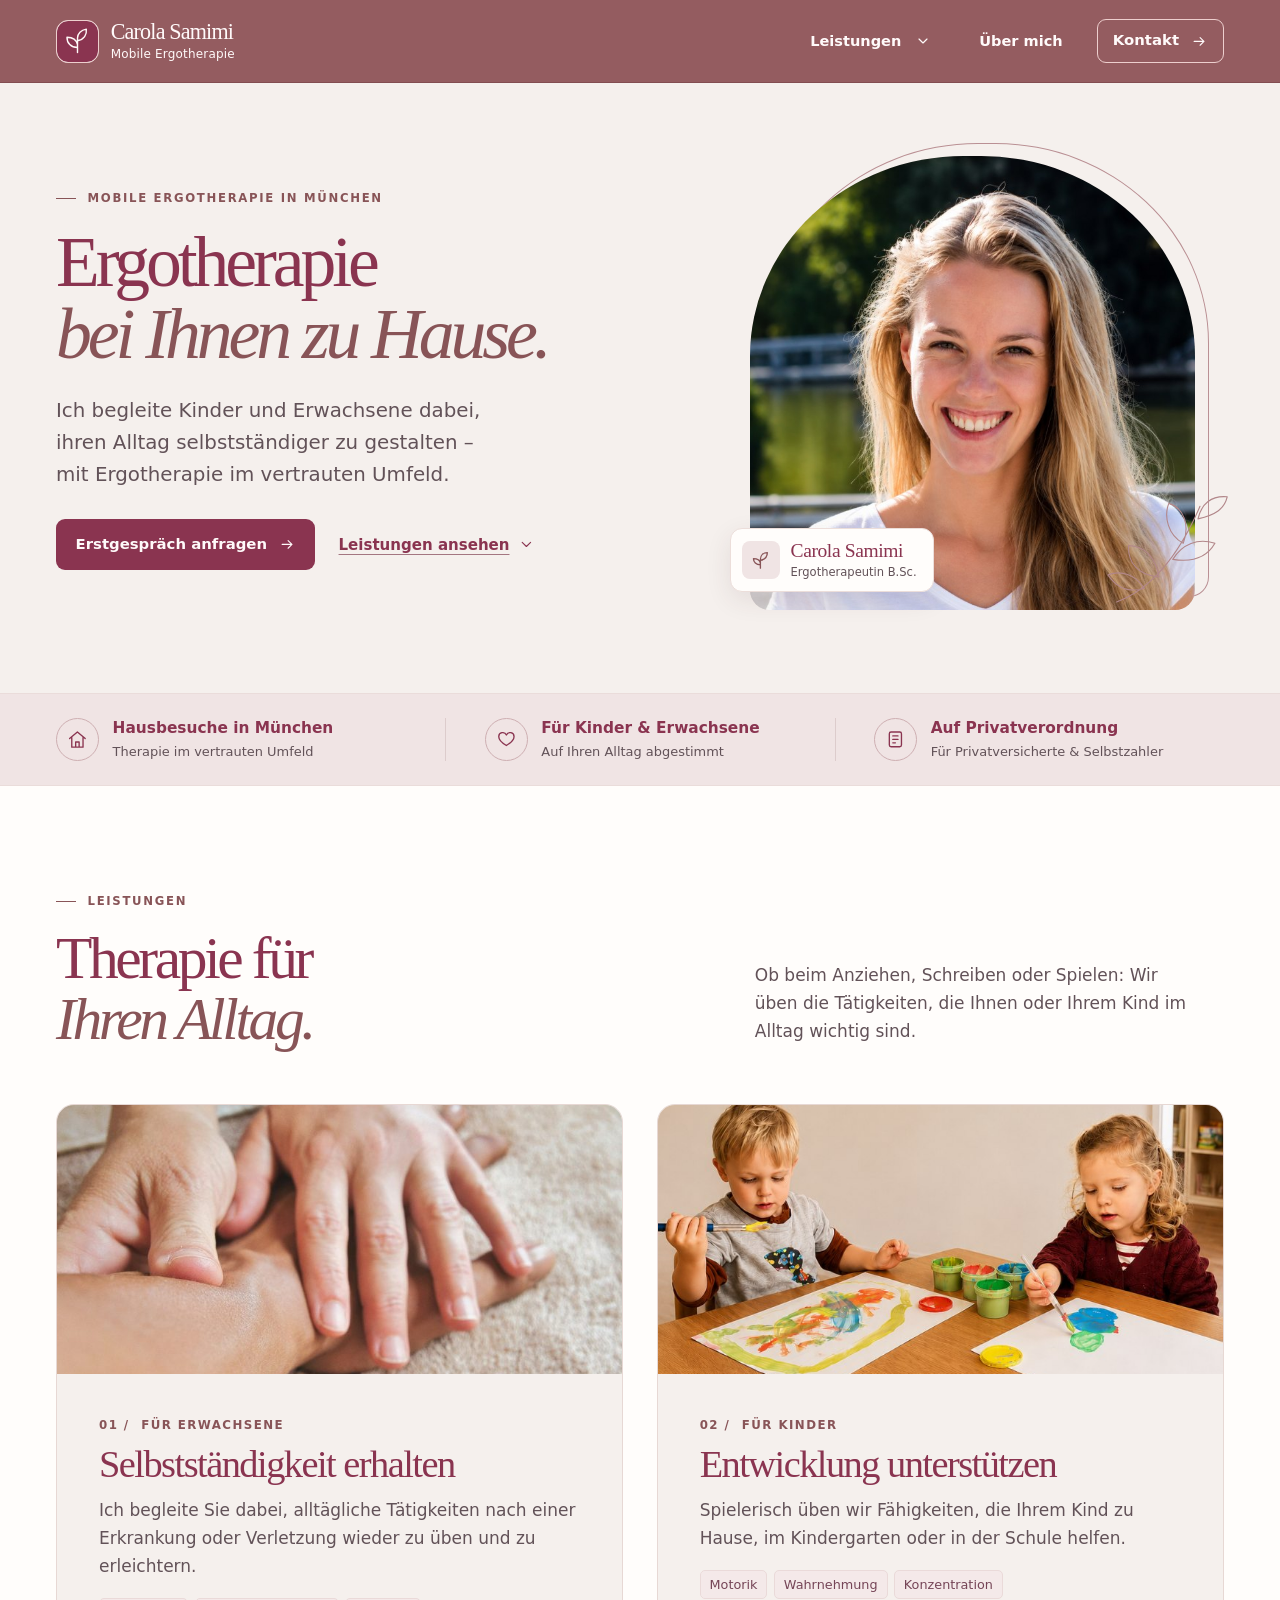
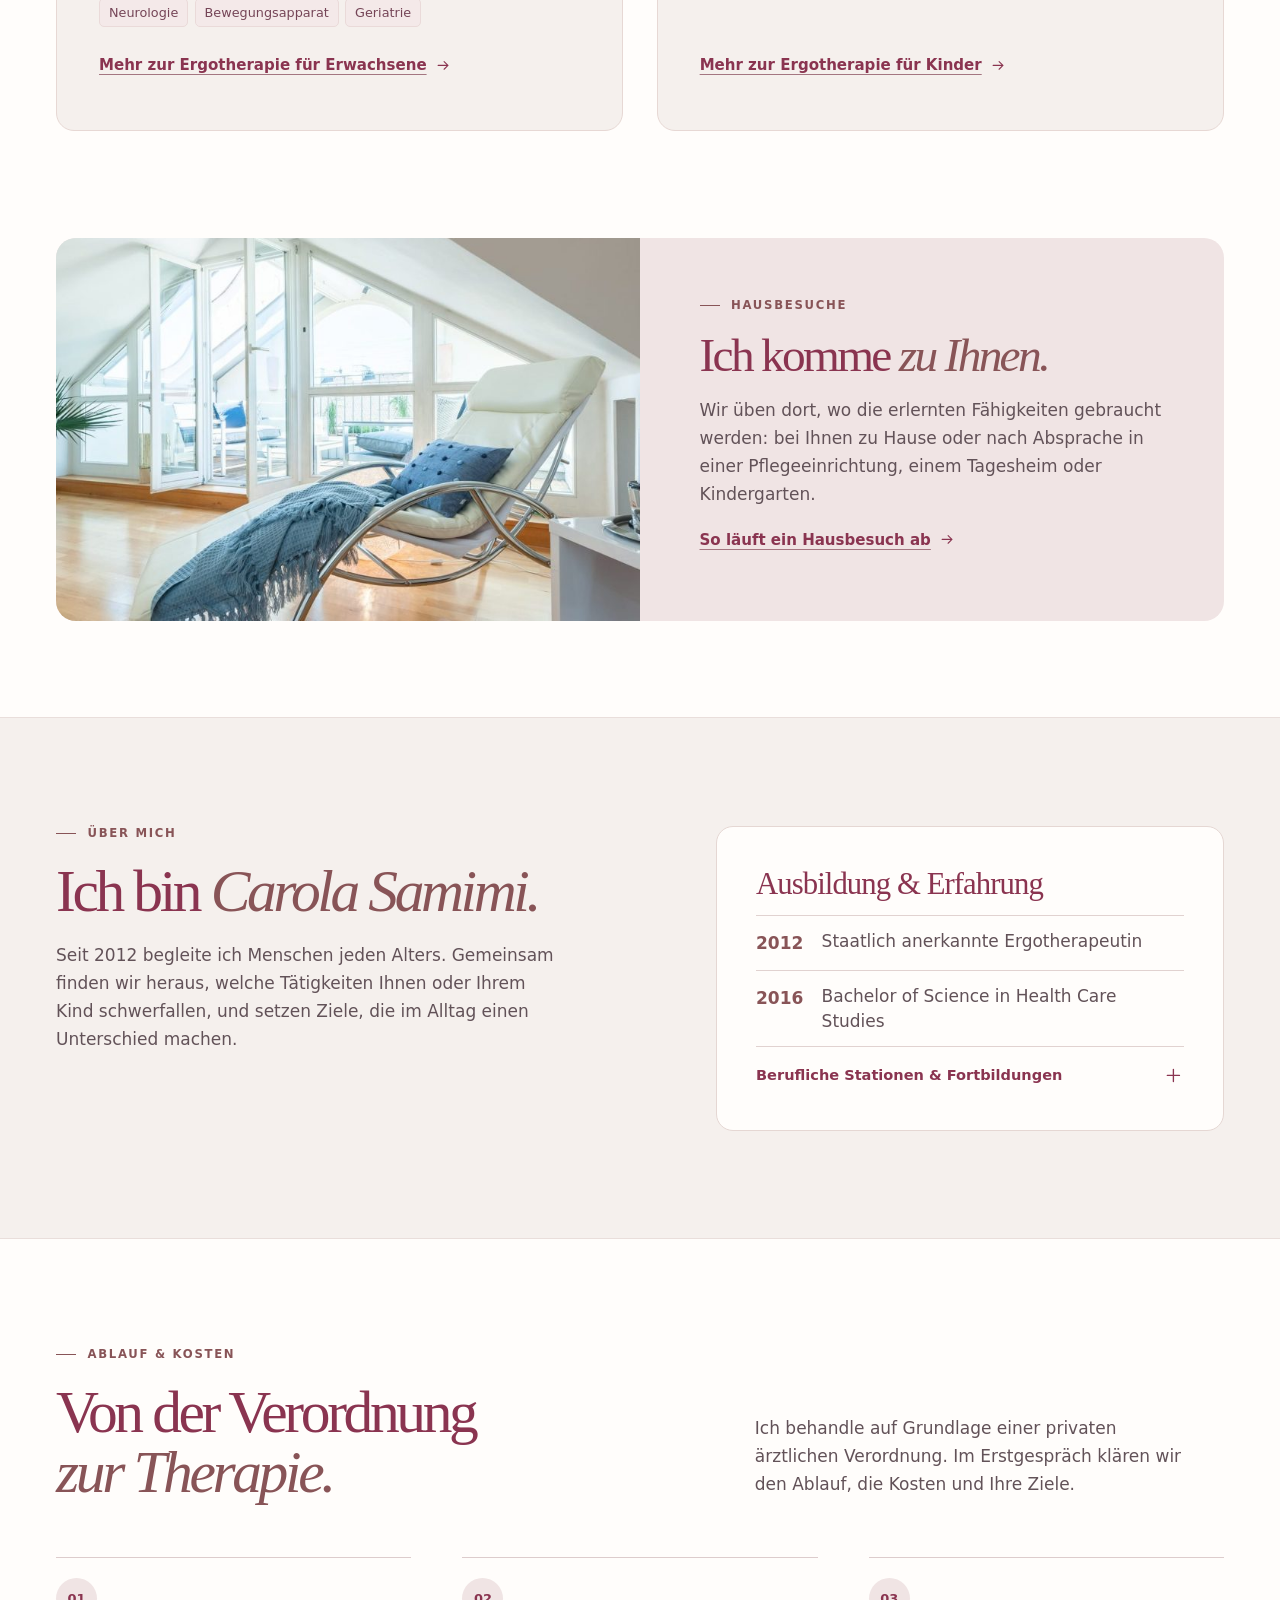
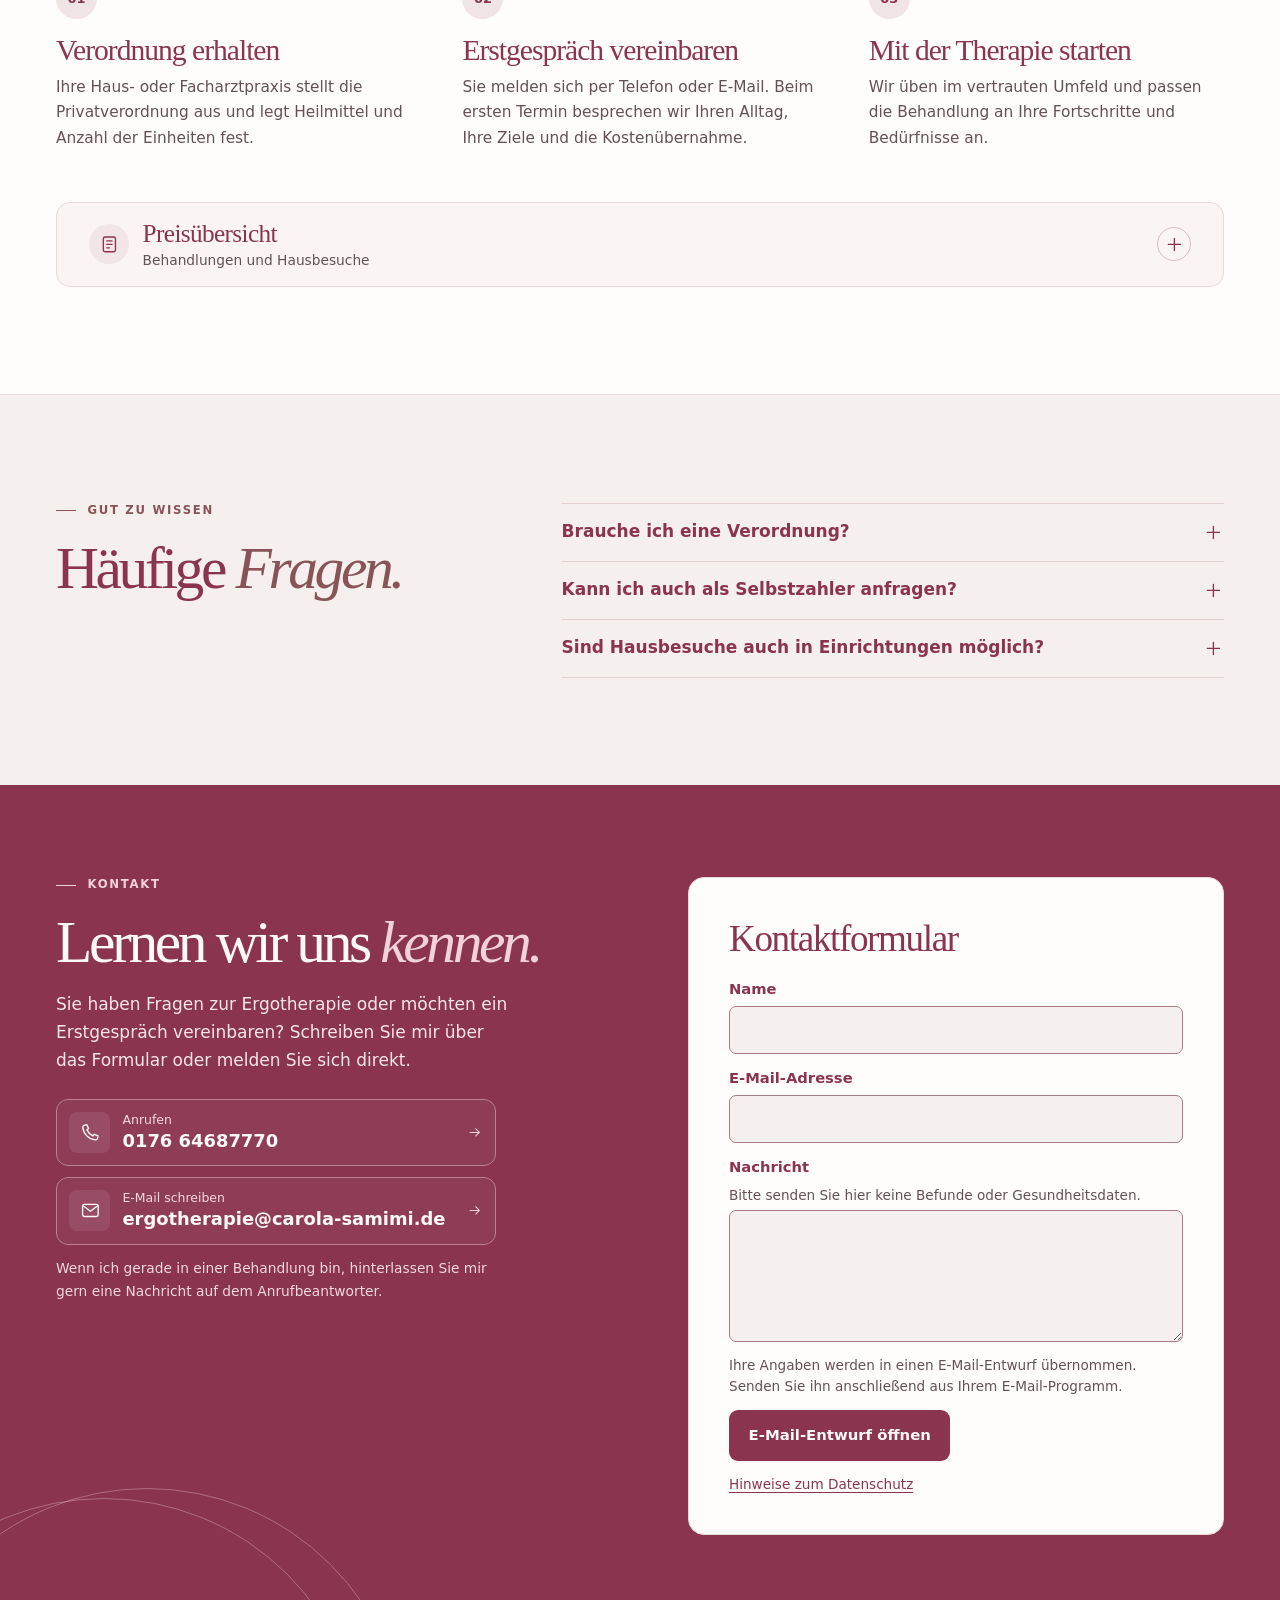
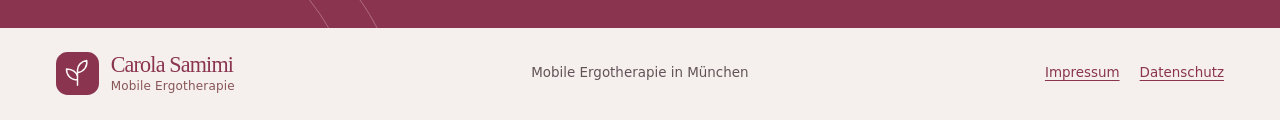
<file: ergotherapie-prototyp/index.html>
<!doctype html>
<html lang="de">
<head>
  <meta charset="utf-8">
  <meta name="viewport" content="width=device-width, initial-scale=1">
  <meta name="description" content="Mobile Ergotherapie für Kinder und Erwachsene in München. Carola Samimi begleitet Sie zu Hause und in Einrichtungen, auf privater ärztlicher Verordnung.">
  <meta name="theme-color" content="#945c60">
  <meta name="robots" content="noindex, nofollow">
  <title>Carola Samimi | Mobile Ergotherapie in München</title>
  <link rel="icon" href="./assets/mark.svg" type="image/svg+xml">
  <link rel="stylesheet" href="./assets/site.css">
  <script src="./assets/site.js" defer></script>
</head>
<body>
<a class="skip-link" href="#inhalt">Zum Inhalt springen</a>
<header class="site-header"><div class="container header-inner">
  <a class="brand" href="./index.html" aria-label="Carola Samimi – Startseite"><img src="./assets/mark.svg" width="44" height="44" alt=""><span class="brand-text"><strong>Carola Samimi</strong><span>Mobile Ergotherapie</span></span></a>
  <button type="button" class="menu-toggle" aria-expanded="false" aria-controls="hauptnavigation" data-menu-toggle hidden><span>Menü</span><svg class="icon menu-open" viewBox="0 0 24 24" fill="none" stroke="currentColor" stroke-width="1.55" stroke-linecap="round" stroke-linejoin="round" aria-hidden="true"><path d="M4 7h16M4 12h16M4 17h16"/></svg><svg class="icon menu-close" viewBox="0 0 24 24" fill="none" stroke="currentColor" stroke-width="1.55" stroke-linecap="round" stroke-linejoin="round" aria-hidden="true"><path d="m6 6 12 12M6 18 18 6"/></svg></button>
  <nav class="site-nav" id="hauptnavigation" aria-label="Hauptnavigation">
    <div class="nav-group">
      <a class="nav-group-link" href="#leistungen">Leistungen</a>
      <details class="nav-submenu" data-service-menu>
        <summary aria-label="Untermenü Leistungen" title="Untermenü Leistungen">
          <svg class="icon" viewBox="0 0 24 24" fill="none" stroke="currentColor" stroke-width="1.75" stroke-linecap="round" stroke-linejoin="round" aria-hidden="true"><path d="m6 9 6 6 6-6"/></svg>
        </summary>
        <ul class="nav-submenu-links">
          <li><a href="leistungen/ergotherapie-bei-erwachsenen/index.html">Ergotherapie bei Erwachsenen</a></li>
          <li><a href="leistungen/ergotherapie-bei-kindern/index.html">Ergotherapie bei Kindern</a></li>
          <li><a href="#ablauf">Ablauf und Kosten</a></li>
        </ul>
      </details>
    </div>
    <a href="#ueber-mich">Über mich</a>
    <a class="button button-nav" href="#kontakt">Kontakt <svg class="icon " viewBox="0 0 24 24" fill="none" stroke="currentColor" stroke-width="1.55" stroke-linecap="round" stroke-linejoin="round" aria-hidden="true"><path d="M4.5 12h14m-5.5-5.5 5.5 5.5-5.5 5.5"/></svg></a>
  </nav>
</div></header>
<main id="inhalt" tabindex="-1">
<section class="hero" id="start" aria-labelledby="start-titel">
  <div class="container hero-layout">
    <div class="hero-copy">
      <p class="eyebrow"><span aria-hidden="true"></span>Mobile Ergotherapie in München</p>
      <h1 id="start-titel">Ergotherapie <em>bei Ihnen zu Hause.</em></h1>
      <p class="hero-intro">Ich begleite Kinder und Erwachsene dabei, ihren Alltag selbstständiger zu gestalten – mit Ergotherapie im vertrauten Umfeld.</p>
      <div class="hero-actions">
        <a class="button button-primary" href="#kontakt">Erstgespräch anfragen <svg class="icon " viewBox="0 0 24 24" fill="none" stroke="currentColor" stroke-width="1.55" stroke-linecap="round" stroke-linejoin="round" aria-hidden="true"><path d="M4.5 12h14m-5.5-5.5 5.5 5.5-5.5 5.5"/></svg></a>
        <a class="text-link hero-secondary" href="#leistungen">Leistungen ansehen <svg class="icon " viewBox="0 0 24 24" fill="none" stroke="currentColor" stroke-width="1.55" stroke-linecap="round" stroke-linejoin="round" aria-hidden="true"><path d="m6 9 6 6 6-6"/></svg></a>
      </div>
    </div>
    <figure class="hero-figure">
      <div class="hero-outline" aria-hidden="true"></div>
      <div class="hero-photo"><img src="assets/carola-samimi.jpg" width="768" height="698" fetchpriority="high" alt="Porträt von Carola Samimi"></div>
      <svg class="hero-botanical" viewBox="0 0 132 139" fill="none" aria-hidden="true">
        <path d="M17 126C49 108 72 71 86 16M56 94c-22 2-34-10-36-27 16-2 29 7 36 27Zm11-20c20 0 34-7 40-23-18-3-33 6-40 23Zm8-18C58 50 51 32 54 18c16 2 25 19 21 38Zm11-27c17-7 25-14 26-27-16 1-25 11-26 27ZM43 108c-16 7-28 4-39-8 12-7 28-5 39 8Z" stroke="currentColor" stroke-width="1.15" stroke-linecap="round" stroke-linejoin="round"/>
      </svg>
      <figcaption><span class="signature-mark"><svg class="icon " viewBox="0 0 24 24" fill="none" stroke="currentColor" stroke-width="1.55" stroke-linecap="round" stroke-linejoin="round" aria-hidden="true"><path d="M12 21V11c0-5 3.5-8 8-8 0 5-2 8-8 9M12 17c-5 0-8-3.2-8-7 4.7 0 7.3 1.6 8 5"/></svg></span><span><strong>Carola Samimi</strong><small>Ergotherapeutin B.Sc.</small></span></figcaption>
    </figure>
  </div>
</section>
<section class="facts" aria-label="Das Angebot auf einen Blick">
  <div class="container facts-inner">
    <div class="fact"><span class="fact-icon"><svg class="icon " viewBox="0 0 24 24" fill="none" stroke="currentColor" stroke-width="1.55" stroke-linecap="round" stroke-linejoin="round" aria-hidden="true"><path d="m3 11 9-7.5 9 7.5M5.5 9.5V21h13V9.5M10 21v-6h4v6"/></svg></span><div><strong>Hausbesuche in München</strong><span>Therapie im vertrauten Umfeld</span></div></div>
    <div class="fact"><span class="fact-icon"><svg class="icon " viewBox="0 0 24 24" fill="none" stroke="currentColor" stroke-width="1.55" stroke-linecap="round" stroke-linejoin="round" aria-hidden="true"><path d="M20.8 8.8c0 4.8-8.8 10.2-8.8 10.2S3.2 13.6 3.2 8.8a4.6 4.6 0 0 1 8.8-1.9 4.6 4.6 0 0 1 8.8 1.9Z"/></svg></span><div><strong>Für Kinder &amp; Erwachsene</strong><span>Auf Ihren Alltag abgestimmt</span></div></div>
    <div class="fact"><span class="fact-icon"><svg class="icon " viewBox="0 0 24 24" fill="none" stroke="currentColor" stroke-width="1.55" stroke-linecap="round" stroke-linejoin="round" aria-hidden="true"><rect x="5" y="3.5" width="14" height="17" rx="2"/><path d="M9 8h6m-6 4h6m-6 4h3"/></svg></span><div><strong>Auf Privatverordnung</strong><span>Für Privatversicherte &amp; Selbstzahler</span></div></div>
  </div>
</section>
<section id="leistungen" class="services section" aria-labelledby="leistungen-titel">
  <div class="container">
    <div class="section-heading split-heading">
      <div><p class="eyebrow"><span aria-hidden="true"></span>Leistungen</p><h2 id="leistungen-titel">Therapie für<br class="desktop-only"> <em>Ihren Alltag.</em></h2></div>
      <p>Ob beim Anziehen, Schreiben oder Spielen: Wir üben die Tätigkeiten, die Ihnen oder Ihrem Kind im Alltag wichtig sind.</p>
    </div>
    <div class="service-grid">
      <article class="service-card service-erwachsenen">
  <div class="service-image"><img src="assets/ergotherapie-erwachsene.jpg" width="768" height="768" loading="lazy" alt=""></div>
  <div class="service-body">
    <p class="service-kicker"><span>01 /</span> Für Erwachsene</p>
    <h3>Selbstständigkeit erhalten</h3>
    <p>Ich begleite Sie dabei, alltägliche Tätigkeiten nach einer Erkrankung oder Verletzung wieder zu üben und zu erleichtern.</p>
    <ul class="service-topics"><li>Neurologie</li><li>Bewegungsapparat</li><li>Geriatrie</li></ul>
    <a class="text-link" href="leistungen/ergotherapie-bei-erwachsenen/index.html">Mehr zur Ergotherapie für Erwachsene <svg class="icon " viewBox="0 0 24 24" fill="none" stroke="currentColor" stroke-width="1.55" stroke-linecap="round" stroke-linejoin="round" aria-hidden="true"><path d="M4.5 12h14m-5.5-5.5 5.5 5.5-5.5 5.5"/></svg></a>
  </div>
</article>
      <article class="service-card service-kindern">
  <div class="service-image"><img src="assets/ergotherapie-kinder.jpg" width="768" height="768" loading="lazy" alt=""></div>
  <div class="service-body">
    <p class="service-kicker"><span>02 /</span> Für Kinder</p>
    <h3>Entwicklung unterstützen</h3>
    <p>Spielerisch üben wir Fähigkeiten, die Ihrem Kind zu Hause, im Kindergarten oder in der Schule helfen.</p>
    <ul class="service-topics"><li>Motorik</li><li>Wahrnehmung</li><li>Konzentration</li></ul>
    <a class="text-link" href="leistungen/ergotherapie-bei-kindern/index.html">Mehr zur Ergotherapie für Kinder <svg class="icon " viewBox="0 0 24 24" fill="none" stroke="currentColor" stroke-width="1.55" stroke-linecap="round" stroke-linejoin="round" aria-hidden="true"><path d="M4.5 12h14m-5.5-5.5 5.5 5.5-5.5 5.5"/></svg></a>
  </div>
</article>
    </div>
  </div>
</section>
<section class="home-visit" aria-labelledby="hausbesuch-titel">
  <div class="container">
    <div class="visit-panel">
      <div class="visit-visual"><img src="assets/hausbesuch.jpg" width="768" height="768" alt="Hell eingerichtetes Wohnzimmer" loading="lazy"></div>
      <div class="visit-copy">
        <p class="eyebrow"><span aria-hidden="true"></span>Hausbesuche</p>
        <h2 id="hausbesuch-titel">Ich komme <em>zu Ihnen.</em></h2>
        <p>Wir üben dort, wo die erlernten Fähigkeiten gebraucht werden: bei Ihnen zu Hause oder nach Absprache in einer Pflegeeinrichtung, einem Tagesheim oder Kindergarten.</p>
        <a class="text-link" href="#ablauf">So läuft ein Hausbesuch ab <svg class="icon " viewBox="0 0 24 24" fill="none" stroke="currentColor" stroke-width="1.55" stroke-linecap="round" stroke-linejoin="round" aria-hidden="true"><path d="M4.5 12h14m-5.5-5.5 5.5 5.5-5.5 5.5"/></svg></a>
      </div>
    </div>
  </div>
</section>
<section id="ueber-mich" class="about section" aria-labelledby="ueber-titel">
  <div class="container about-grid">
    <div class="about-intro"><p class="eyebrow"><span aria-hidden="true"></span>Über mich</p><h2 id="ueber-titel">Ich bin <em>Carola Samimi.</em></h2><p>Seit 2012 begleite ich Menschen jeden Alters. Gemeinsam finden wir heraus, welche Tätigkeiten Ihnen oder Ihrem Kind schwerfallen, und setzen Ziele, die im Alltag einen Unterschied machen.</p></div>
    <div class="credentials">
      <h3>Ausbildung &amp; Erfahrung</h3>
      <dl>
        <div><dt>2012</dt><dd>Staatlich anerkannte Ergotherapeutin</dd></div>
        <div><dt>2016</dt><dd>Bachelor of Science in Health Care Studies</dd></div>
      </dl>
      <details class="faq-item credential-details"><summary>Berufliche Stationen &amp; Fortbildungen <svg class="icon " viewBox="0 0 24 24" fill="none" stroke="currentColor" stroke-width="1.55" stroke-linecap="round" stroke-linejoin="round" aria-hidden="true"><path d="M12 5v14M5 12h14"/></svg></summary><p>Fachliche Leitung bei Therapie am Rotkreuzplatz und im Förder- und Lernzentrum Aubing, Ausbildungsanleitung und Diagnostik im Sozialpädiatrischen Zentrum des Klinikums Dritter Orden.</p><p>Fortbildungen unter anderem in Handrehabilitation, Parkinson, sensorischer Integration, Grafomotorik und ergotherapeutischem Training bei ADHS.</p></details>
    </div>
  </div>
</section>
<section id="ablauf" class="process section" aria-labelledby="ablauf-titel">
  <div class="container">
    <div class="section-heading split-heading">
      <div><p class="eyebrow"><span aria-hidden="true"></span>Ablauf & Kosten</p><h2 id="ablauf-titel">Von der Verordnung<br class="desktop-only"> <em>zur Therapie.</em></h2></div>
      <p>Ich behandle auf Grundlage einer privaten ärztlichen Verordnung. Im Erstgespräch klären wir den Ablauf, die Kosten und Ihre Ziele.</p>
    </div>
    <ol class="steps">
      <li><span class="step-number" aria-hidden="true">01</span><h3>Verordnung erhalten</h3><p>Ihre Haus- oder Facharztpraxis stellt die Privatverordnung aus und legt Heilmittel und Anzahl der Einheiten fest.</p></li>
      <li><span class="step-number" aria-hidden="true">02</span><h3>Erstgespräch vereinbaren</h3><p>Sie melden sich per Telefon oder E-Mail. Beim ersten Termin besprechen wir Ihren Alltag, Ihre Ziele und die Kostenübernahme.</p></li>
      <li><span class="step-number" aria-hidden="true">03</span><h3>Mit der Therapie starten</h3><p>Wir üben im vertrauten Umfeld und passen die Behandlung an Ihre Fortschritte und Bedürfnisse an.</p></li>
    </ol>
    <details class="price-panel" id="preise">
      <summary><span class="price-symbol"><svg class="icon " viewBox="0 0 24 24" fill="none" stroke="currentColor" stroke-width="1.55" stroke-linecap="round" stroke-linejoin="round" aria-hidden="true"><rect x="5" y="3.5" width="14" height="17" rx="2"/><path d="M9 8h6m-6 4h6m-6 4h3"/></svg></span><span class="price-caption"><strong>Preisübersicht</strong><span>Behandlungen und Hausbesuche</span></span><span class="price-toggle"><svg class="icon " viewBox="0 0 24 24" fill="none" stroke="currentColor" stroke-width="1.55" stroke-linecap="round" stroke-linejoin="round" aria-hidden="true"><path d="M12 5v14M5 12h14"/></svg></span></summary>
      <div class="price-content">
        <table><caption class="sr-only">Preise für ergotherapeutische Leistungen</caption><thead><tr><th scope="col">Leistung</th><th scope="col">Preis</th></tr></thead><tbody><tr><th scope="row">Motorisch-funktionelle Behandlung<span>30 Min.</span></th><td>68,00 €</td></tr><tr><th scope="row">Hirnleistungstraining<span>30 Min.</span></th><td>68,00 €</td></tr><tr><th scope="row">Sensomotorisch-perzeptive Behandlung<span>45 Min.</span></th><td>91,00 €</td></tr><tr><th scope="row">Psychisch-funktionelle Behandlung<span>60 Min.</span></th><td>114,00 €</td></tr><tr><th scope="row">Hausbesuch zu Hause</th><td>33,00 €</td></tr><tr><th scope="row">Hausbesuch im Heim</th><td>21,00 €</td></tr><tr><th scope="row">Thermische Anwendung</th><td>10,00 €</td></tr><tr><th scope="row">Analyse des ergotherapeutischen Bedarfs<span>einmalig</span></th><td>50,00 €</td></tr></tbody></table>
        <p>Ob und in welcher Höhe Ihre Versicherung die Kosten übernimmt, klären Sie am besten vorab mit Ihrer Versicherung.</p>
      </div>
    </details>
  </div>
</section>
<section class="faq section" aria-labelledby="fragen-titel">
  <div class="container faq-grid">
    <div><p class="eyebrow"><span aria-hidden="true"></span>Gut zu wissen</p><h2 id="fragen-titel">Häufige <em>Fragen.</em></h2></div>
    <div class="faq-list">
      <details class="faq-item"><summary>Brauche ich eine Verordnung?<svg class="icon " viewBox="0 0 24 24" fill="none" stroke="currentColor" stroke-width="1.55" stroke-linecap="round" stroke-linejoin="round" aria-hidden="true"><path d="M12 5v14M5 12h14"/></svg></summary><p>Ja. Die Behandlung erfolgt auf Grundlage einer privaten ärztlichen Verordnung. Ihre Hausarzt- oder Facharztpraxis kann diese ausstellen.</p></details>
      <details class="faq-item"><summary>Kann ich auch als Selbstzahler anfragen?<svg class="icon " viewBox="0 0 24 24" fill="none" stroke="currentColor" stroke-width="1.55" stroke-linecap="round" stroke-linejoin="round" aria-hidden="true"><path d="M12 5v14M5 12h14"/></svg></summary><p>Ja. Das Angebot richtet sich an Privatversicherte und Selbstzahler mit privater ärztlicher Verordnung. Die Kosten besprechen wir vor Beginn der Behandlung.</p></details>
      <details class="faq-item"><summary>Sind Hausbesuche auch in Einrichtungen möglich?<svg class="icon " viewBox="0 0 24 24" fill="none" stroke="currentColor" stroke-width="1.55" stroke-linecap="round" stroke-linejoin="round" aria-hidden="true"><path d="M12 5v14M5 12h14"/></svg></summary><p>Ja, nach Absprache komme ich auch in Pflegeeinrichtungen, Tagesheime oder Kindergärten. Fragen Sie gerne nach, ob ein Besuch an Ihrem Standort möglich ist.</p></details>
    </div>
  </div>
</section>
<section id="kontakt" class="contact-section" aria-labelledby="kontakt-titel">
  <div class="container contact-inner">
    <div class="contact-copy">
      <p class="eyebrow"><span aria-hidden="true"></span>Kontakt</p>
      <h2 id="kontakt-titel">Lernen wir uns <em>kennen.</em></h2>
      <p>Sie haben Fragen zur Ergotherapie oder möchten ein Erstgespräch vereinbaren? Schreiben Sie mir über das Formular oder melden Sie sich direkt.</p>
      <div class="contact-actions">
      <a class="contact-link" href="tel:+4917664687770"><span class="contact-symbol"><svg class="icon " viewBox="0 0 24 24" fill="none" stroke="currentColor" stroke-width="1.55" stroke-linecap="round" stroke-linejoin="round" aria-hidden="true"><path d="m7.8 3-3.1.8a2 2 0 0 0-1.5 2.1c.8 8.1 6.7 14 14.8 14.8a2 2 0 0 0 2.1-1.5l.8-3.1-4.4-1.9-1.6 1.9A14.1 14.1 0 0 1 8 9.1l1.9-1.6L7.8 3Z"/></svg></span><span><small>Anrufen</small><strong>0176 64687770</strong></span><svg class="icon contact-arrow" viewBox="0 0 24 24" fill="none" stroke="currentColor" stroke-width="1.55" stroke-linecap="round" stroke-linejoin="round" aria-hidden="true"><path d="M4.5 12h14m-5.5-5.5 5.5 5.5-5.5 5.5"/></svg></a>
      <a class="contact-link" href="mailto:ergotherapie@carola-samimi.de"><span class="contact-symbol"><svg class="icon " viewBox="0 0 24 24" fill="none" stroke="currentColor" stroke-width="1.55" stroke-linecap="round" stroke-linejoin="round" aria-hidden="true"><rect x="3" y="5" width="18" height="14" rx="2"/><path d="m4 7 8 6 8-6"/></svg></span><span><small>E-Mail schreiben</small><strong>ergotherapie@carola-samimi.de</strong></span><svg class="icon contact-arrow" viewBox="0 0 24 24" fill="none" stroke="currentColor" stroke-width="1.55" stroke-linecap="round" stroke-linejoin="round" aria-hidden="true"><path d="M4.5 12h14m-5.5-5.5 5.5 5.5-5.5 5.5"/></svg></a>
      <p>Wenn ich gerade in einer Behandlung bin, hinterlassen Sie mir gern eine Nachricht auf dem Anrufbeantworter.</p>
      </div>
    </div>
    <form class="contact-form" action="mailto:ergotherapie@carola-samimi.de" method="post" aria-labelledby="kontaktformular-titel" data-contact-form hidden>
      <h3 id="kontaktformular-titel">Kontaktformular</h3>
      <div class="contact-fields">
        <label for="anfrage-name">Name</label>
        <input id="anfrage-name" name="name" autocomplete="name" maxlength="90" required>
        <label for="anfrage-email">E-Mail-Adresse</label>
        <input id="anfrage-email" name="email" type="email" autocomplete="email" maxlength="254" required>
        <label for="anfrage-nachricht">Nachricht</label>
        <p id="anfrage-hinweis">Bitte senden Sie hier keine Befunde oder Gesundheitsdaten.</p>
        <textarea id="anfrage-nachricht" name="message" rows="4" maxlength="900" aria-describedby="anfrage-hinweis" required></textarea>
      </div>
      <p class="form-note" data-contact-note>Ihre Angaben werden in einen E-Mail-Entwurf übernommen. Senden Sie ihn anschließend aus Ihrem E-Mail-Programm.</p>
      <button class="button button-primary" type="submit" data-contact-submit>E-Mail-Entwurf öffnen</button>
      <p class="form-note"><a href="./datenschutzvereinbarung/index.html">Hinweise zum Datenschutz</a></p>
    </form>
  </div>
</section>
</main>
<footer class="site-footer"><div class="container footer-inner">
  <a class="brand" href="./index.html" aria-label="Carola Samimi – Startseite"><img src="./assets/mark.svg" width="44" height="44" alt=""><span class="brand-text"><strong>Carola Samimi</strong><span>Mobile Ergotherapie</span></span></a>
  <p>Mobile Ergotherapie in München</p>
  <nav aria-label="Rechtliche Informationen"><a href="./impressum/index.html">Impressum</a><a href="./datenschutzvereinbarung/index.html">Datenschutz</a></nav>
</div></footer>
</body>
</html>
</file>
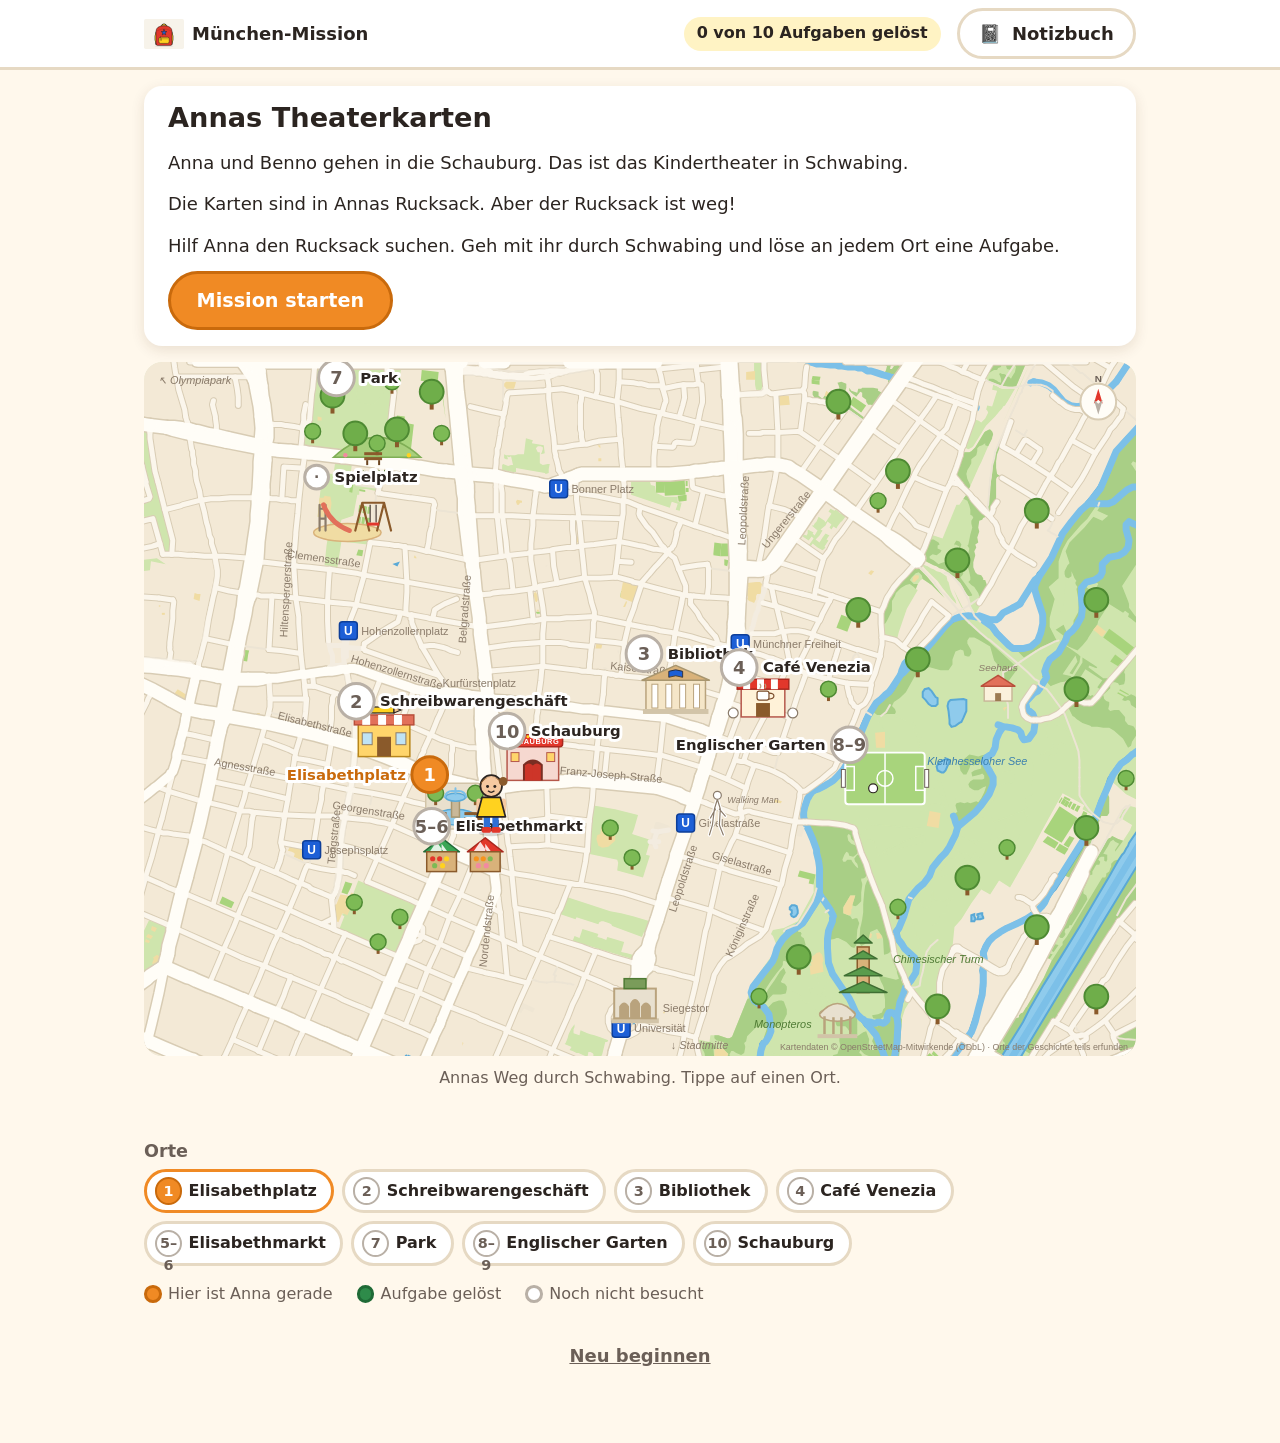
<file: halloanna/index.html>
<!doctype html>
<html lang="de">
<head>
  <meta charset="utf-8">
  <meta name="viewport" content="width=device-width, initial-scale=1">
  <meta name="color-scheme" content="light">
  <title>München-Mission · Annas Theaterkarten</title>
  <link rel="icon" href="assets/rucksack-blauer-stern.svg" type="image/svg+xml">
  <link rel="stylesheet" href="styles.css">
</head>
<body>
  <a class="sprunglink" href="#hauptinhalt">Zum Inhalt springen</a>

  <header class="kopf">
    <div class="kopf-innen">
      <p class="marke">
        <img class="marke-bild" src="assets/rucksack-blauer-stern.svg" alt="" width="40" height="30">
        <span>München-Mission</span>
      </p>
      <p class="fortschritt" id="fortschritt">0 von 10 Aufgaben gelöst</p>
      <button type="button" class="knopf knopf-neben" id="knopf-notizbuch">
        <span aria-hidden="true">📓</span><span class="kopf-knopf-text">Notizbuch</span>
      </button>
    </div>
  </header>

  <!-- Die Karte ist die Bühne. Szenen öffnen sich als Fenster darüber. -->
  <main id="hauptinhalt" class="buehne">

    <section class="leiste" id="leiste" aria-labelledby="leiste-titel">
      <h1 id="leiste-titel" tabindex="-1">Annas Theaterkarten</h1>
      <div class="leiste-text" id="leiste-text"></div>
      <div class="knopfzeile">
        <button type="button" class="knopf knopf-haupt" id="knopf-leiste">Mission starten</button>
      </div>
    </section>

    <figure class="karte" id="karte">
      <div class="karte-scroll" id="karte-scroll">
        <div class="karte-rahmen">
          <img class="karte-bild" src="assets/karte.svg" alt="" width="1000" height="700">
          <svg class="karte-ebene" id="karte-ebene" viewBox="0 0 1000 700" focusable="false">
            <path class="spur" id="spur-fertig" d=""></path>
            <path class="spur" id="spur-aktuell" d=""></path>
            <g id="karte-orte" role="group" aria-label="Orte auf der Karte"></g>
            <g class="anna" id="anna" aria-hidden="true" transform="translate(236 505)">
              <g class="anna-koerper">
                <g transform="translate(-23 -67) scale(1.15)">
                  <ellipse cx="20" cy="57.5" rx="11" ry="2.5" fill="#000" opacity="0.15"/>
                  <rect x="13.5" y="40" width="5.5" height="14" rx="2.5" fill="#2f6fd6"/>
                  <rect x="21" y="40" width="5.5" height="14" rx="2.5" fill="#2f6fd6"/>
                  <rect x="11.5" y="52" width="8.5" height="5" rx="2.5" fill="#e2372b"/>
                  <rect x="20" y="52" width="8.5" height="5" rx="2.5" fill="#e2372b"/>
                  <rect x="7" y="27" width="4.5" height="13" rx="2.2" fill="#f6c9a0"/>
                  <rect x="28.5" y="27" width="4.5" height="13" rx="2.2" fill="#f6c9a0"/>
                  <path d="M12 26 h16 l4.5 17 h-25 z" fill="#ffd21f" stroke="#2b2420" stroke-width="1.5" stroke-linejoin="round"/>
                  <circle cx="20" cy="16" r="9.5" fill="#f6c9a0" stroke="#2b2420" stroke-width="1.5"/>
                  <path d="M10.5 15 q9.5 -14 19 0 q-1 -6 -9.5 -7 q-8.5 1 -9.5 7 z" fill="#8a5a2b"/>
                  <circle cx="30.5" cy="12" r="3.8" fill="#8a5a2b"/>
                  <circle cx="16.8" cy="16.5" r="1.3" fill="#2b2420"/>
                  <circle cx="23.2" cy="16.5" r="1.3" fill="#2b2420"/>
                  <path d="M17.5 20.5 q2.5 2.2 5 0" stroke="#2b2420" stroke-width="1.2" fill="none" stroke-linecap="round"/>
                </g>
              </g>
              <g class="anna-blase" id="anna-blase" visibility="hidden">
                <rect id="anna-blase-rahmen" x="-50" y="-104" width="100" height="30" rx="9"/>
                <path d="M-7 -75 L0 -66 L7 -75 Z"/>
                <text id="anna-blase-text" x="0" y="-83" text-anchor="middle"></text>
              </g>
            </g>
          </svg>
        </div>
      </div>
      <figcaption class="karte-beschriftung" id="karte-beschriftung">
        Annas Weg durch Schwabing. Tippe auf einen Ort.
      </figcaption>
    </figure>
    <p class="karte-status" id="karte-status" role="status" aria-live="polite"></p>

    <section class="orte" aria-labelledby="orte-titel">
      <h2 class="orte-titel" id="orte-titel">Orte</h2>
      <ul class="orte-liste" id="orte-liste"></ul>
    </section>

    <ul class="legende" aria-label="Zeichenerklärung">
      <li><span class="legende-punkt ist-aktuell" aria-hidden="true"></span> Hier ist Anna gerade</li>
      <li><span class="legende-punkt ist-geloest" aria-hidden="true"></span> Aufgabe gelöst</li>
      <li><span class="legende-punkt ist-offen" aria-hidden="true"></span> Noch nicht besucht</li>
    </ul>

    <p class="fusszeile">
      <button type="button" class="knopf knopf-leise" id="knopf-neustart-karte">Neu beginnen</button>
    </p>
  </main>

  <!-- Fenster über der Karte: Szene, Rückschau oder Abschluss -->
  <dialog class="fenster" id="fenster" aria-labelledby="fenster-titel">
    <div class="fenster-leiste">
      <button type="button" class="knopf knopf-neben" id="knopf-zur-karte">
        <span aria-hidden="true">←</span> Zur Karte
      </button>
      <p class="fenster-ort" id="fenster-ort"></p>
      <button type="button" class="knopf knopf-neben" id="knopf-fenster-notizbuch">
        <span aria-hidden="true">📓</span><span class="kopf-knopf-text">Notizbuch</span>
      </button>
    </div>

    <section id="ansicht-szene" hidden>
      <article class="tafel">
        <p class="tafel-oben" id="szene-nummer"></p>
        <h1 class="tafel-titel" id="szene-titel" tabindex="-1"></h1>
        <div class="erzaehlung" id="szene-text"></div>

        <h2 class="frage" id="szene-frage"></h2>
        <div class="antworten" id="szene-antworten" role="group" aria-labelledby="szene-frage"></div>

        <div class="tipp">
          <button type="button" class="knopf knopf-leise" id="knopf-tipp" aria-expanded="false" aria-controls="tipp-text">
            <span aria-hidden="true">💡</span> Tipp anzeigen
          </button>
          <p class="tipp-text" id="tipp-text" hidden></p>
        </div>

        <p class="rueckmeldung" id="szene-rueckmeldung" role="status" aria-live="polite"></p>

        <div class="danach" id="szene-danach" hidden>
          <p class="danach-text" id="danach-text"></p>
          <p class="notiz-hinweis" id="notiz-hinweis">
            <span aria-hidden="true">📓</span> <span id="notiz-hinweis-text"></span>
          </p>
          <div class="wegweiser" id="wegweiser" hidden></div>
          <button type="button" class="knopf knopf-haupt" id="knopf-weiter">Weiter</button>
        </div>
      </article>
    </section>

    <section id="ansicht-rueckschau" hidden>
      <h1 class="rueckschau-titel" id="rueckschau-titel" tabindex="-1"></h1>
      <div id="rueckschau-inhalt"></div>
    </section>

    <section id="ansicht-finale" hidden>
      <article class="tafel finale">
        <p class="tafel-oben">Schauburg · Vorstellung</p>
        <h1 class="tafel-titel" id="finale-titel" tabindex="-1">Rucksack gefunden!</h1>
        <div class="finale-bild" aria-hidden="true">
          <img src="assets/rucksack-blauer-stern.svg" alt="" width="200" height="150">
          <img class="finale-karten" src="assets/theaterkarten.svg" alt="" width="200" height="150">
        </div>
        <div class="erzaehlung" id="finale-text"></div>
        <div class="knopfzeile">
          <button type="button" class="knopf knopf-haupt" id="knopf-finale-notizbuch">Notizbuch ansehen</button>
          <button type="button" class="knopf knopf-neben" id="knopf-finale-karte">Zur Karte</button>
          <button type="button" class="knopf knopf-leise" id="knopf-finale-neustart">Neu beginnen</button>
        </div>
      </article>
    </section>
  </dialog>

  <dialog class="dialog notizbuch" id="notizbuch" aria-labelledby="notizbuch-titel">
    <div class="dialog-kopf">
      <h2 id="notizbuch-titel"><span aria-hidden="true">📓</span> Notizbuch</h2>
      <button type="button" class="knopf knopf-neben" id="knopf-notizbuch-schliessen">Schließen</button>
    </div>
    <p class="notizen-leer" id="notizbuch-leer">Noch keine Hinweise. Löse die erste Aufgabe!</p>
    <ol class="notizen" id="notizbuch-liste"></ol>
  </dialog>

  <dialog class="dialog" id="dialog-neustart" aria-labelledby="neustart-titel">
    <h2 id="neustart-titel">Neu beginnen?</h2>
    <p>Alle gelösten Aufgaben und das Notizbuch werden gelöscht. Anna fängt wieder am Elisabethplatz an.</p>
    <div class="knopfzeile">
      <button type="button" class="knopf knopf-gefahr" id="knopf-neustart-ja">Ja, neu beginnen</button>
      <button type="button" class="knopf knopf-neben" id="knopf-neustart-nein">Abbrechen</button>
    </div>
  </dialog>

  <script src="szenen.js"></script>
  <script src="spiel.js"></script>
</body>
</html>
</file>
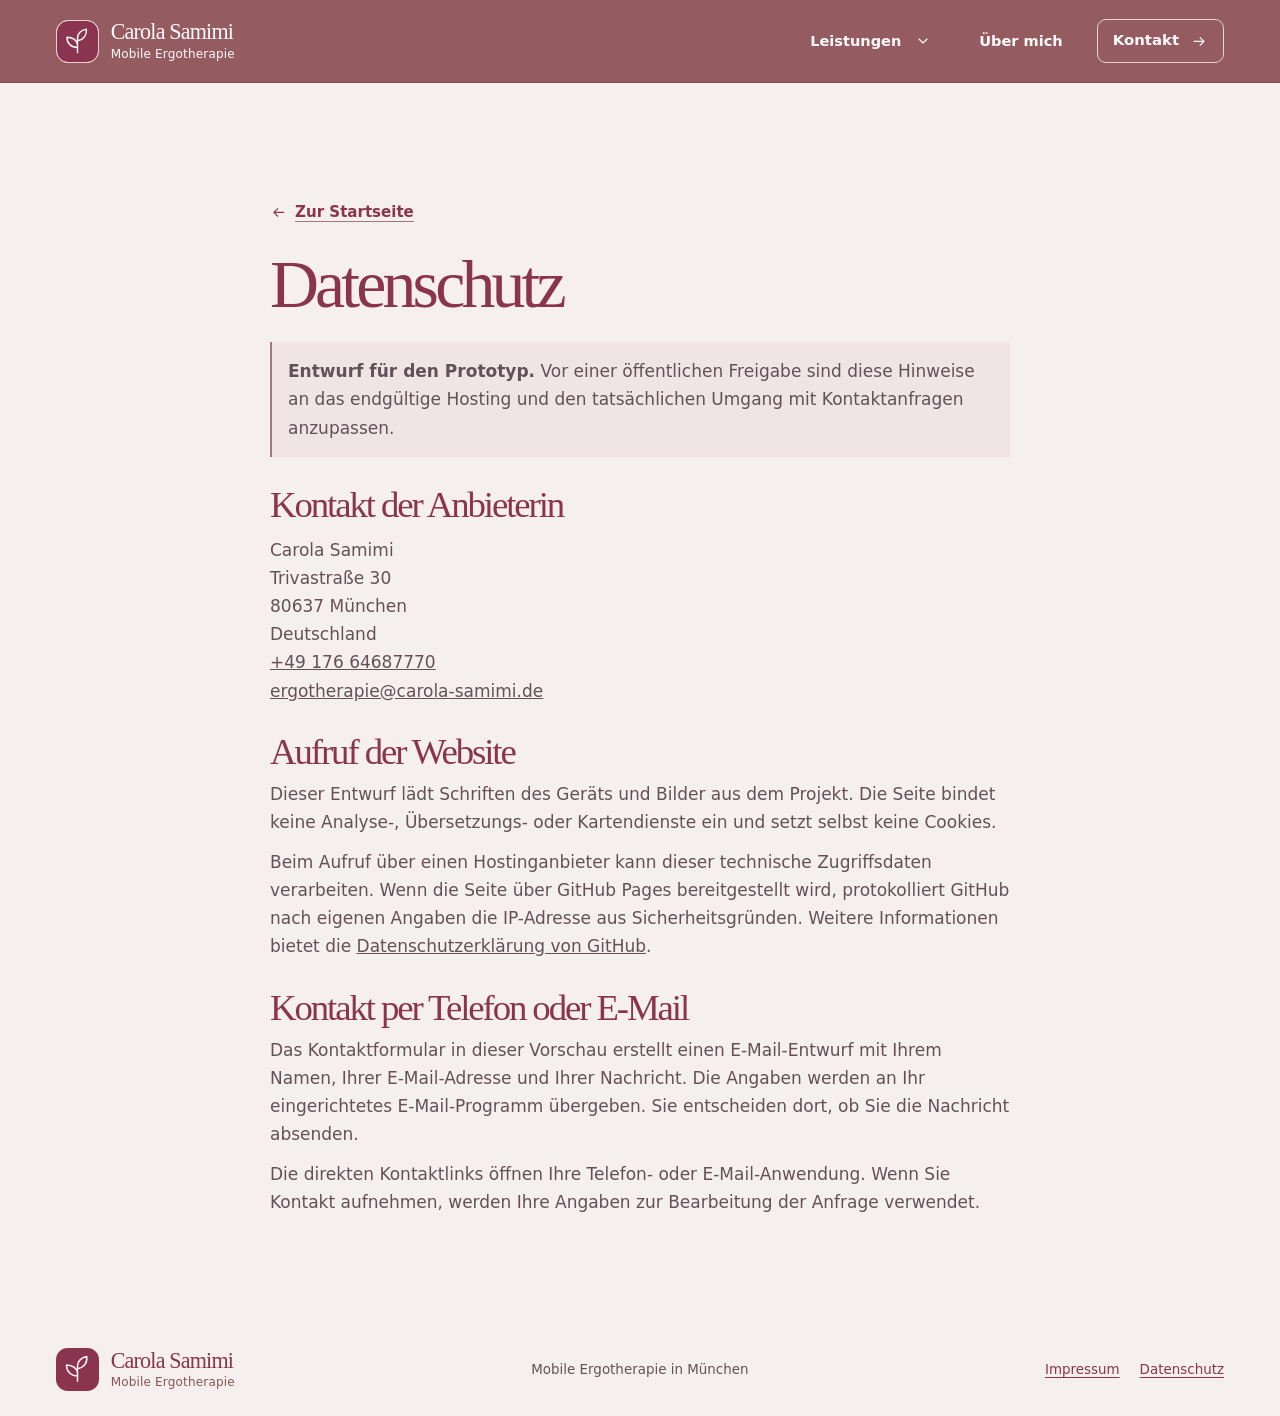
<file: ergotherapie-prototyp/datenschutzvereinbarung/index.html>
<!doctype html>
<html lang="de">
<head>
  <meta charset="utf-8">
  <meta name="viewport" content="width=device-width, initial-scale=1">
  <meta name="description" content="Datenschutzhinweise zum Website-Prototyp von Carola Samimi.">
  <meta name="theme-color" content="#945c60">
  <meta name="robots" content="noindex, nofollow">
  <title>Datenschutz | Carola Samimi</title>
  <link rel="icon" href="../assets/mark.svg" type="image/svg+xml">
  <link rel="stylesheet" href="../assets/site.css">
  <script src="../assets/site.js" defer></script>
</head>
<body>
<a class="skip-link" href="#inhalt">Zum Inhalt springen</a>
<header class="site-header"><div class="container header-inner">
  <a class="brand" href="../index.html" aria-label="Carola Samimi – Startseite"><img src="../assets/mark.svg" width="44" height="44" alt=""><span class="brand-text"><strong>Carola Samimi</strong><span>Mobile Ergotherapie</span></span></a>
  <button type="button" class="menu-toggle" aria-expanded="false" aria-controls="hauptnavigation" data-menu-toggle hidden><span>Menü</span><svg class="icon menu-open" viewBox="0 0 24 24" fill="none" stroke="currentColor" stroke-width="1.55" stroke-linecap="round" stroke-linejoin="round" aria-hidden="true"><path d="M4 7h16M4 12h16M4 17h16"/></svg><svg class="icon menu-close" viewBox="0 0 24 24" fill="none" stroke="currentColor" stroke-width="1.55" stroke-linecap="round" stroke-linejoin="round" aria-hidden="true"><path d="m6 6 12 12M6 18 18 6"/></svg></button>
  <nav class="site-nav" id="hauptnavigation" aria-label="Hauptnavigation">
    <div class="nav-group">
      <a class="nav-group-link" href="../index.html#leistungen">Leistungen</a>
      <details class="nav-submenu" data-service-menu>
        <summary aria-label="Untermenü Leistungen" title="Untermenü Leistungen">
          <svg class="icon" viewBox="0 0 24 24" fill="none" stroke="currentColor" stroke-width="1.75" stroke-linecap="round" stroke-linejoin="round" aria-hidden="true"><path d="m6 9 6 6 6-6"/></svg>
        </summary>
        <ul class="nav-submenu-links">
          <li><a href="../leistungen/ergotherapie-bei-erwachsenen/index.html">Ergotherapie bei Erwachsenen</a></li>
          <li><a href="../leistungen/ergotherapie-bei-kindern/index.html">Ergotherapie bei Kindern</a></li>
          <li><a href="../index.html#ablauf">Ablauf und Kosten</a></li>
        </ul>
      </details>
    </div>
    <a href="../index.html#ueber-mich">Über mich</a>
    <a class="button button-nav" href="../index.html#kontakt">Kontakt <svg class="icon " viewBox="0 0 24 24" fill="none" stroke="currentColor" stroke-width="1.55" stroke-linecap="round" stroke-linejoin="round" aria-hidden="true"><path d="M4.5 12h14m-5.5-5.5 5.5 5.5-5.5 5.5"/></svg></a>
  </nav>
</div></header>
<main id="inhalt" class="subpage section" tabindex="-1"><div class="container"><div class="legal-container"><a class="text-link" href="../index.html"><svg class="icon " viewBox="0 0 24 24" fill="none" stroke="currentColor" stroke-width="1.55" stroke-linecap="round" stroke-linejoin="round" aria-hidden="true"><path d="M19.5 12h-14M11 6.5 5.5 12l5.5 5.5"/></svg> Zur Startseite</a><h1>Datenschutz</h1><p class="legal-note"><strong>Entwurf für den Prototyp.</strong> Vor einer öffentlichen Freigabe sind diese Hinweise an das endgültige Hosting und den tatsächlichen Umgang mit Kontaktanfragen anzupassen.</p><h2>Kontakt der Anbieterin</h2><address>Carola Samimi<br>Trivastraße 30<br>80637 München<br>Deutschland<br><a href="tel:+4917664687770">+49 176 64687770</a><br><a href="mailto:ergotherapie@carola-samimi.de">ergotherapie@carola-samimi.de</a></address><h2>Aufruf der Website</h2><p>Dieser Entwurf lädt Schriften des Geräts und Bilder aus dem Projekt. Die Seite bindet keine Analyse-, Übersetzungs- oder Kartendienste ein und setzt selbst keine Cookies.</p><p>Beim Aufruf über einen Hostinganbieter kann dieser technische Zugriffsdaten verarbeiten. Wenn die Seite über GitHub Pages bereitgestellt wird, protokolliert GitHub nach eigenen Angaben die IP-Adresse aus Sicherheitsgründen. Weitere Informationen bietet die <a href="https://docs.github.com/en/site-policy/privacy-policies/github-general-privacy-statement" rel="noopener noreferrer">Datenschutzerklärung von GitHub</a>.</p><h2>Kontakt per Telefon oder E-Mail</h2><p>Das Kontaktformular in dieser Vorschau erstellt einen E-Mail-Entwurf mit Ihrem Namen, Ihrer E-Mail-Adresse und Ihrer Nachricht. Die Angaben werden an Ihr eingerichtetes E-Mail-Programm übergeben. Sie entscheiden dort, ob Sie die Nachricht absenden.</p><p>Die direkten Kontaktlinks öffnen Ihre Telefon- oder E-Mail-Anwendung. Wenn Sie Kontakt aufnehmen, werden Ihre Angaben zur Bearbeitung der Anfrage verwendet.</p></div></div></main>
<footer class="site-footer"><div class="container footer-inner">
  <a class="brand" href="../index.html" aria-label="Carola Samimi – Startseite"><img src="../assets/mark.svg" width="44" height="44" alt=""><span class="brand-text"><strong>Carola Samimi</strong><span>Mobile Ergotherapie</span></span></a>
  <p>Mobile Ergotherapie in München</p>
  <nav aria-label="Rechtliche Informationen"><a href="../impressum/index.html">Impressum</a><a href="../datenschutzvereinbarung/index.html">Datenschutz</a></nav>
</div></footer>
</body>
</html>
</file>
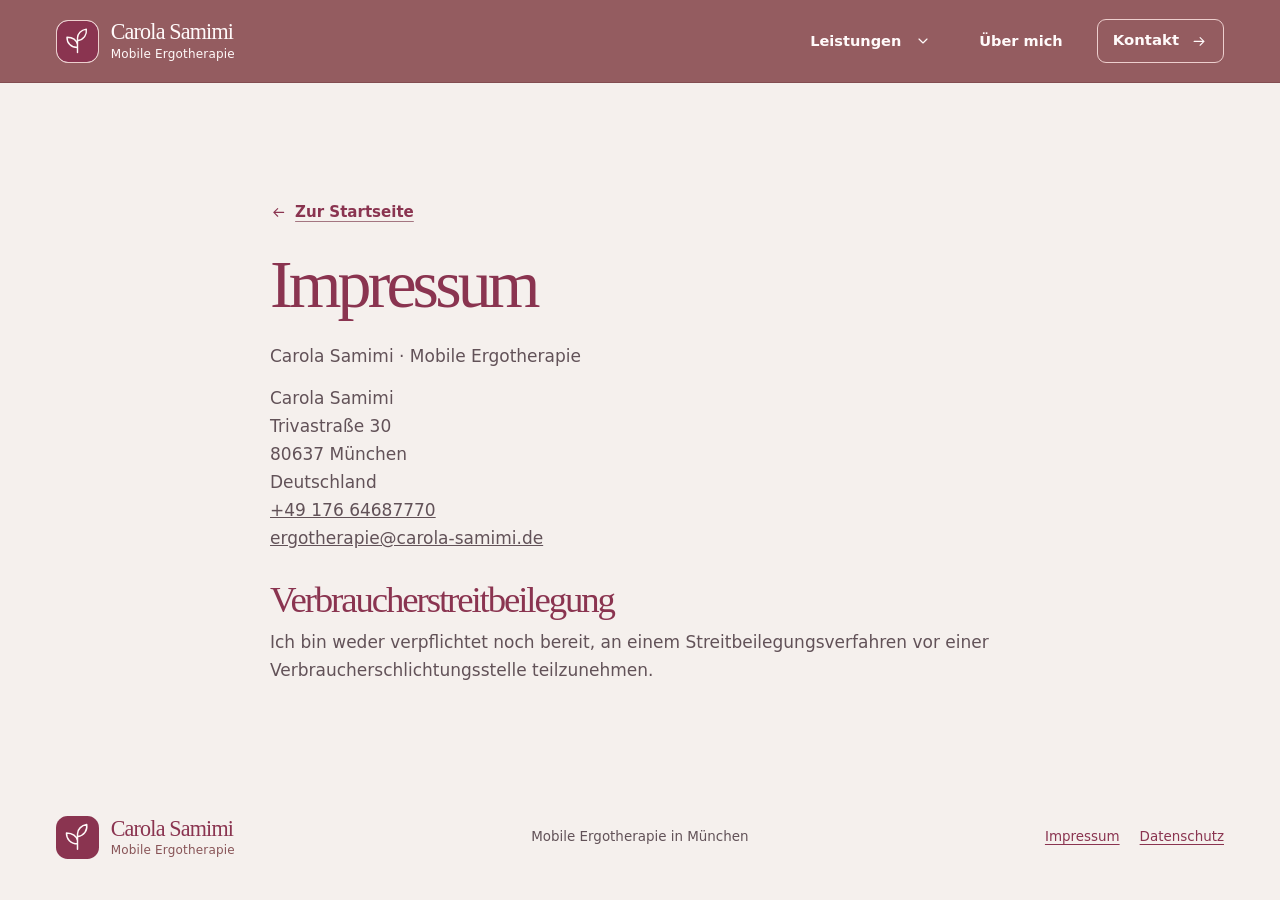
<file: ergotherapie-prototyp/impressum/index.html>
<!doctype html>
<html lang="de">
<head>
  <meta charset="utf-8">
  <meta name="viewport" content="width=device-width, initial-scale=1">
  <meta name="description" content="Kontaktdaten der Anbieterin Carola Samimi, mobile Ergotherapie in München.">
  <meta name="theme-color" content="#945c60">
  <meta name="robots" content="noindex, nofollow">
  <title>Impressum | Carola Samimi</title>
  <link rel="icon" href="../assets/mark.svg" type="image/svg+xml">
  <link rel="stylesheet" href="../assets/site.css">
  <script src="../assets/site.js" defer></script>
</head>
<body>
<a class="skip-link" href="#inhalt">Zum Inhalt springen</a>
<header class="site-header"><div class="container header-inner">
  <a class="brand" href="../index.html" aria-label="Carola Samimi – Startseite"><img src="../assets/mark.svg" width="44" height="44" alt=""><span class="brand-text"><strong>Carola Samimi</strong><span>Mobile Ergotherapie</span></span></a>
  <button type="button" class="menu-toggle" aria-expanded="false" aria-controls="hauptnavigation" data-menu-toggle hidden><span>Menü</span><svg class="icon menu-open" viewBox="0 0 24 24" fill="none" stroke="currentColor" stroke-width="1.55" stroke-linecap="round" stroke-linejoin="round" aria-hidden="true"><path d="M4 7h16M4 12h16M4 17h16"/></svg><svg class="icon menu-close" viewBox="0 0 24 24" fill="none" stroke="currentColor" stroke-width="1.55" stroke-linecap="round" stroke-linejoin="round" aria-hidden="true"><path d="m6 6 12 12M6 18 18 6"/></svg></button>
  <nav class="site-nav" id="hauptnavigation" aria-label="Hauptnavigation">
    <div class="nav-group">
      <a class="nav-group-link" href="../index.html#leistungen">Leistungen</a>
      <details class="nav-submenu" data-service-menu>
        <summary aria-label="Untermenü Leistungen" title="Untermenü Leistungen">
          <svg class="icon" viewBox="0 0 24 24" fill="none" stroke="currentColor" stroke-width="1.75" stroke-linecap="round" stroke-linejoin="round" aria-hidden="true"><path d="m6 9 6 6 6-6"/></svg>
        </summary>
        <ul class="nav-submenu-links">
          <li><a href="../leistungen/ergotherapie-bei-erwachsenen/index.html">Ergotherapie bei Erwachsenen</a></li>
          <li><a href="../leistungen/ergotherapie-bei-kindern/index.html">Ergotherapie bei Kindern</a></li>
          <li><a href="../index.html#ablauf">Ablauf und Kosten</a></li>
        </ul>
      </details>
    </div>
    <a href="../index.html#ueber-mich">Über mich</a>
    <a class="button button-nav" href="../index.html#kontakt">Kontakt <svg class="icon " viewBox="0 0 24 24" fill="none" stroke="currentColor" stroke-width="1.55" stroke-linecap="round" stroke-linejoin="round" aria-hidden="true"><path d="M4.5 12h14m-5.5-5.5 5.5 5.5-5.5 5.5"/></svg></a>
  </nav>
</div></header>
<main id="inhalt" class="subpage section" tabindex="-1"><div class="container"><div class="legal-container"><a class="text-link" href="../index.html"><svg class="icon " viewBox="0 0 24 24" fill="none" stroke="currentColor" stroke-width="1.55" stroke-linecap="round" stroke-linejoin="round" aria-hidden="true"><path d="M19.5 12h-14M11 6.5 5.5 12l5.5 5.5"/></svg> Zur Startseite</a><h1>Impressum</h1><p>Carola Samimi · Mobile Ergotherapie</p><address>Carola Samimi<br>Trivastraße 30<br>80637 München<br>Deutschland<br><a href="tel:+4917664687770">+49 176 64687770</a><br><a href="mailto:ergotherapie@carola-samimi.de">ergotherapie@carola-samimi.de</a></address><h2>Verbraucherstreitbeilegung</h2><p>Ich bin weder verpflichtet noch bereit, an einem Streitbeilegungsverfahren vor einer Verbraucherschlichtungsstelle teilzunehmen.</p></div></div></main>
<footer class="site-footer"><div class="container footer-inner">
  <a class="brand" href="../index.html" aria-label="Carola Samimi – Startseite"><img src="../assets/mark.svg" width="44" height="44" alt=""><span class="brand-text"><strong>Carola Samimi</strong><span>Mobile Ergotherapie</span></span></a>
  <p>Mobile Ergotherapie in München</p>
  <nav aria-label="Rechtliche Informationen"><a href="../impressum/index.html">Impressum</a><a href="../datenschutzvereinbarung/index.html">Datenschutz</a></nav>
</div></footer>
</body>
</html>
</file>
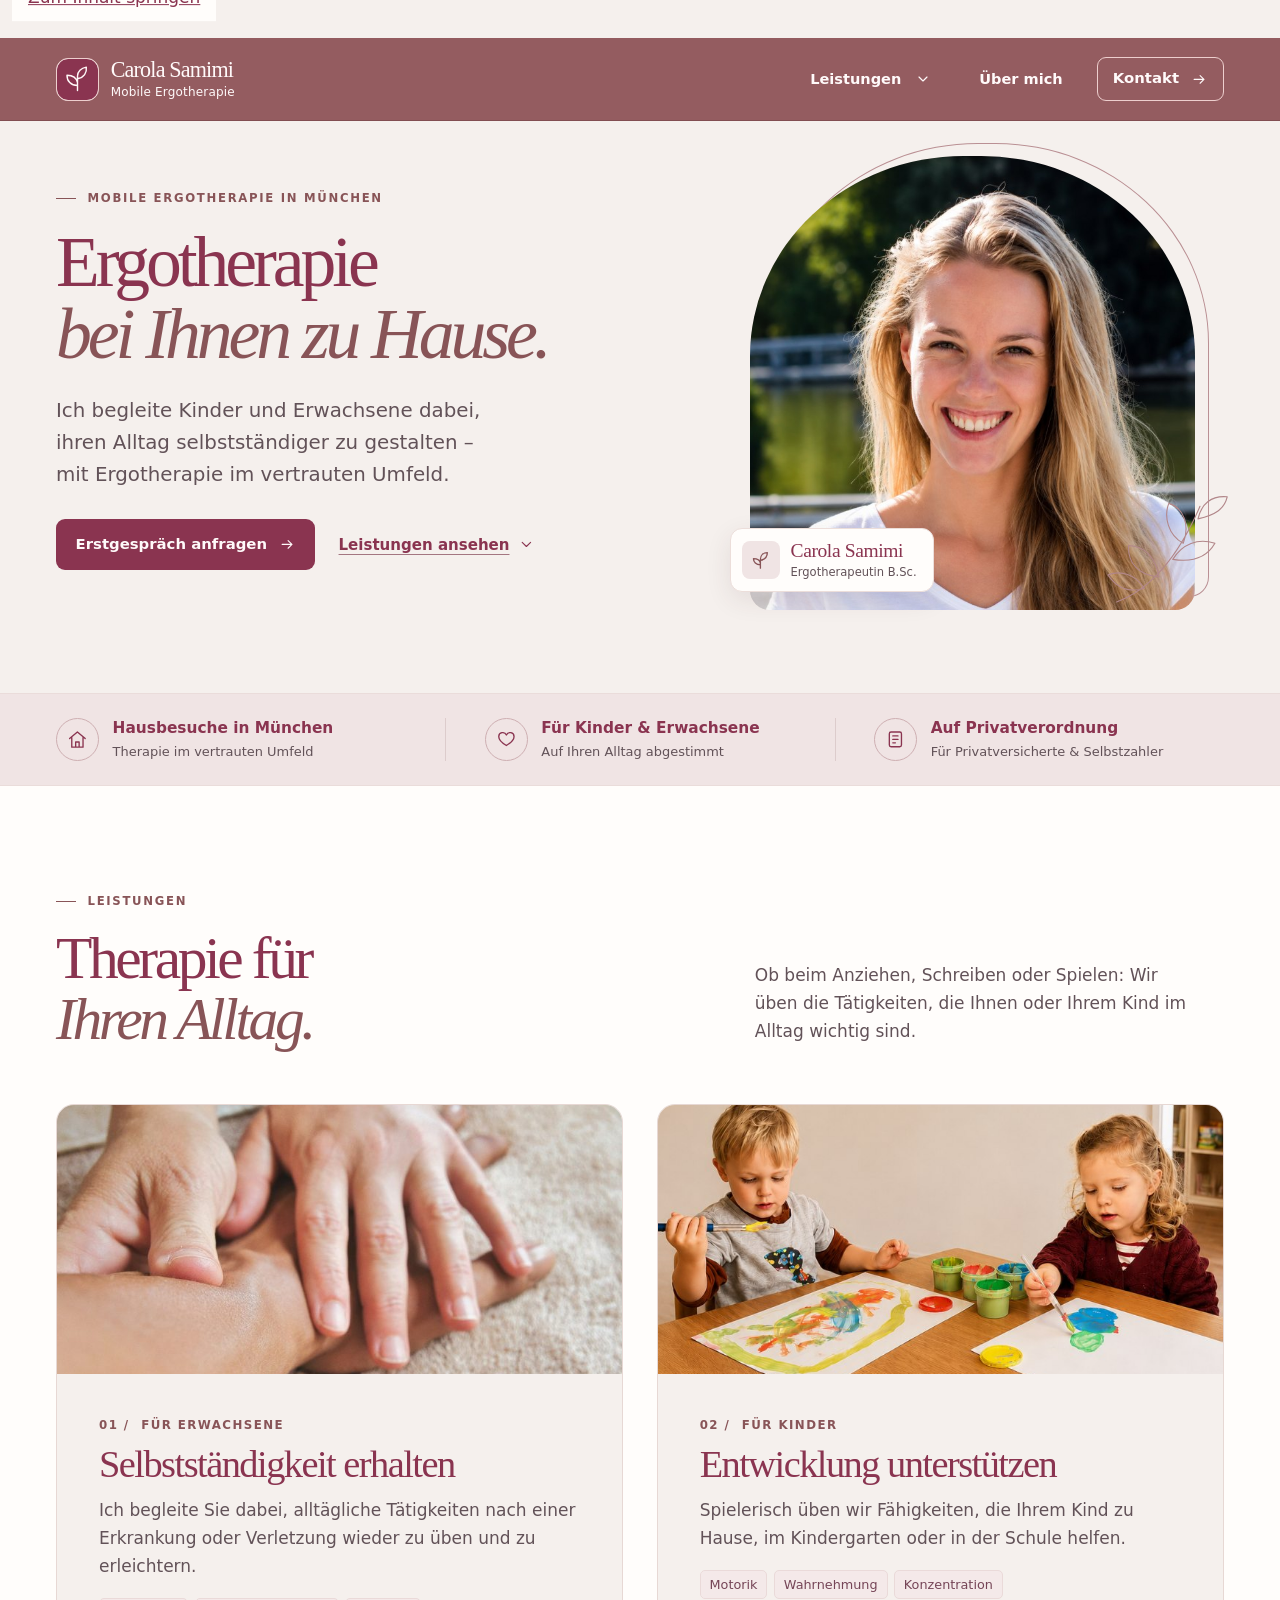
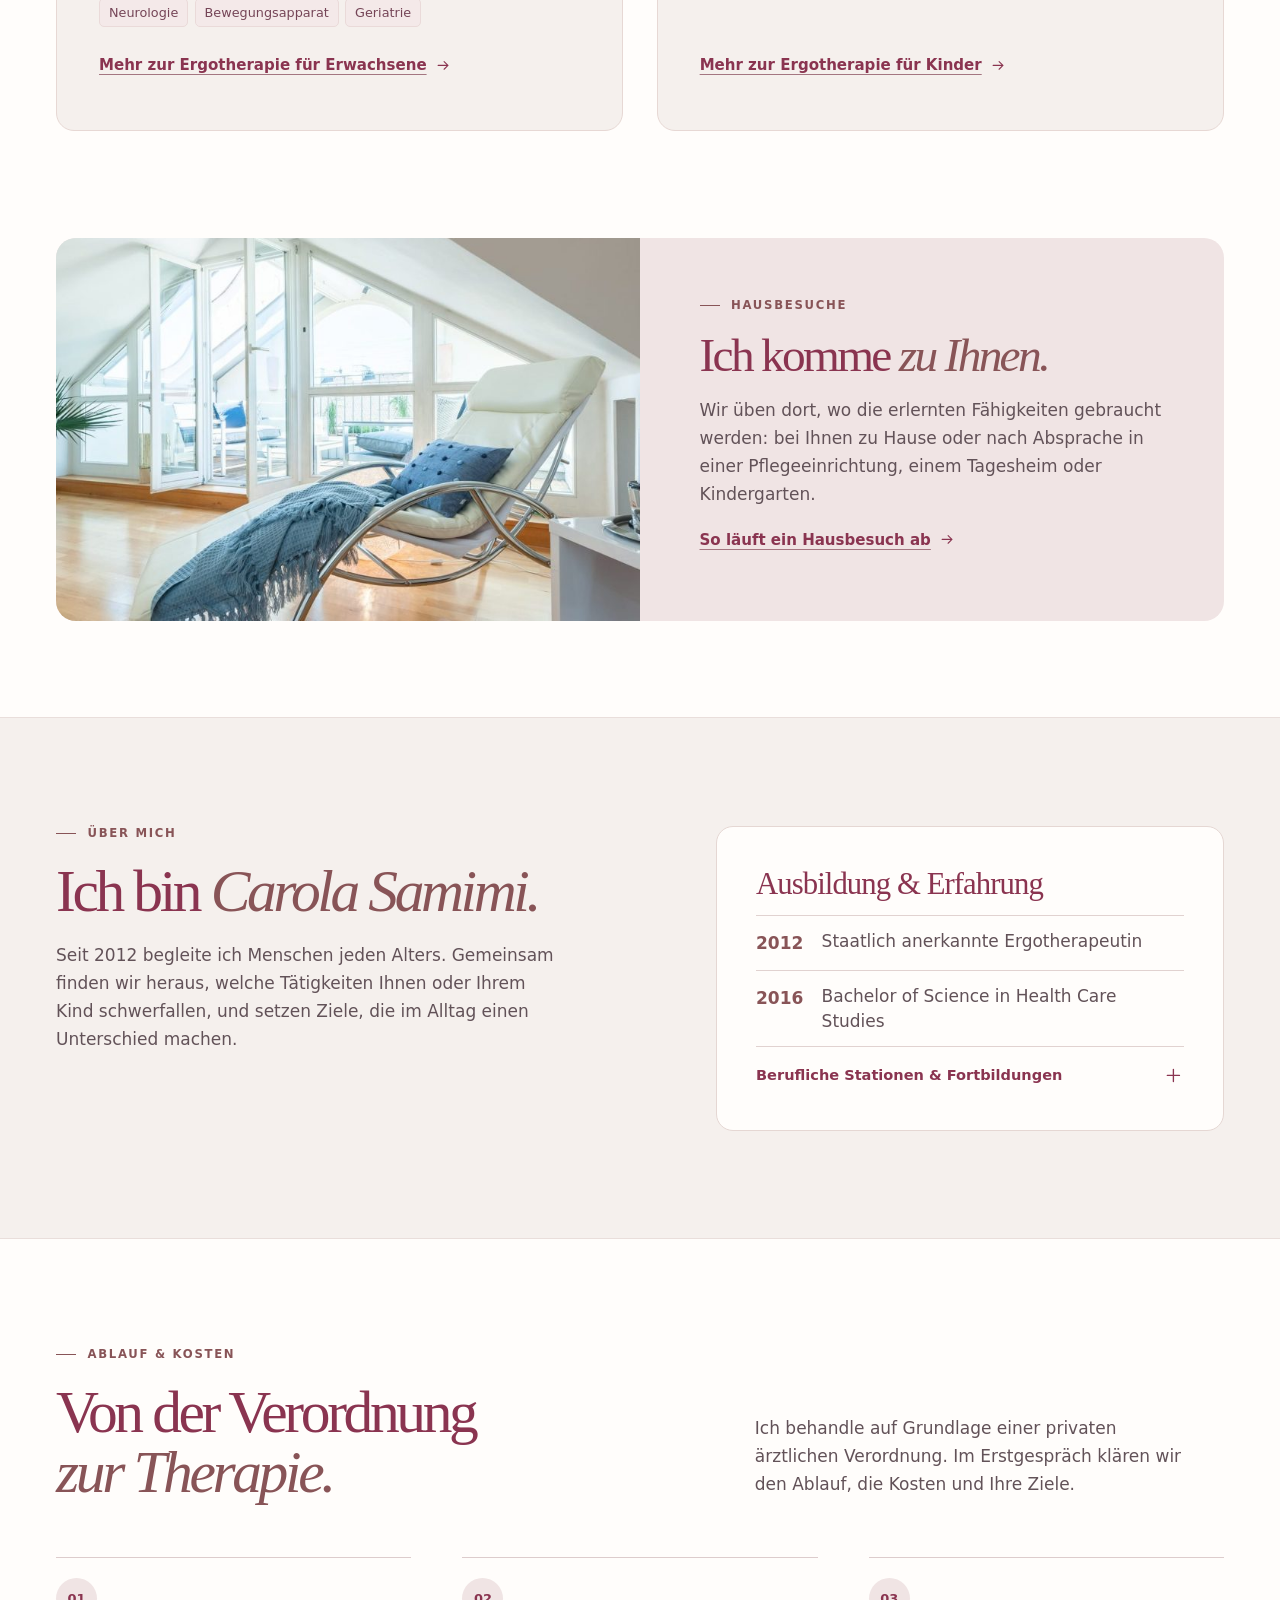
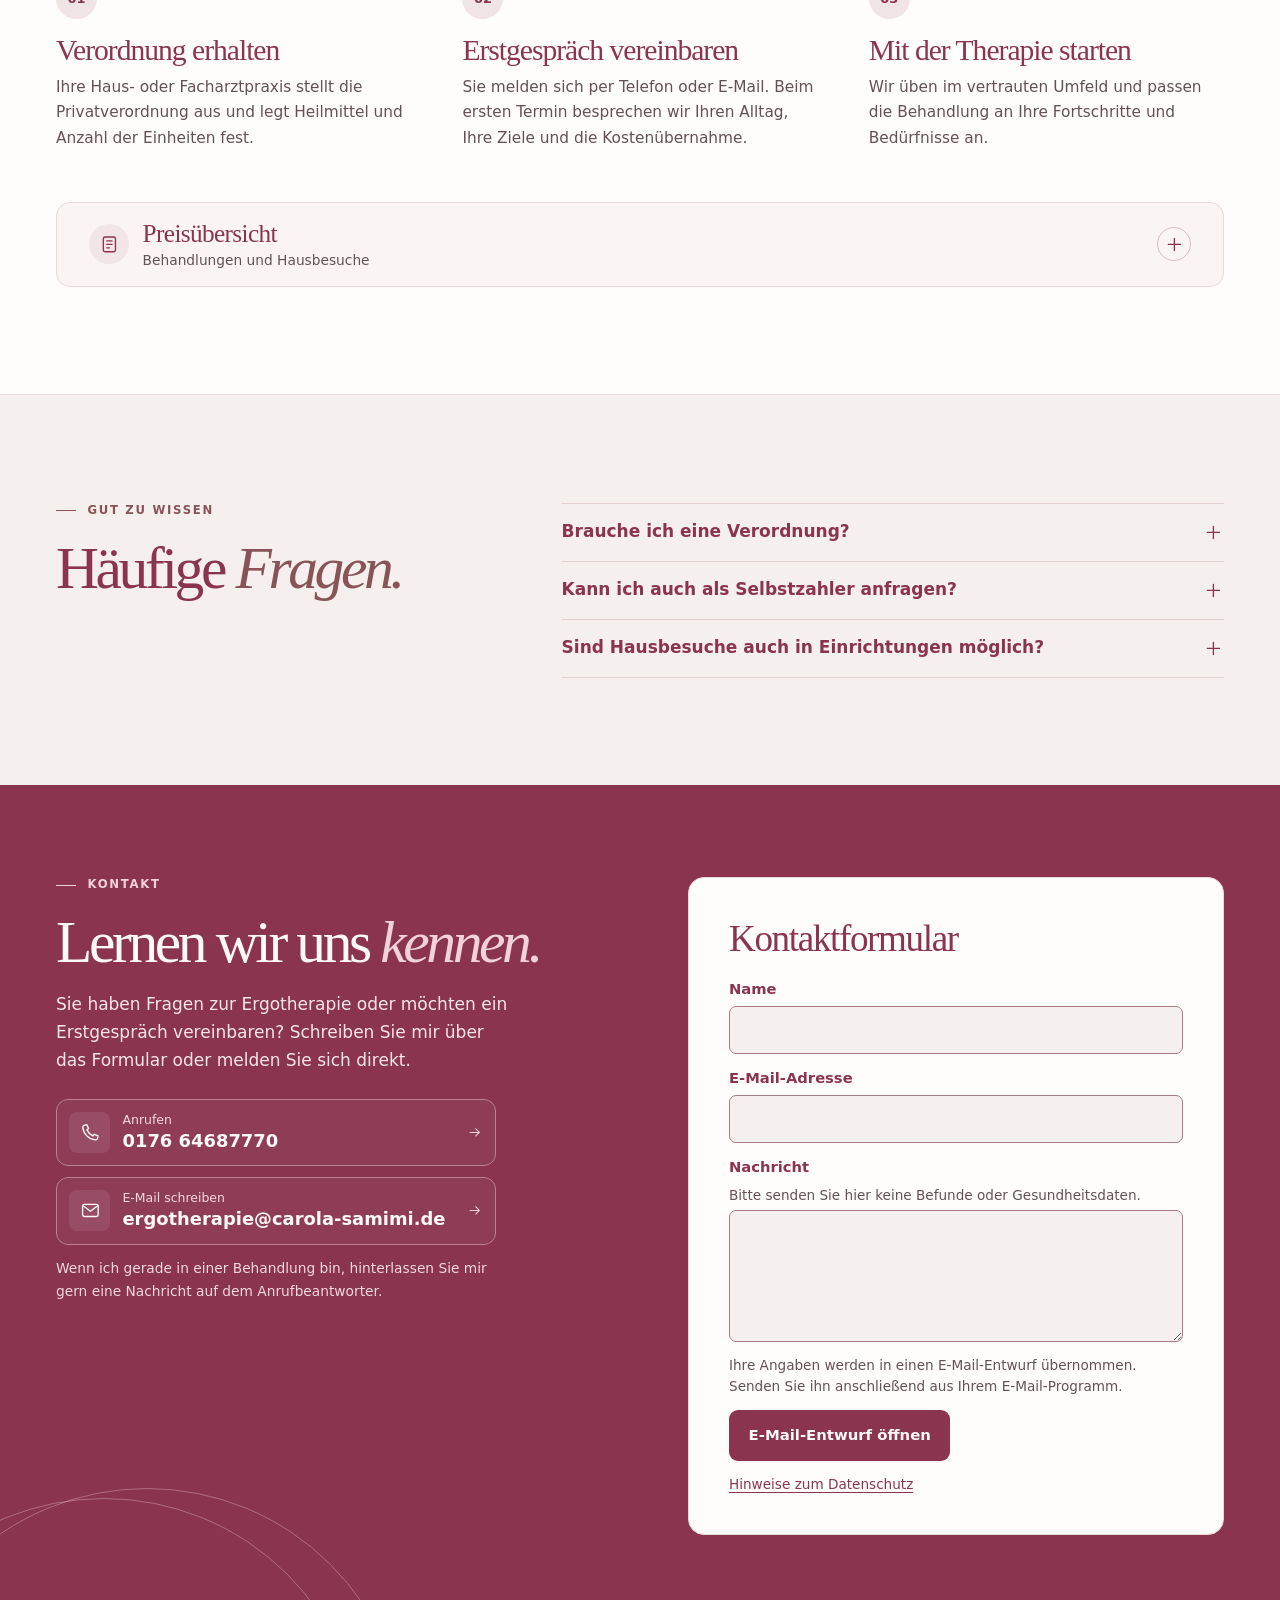
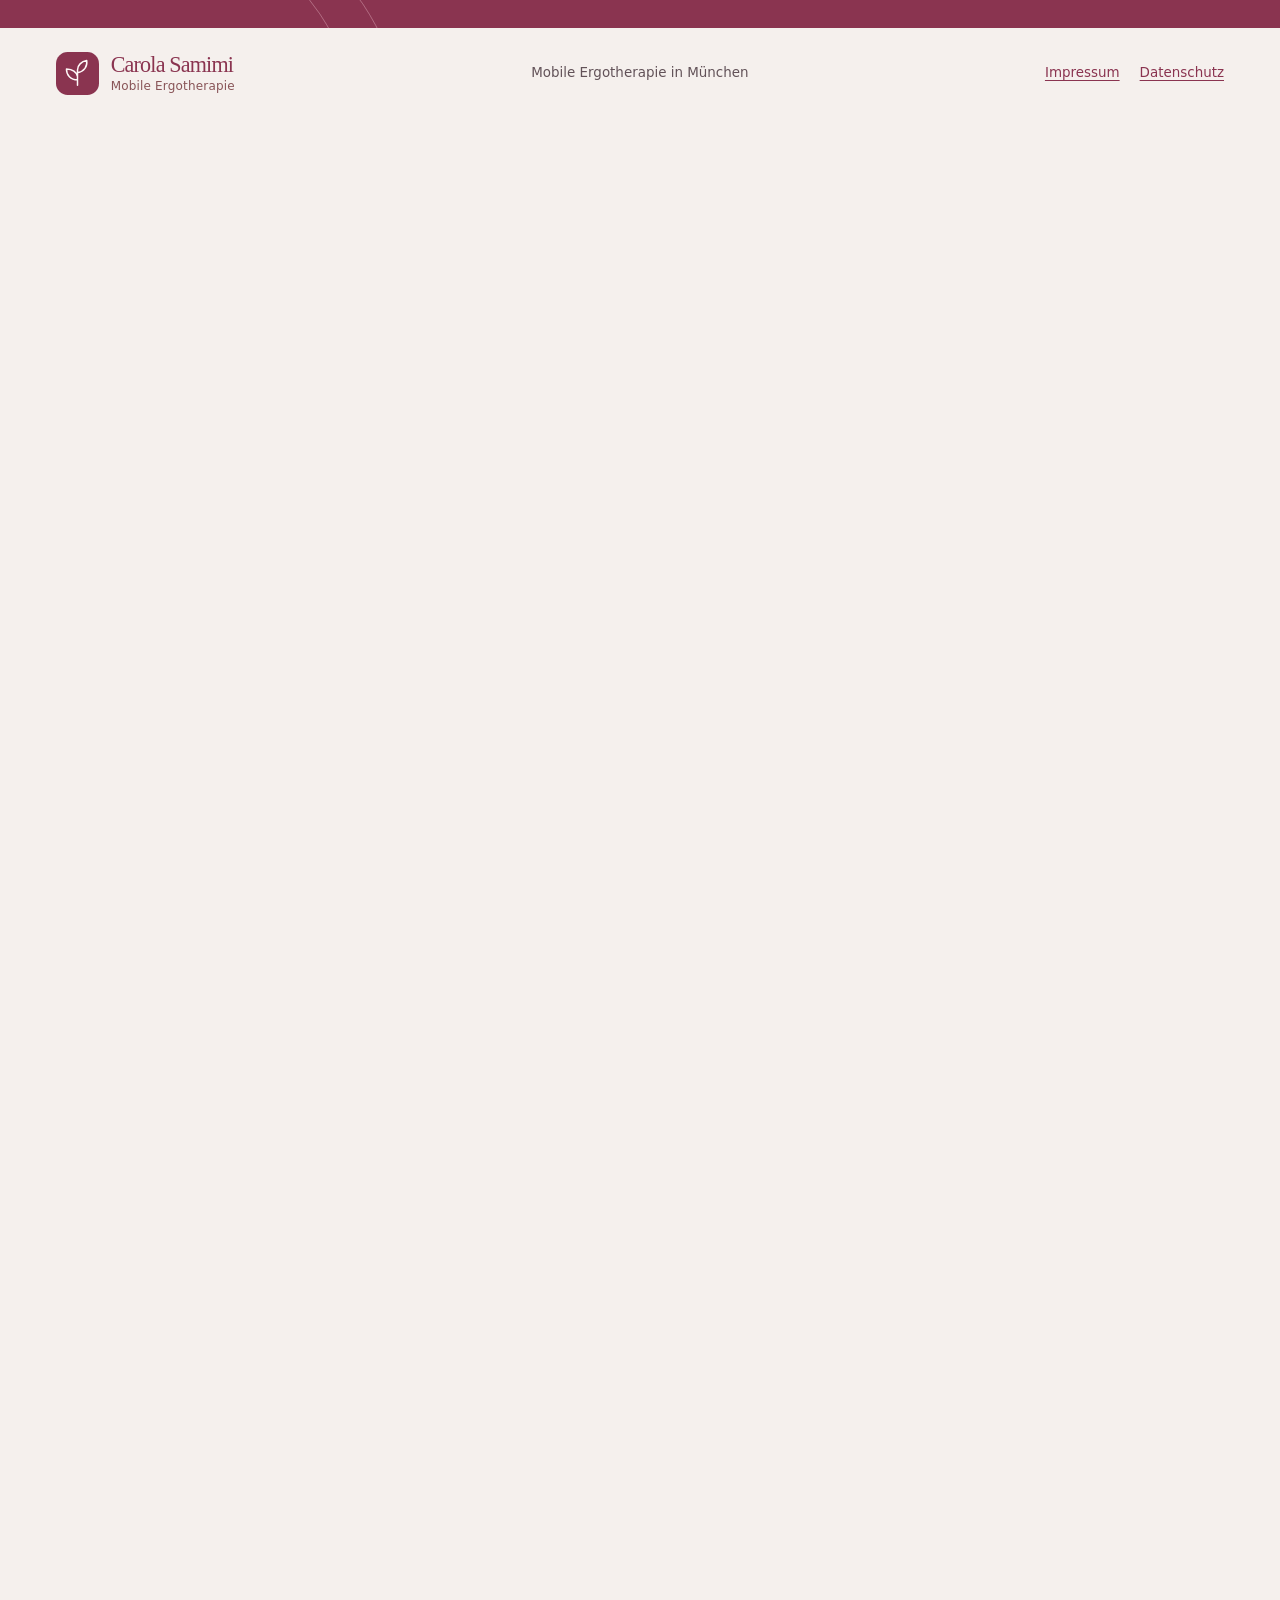
<file: ergotherapie-prototyp/kontakt/index.html>
<!doctype html>
<html lang="de">
<head>
  <meta charset="utf-8">
  <meta name="viewport" content="width=device-width, initial-scale=1">
  <meta name="robots" content="noindex, follow">
  <meta http-equiv="refresh" content="0; url=../index.html#kontakt">
  <title>Kontakt | Carola Samimi</title>
</head>
<body><main><p><a href="../index.html#kontakt">Weiter zu Kontakt</a></p></main></body>
</html>
</file>
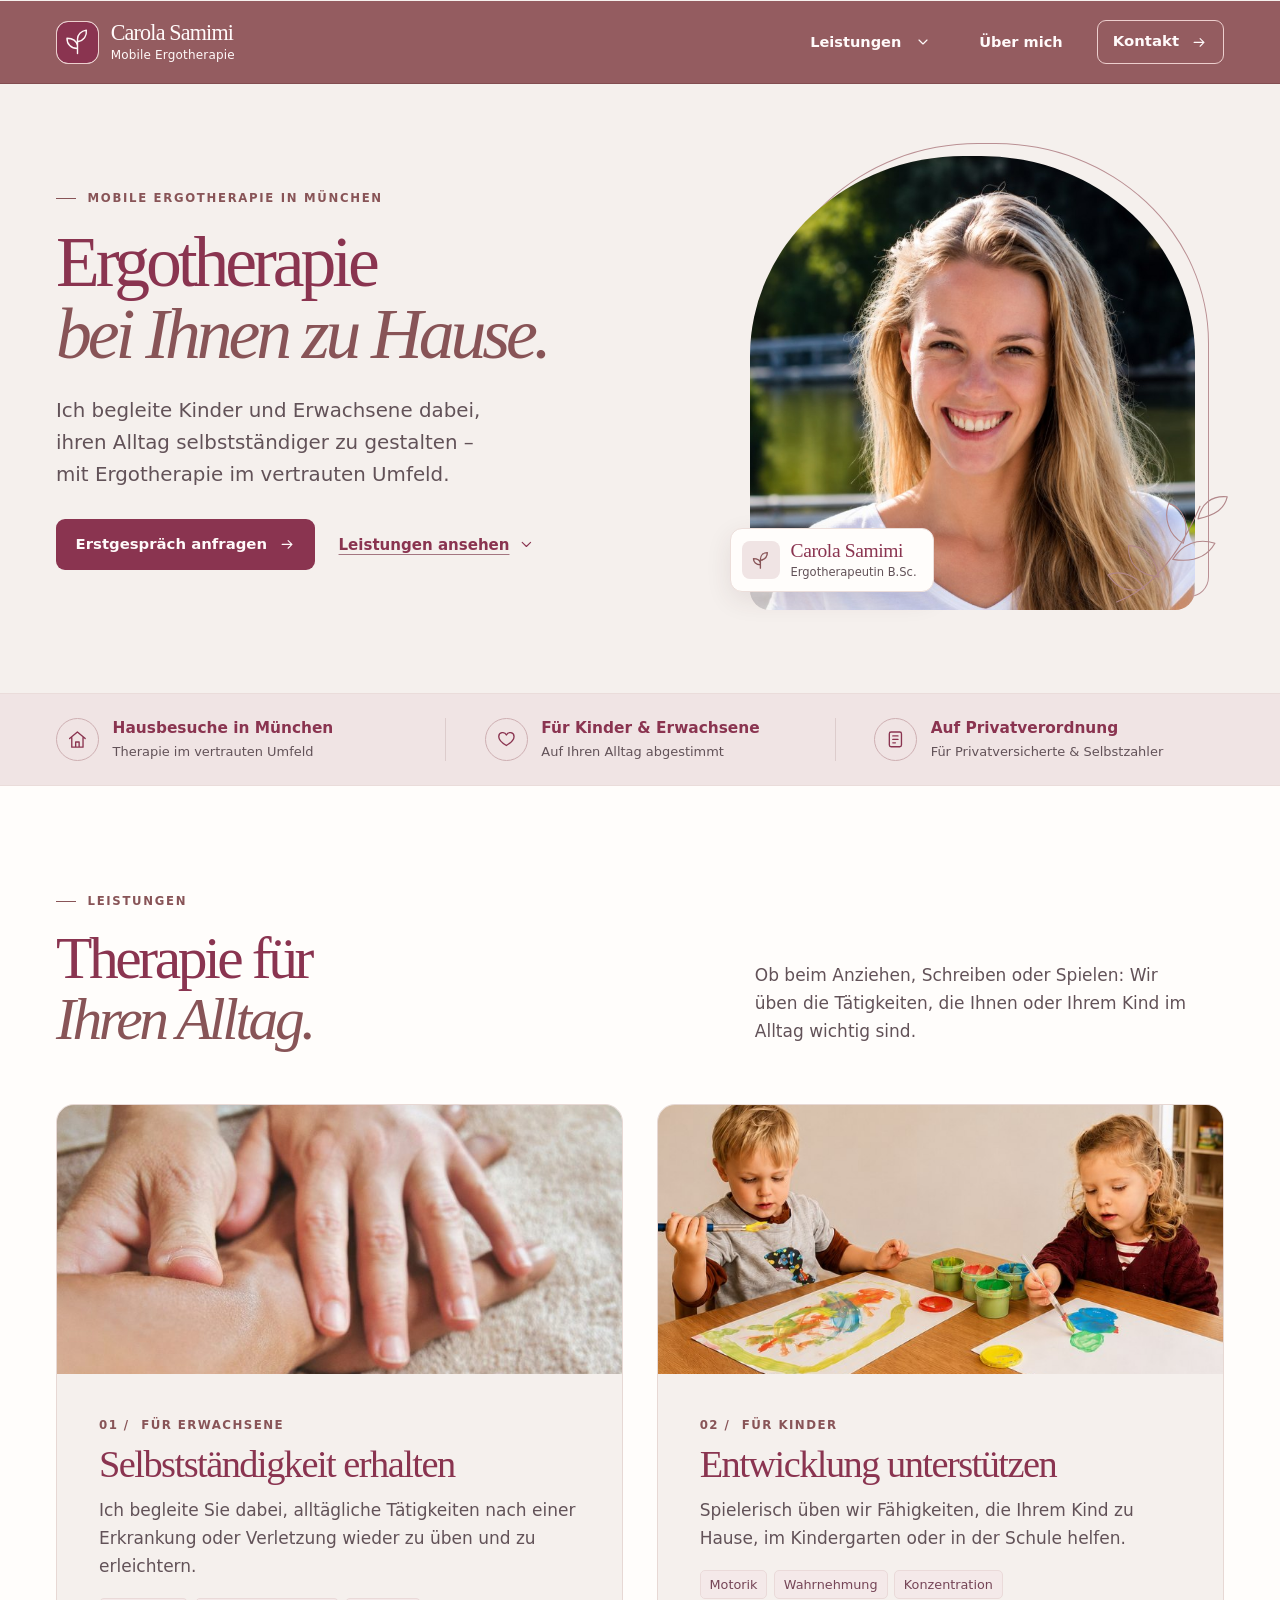
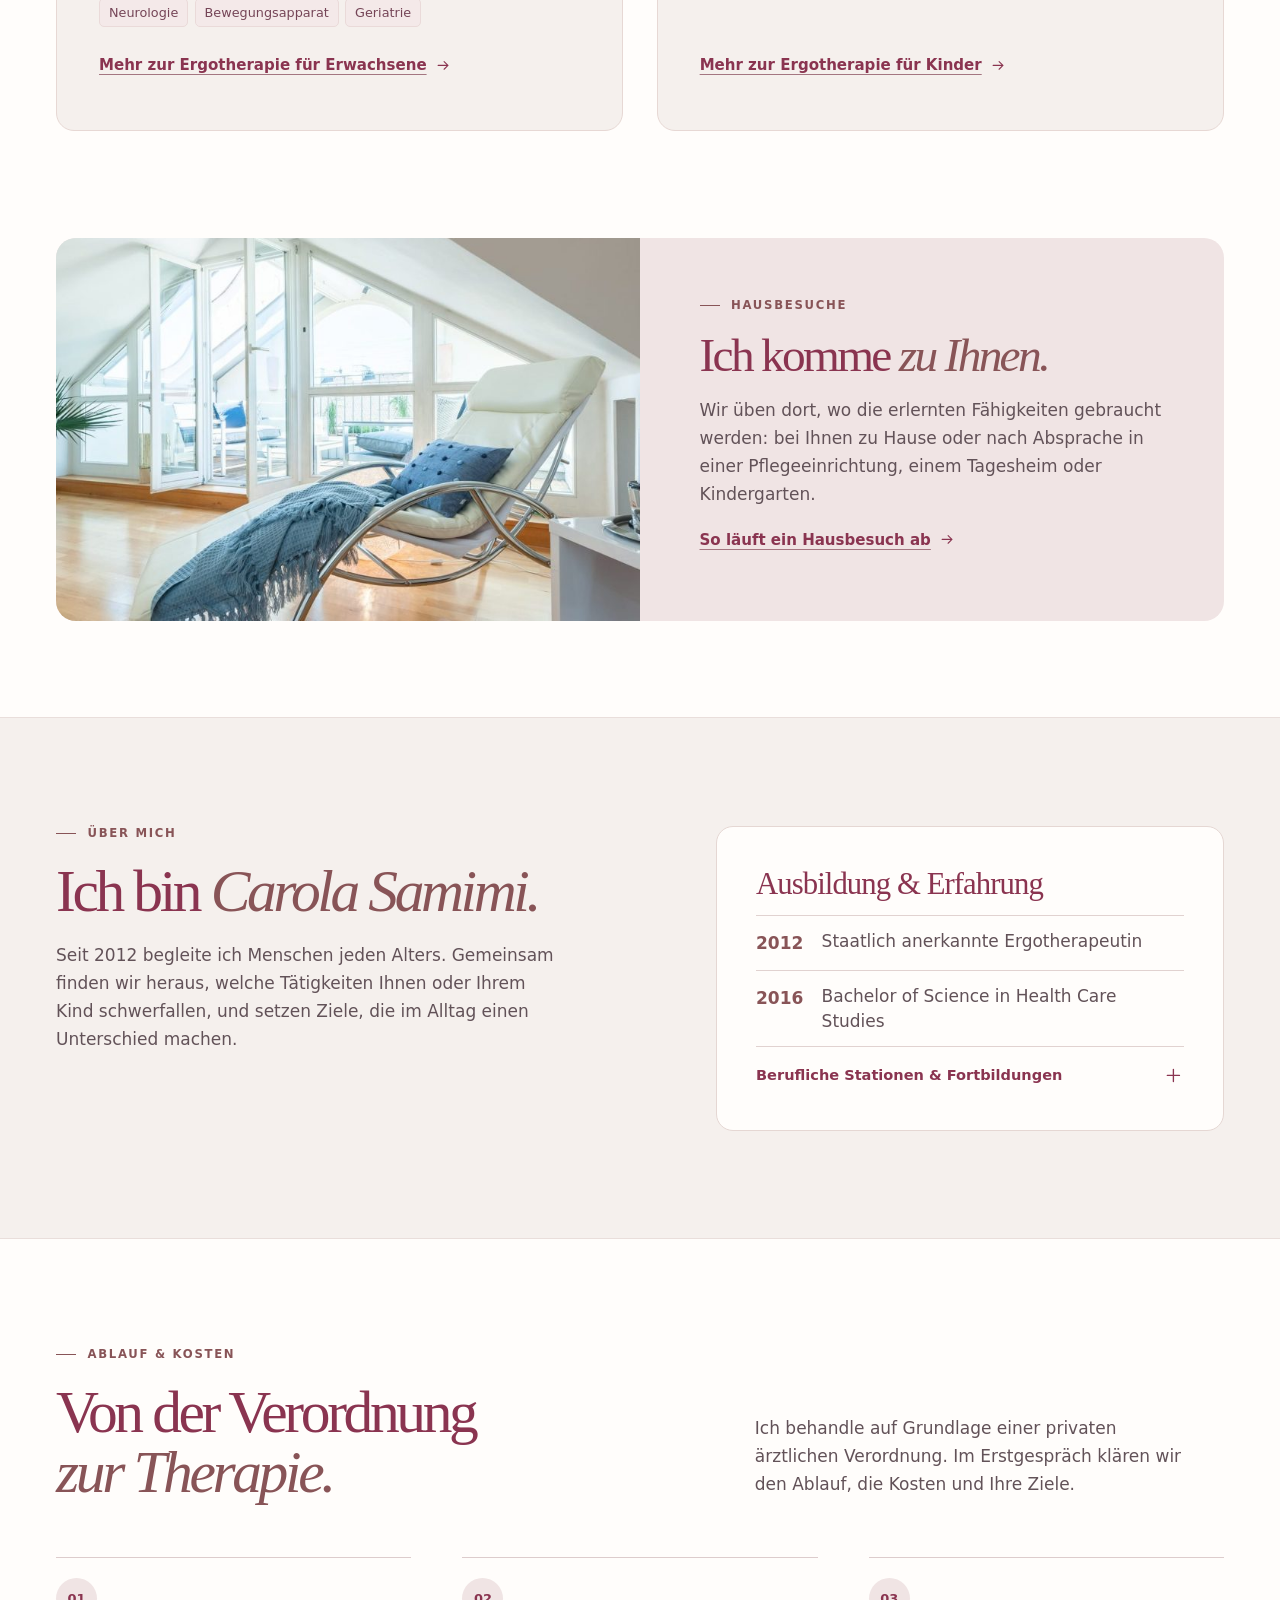
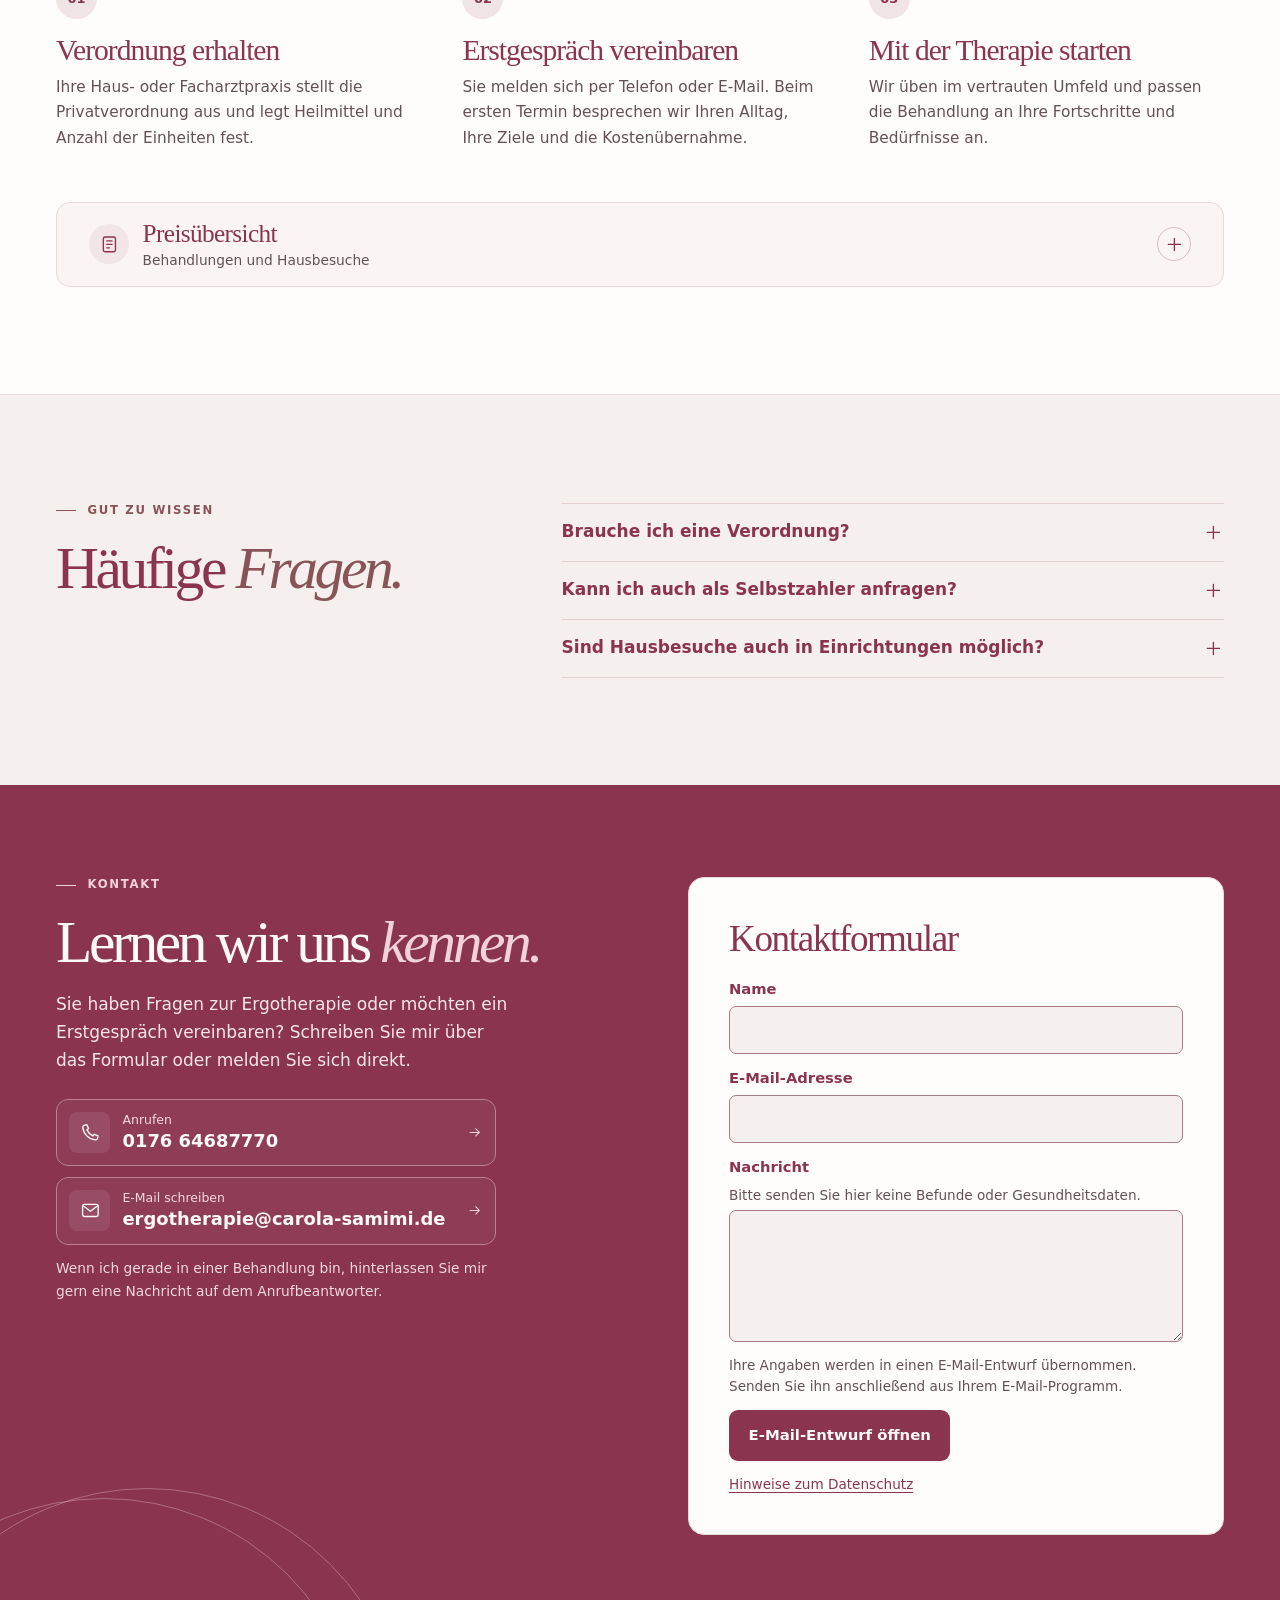
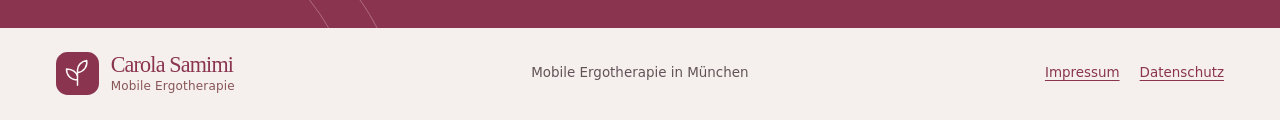
<file: ergotherapie-prototyp/leistungen/index.html>
<!doctype html>
<html lang="de">
<head>
  <meta charset="utf-8">
  <meta name="viewport" content="width=device-width, initial-scale=1">
  <meta name="robots" content="noindex, follow">
  <meta http-equiv="refresh" content="0; url=../index.html#leistungen">
  <title>Leistungen | Carola Samimi</title>
</head>
<body><main><p><a href="../index.html#leistungen">Weiter zu Leistungen</a></p></main></body>
</html>
</file>
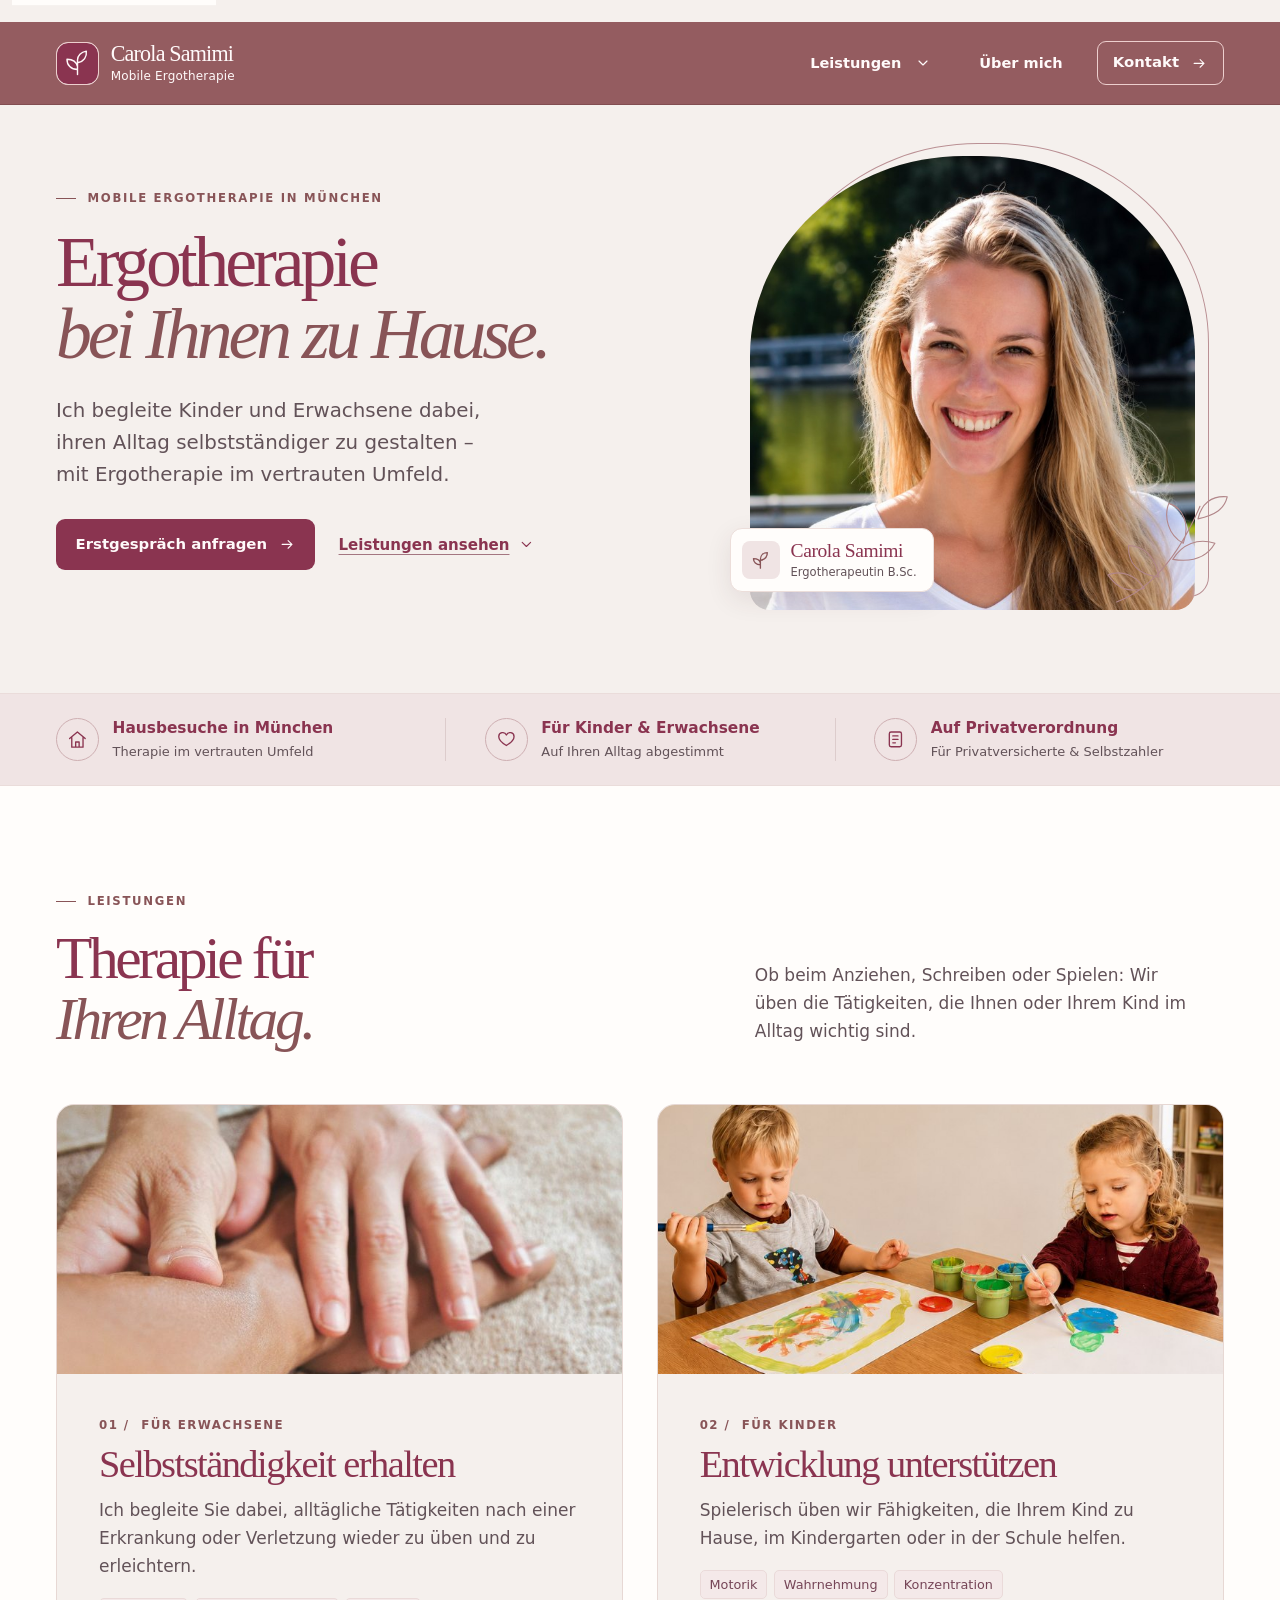
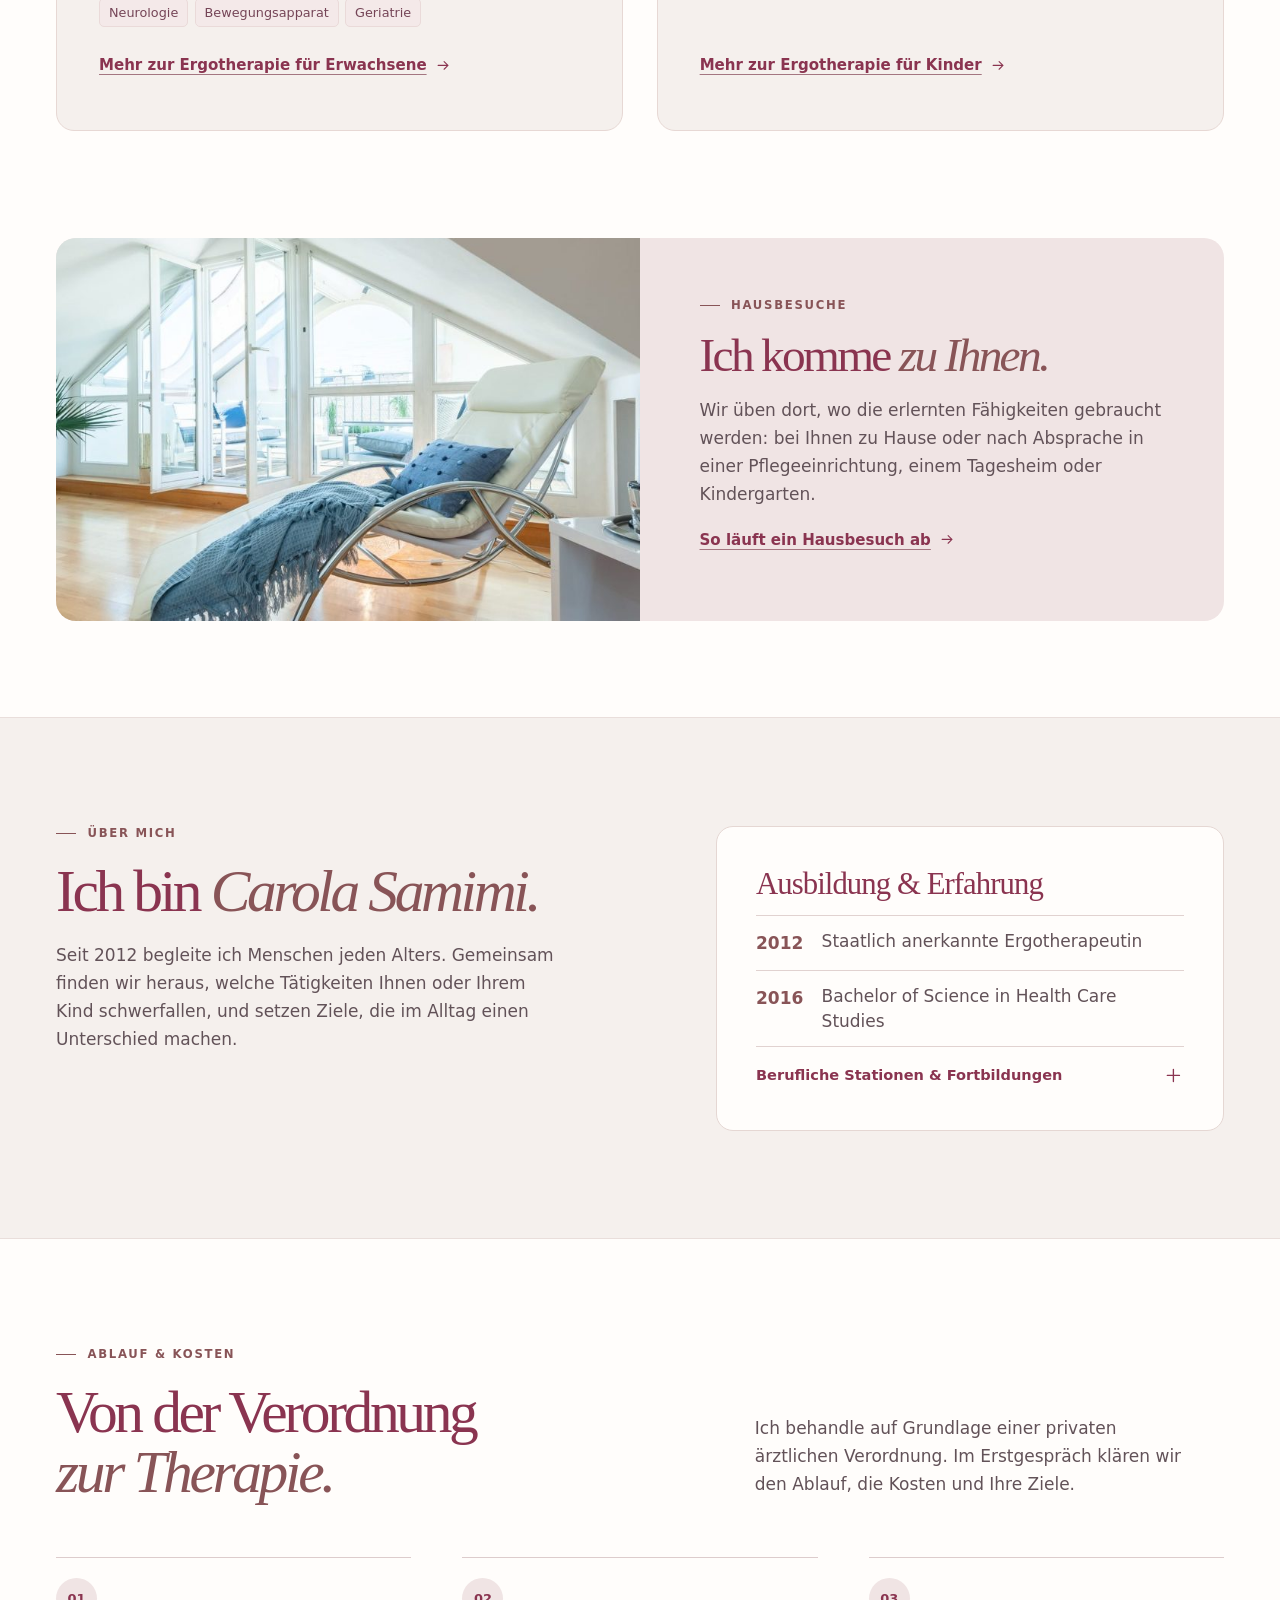
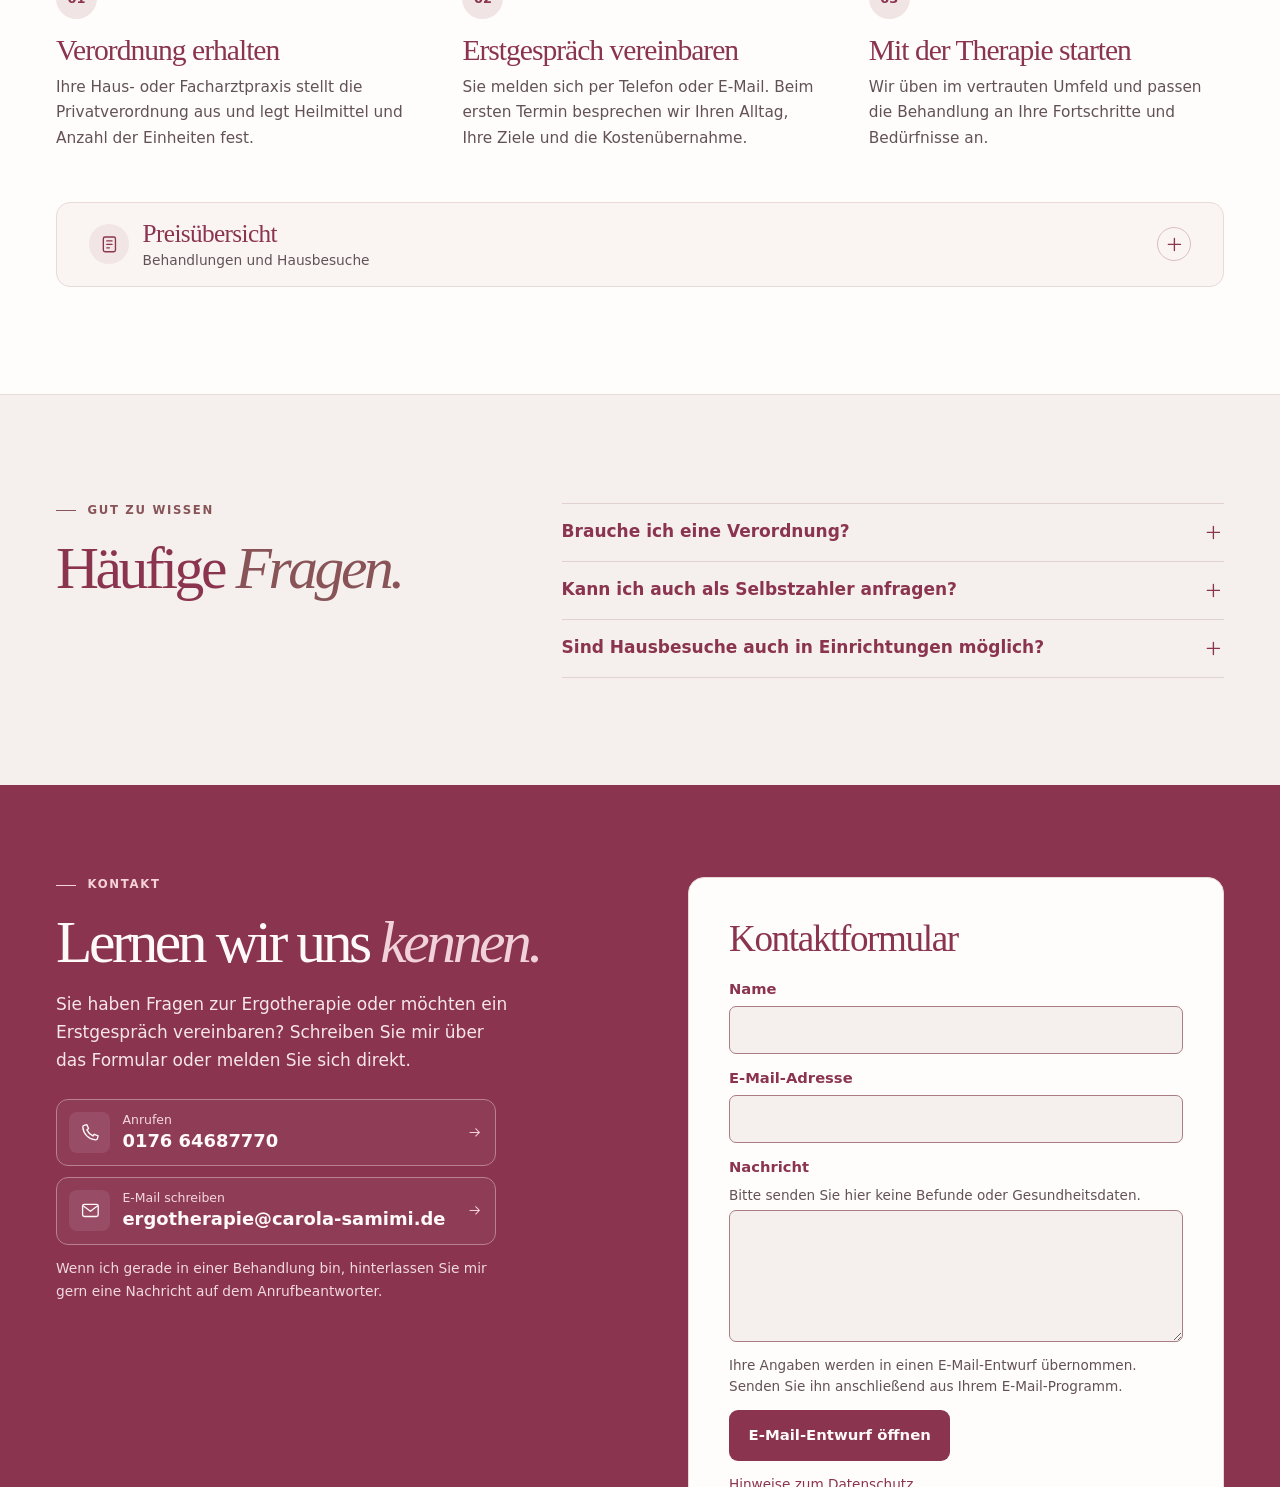
<file: ergotherapie-prototyp/ueber-mich/index.html>
<!doctype html>
<html lang="de">
<head>
  <meta charset="utf-8">
  <meta name="viewport" content="width=device-width, initial-scale=1">
  <meta name="robots" content="noindex, follow">
  <meta http-equiv="refresh" content="0; url=../index.html#ueber-mich">
  <title>Über mich | Carola Samimi</title>
</head>
<body><main><p><a href="../index.html#ueber-mich">Weiter zu Über mich</a></p></main></body>
</html>
</file>
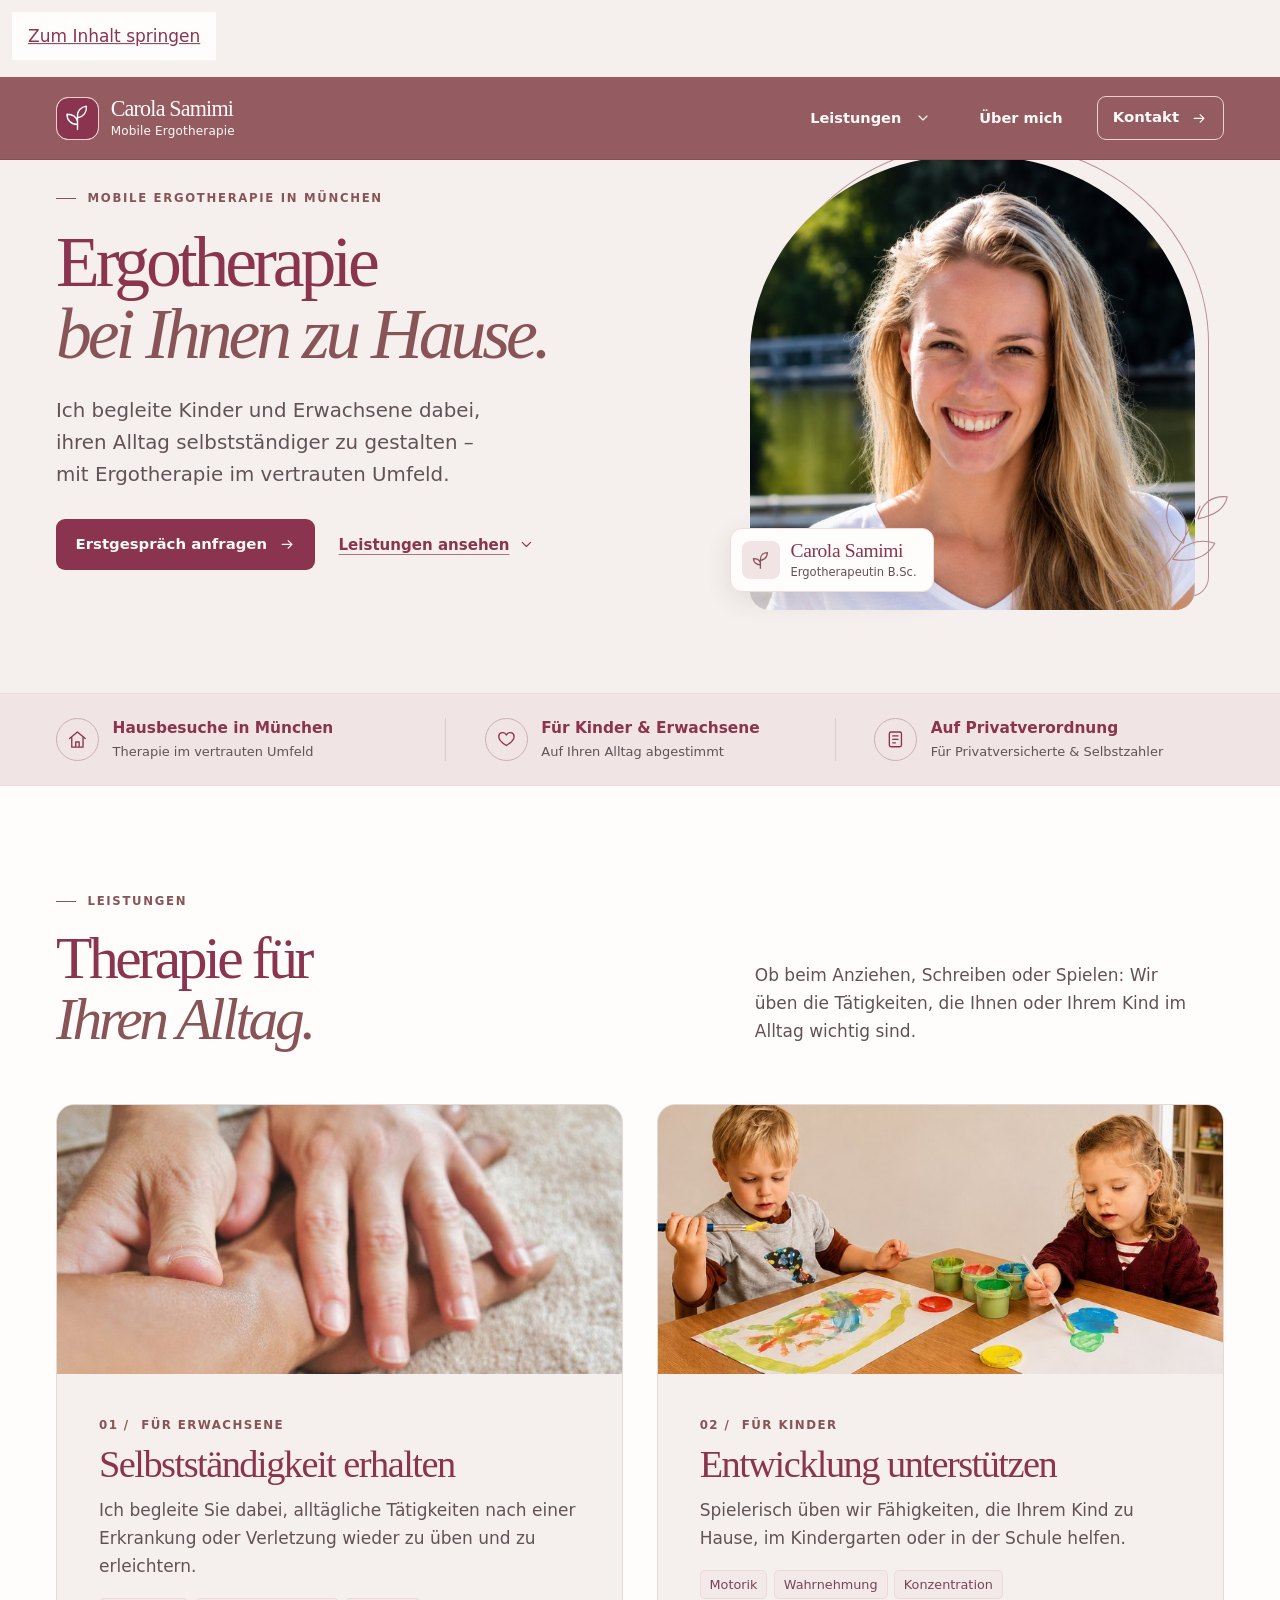
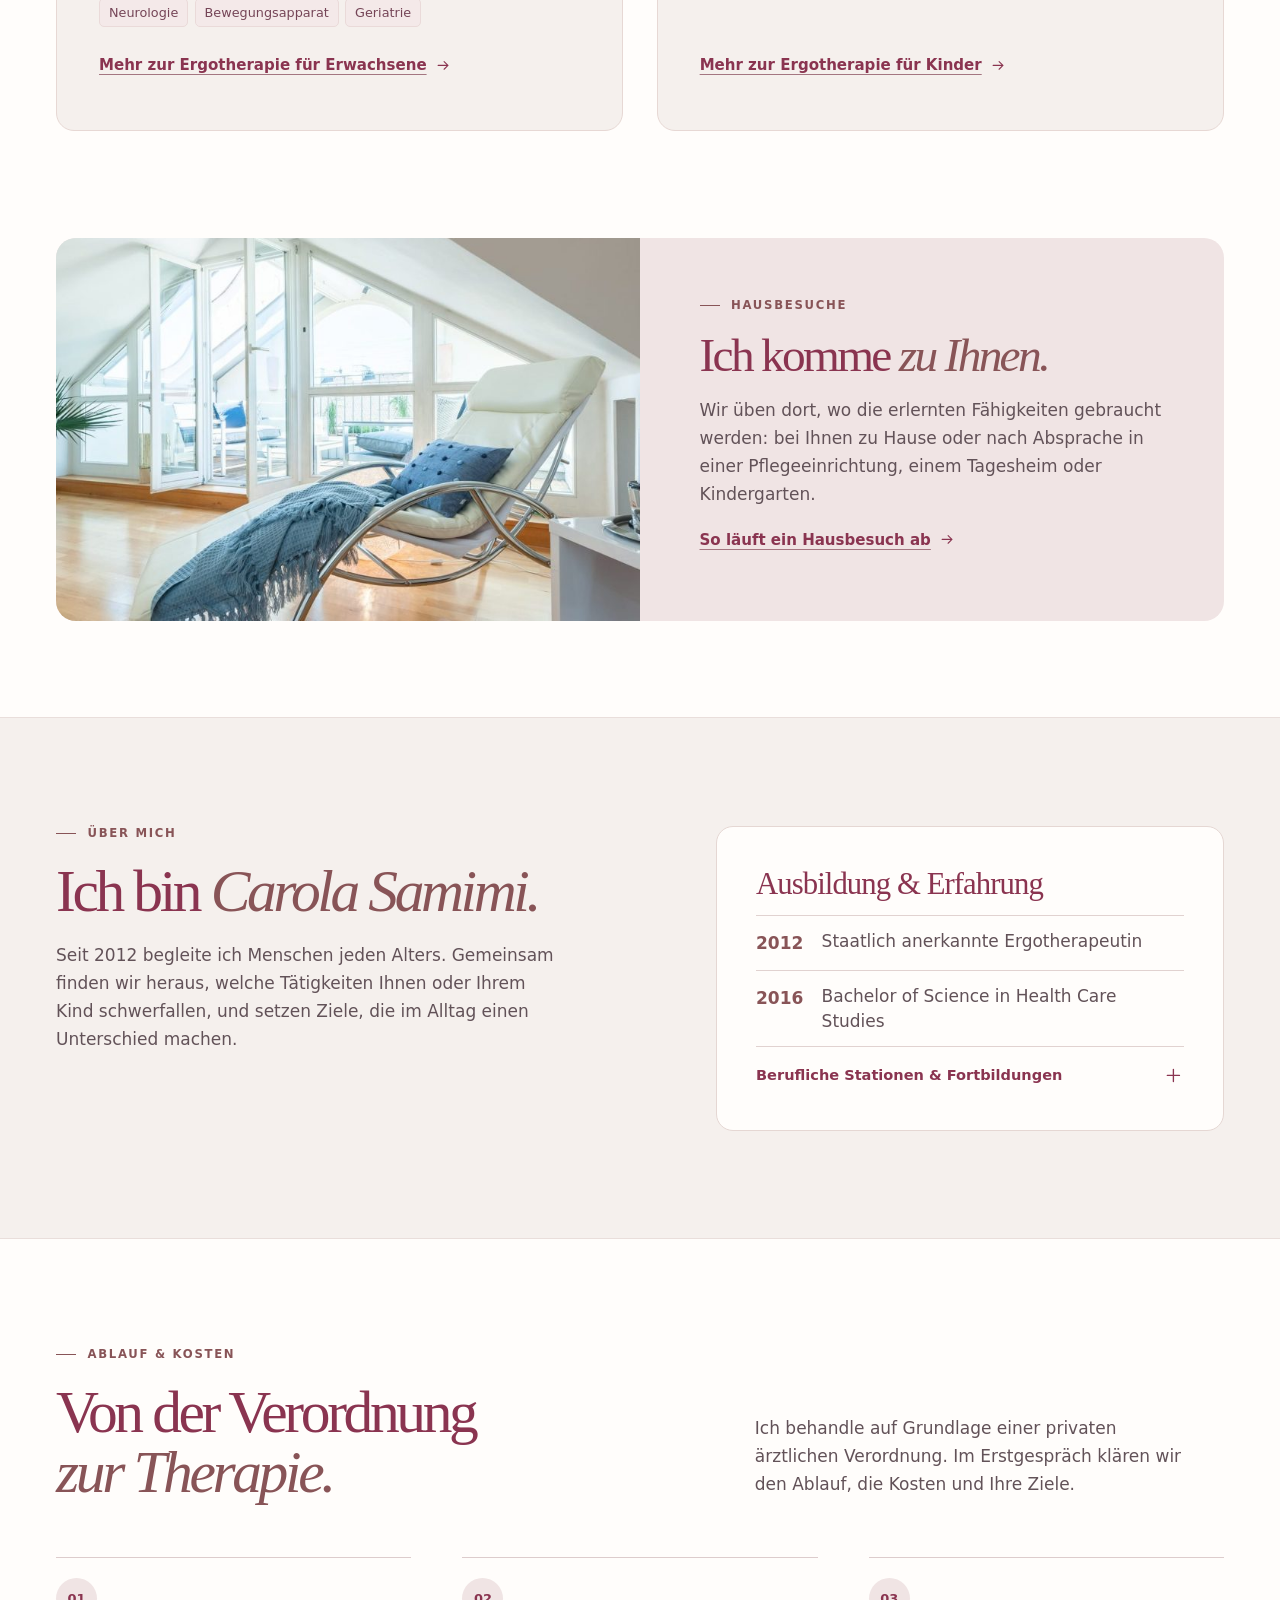
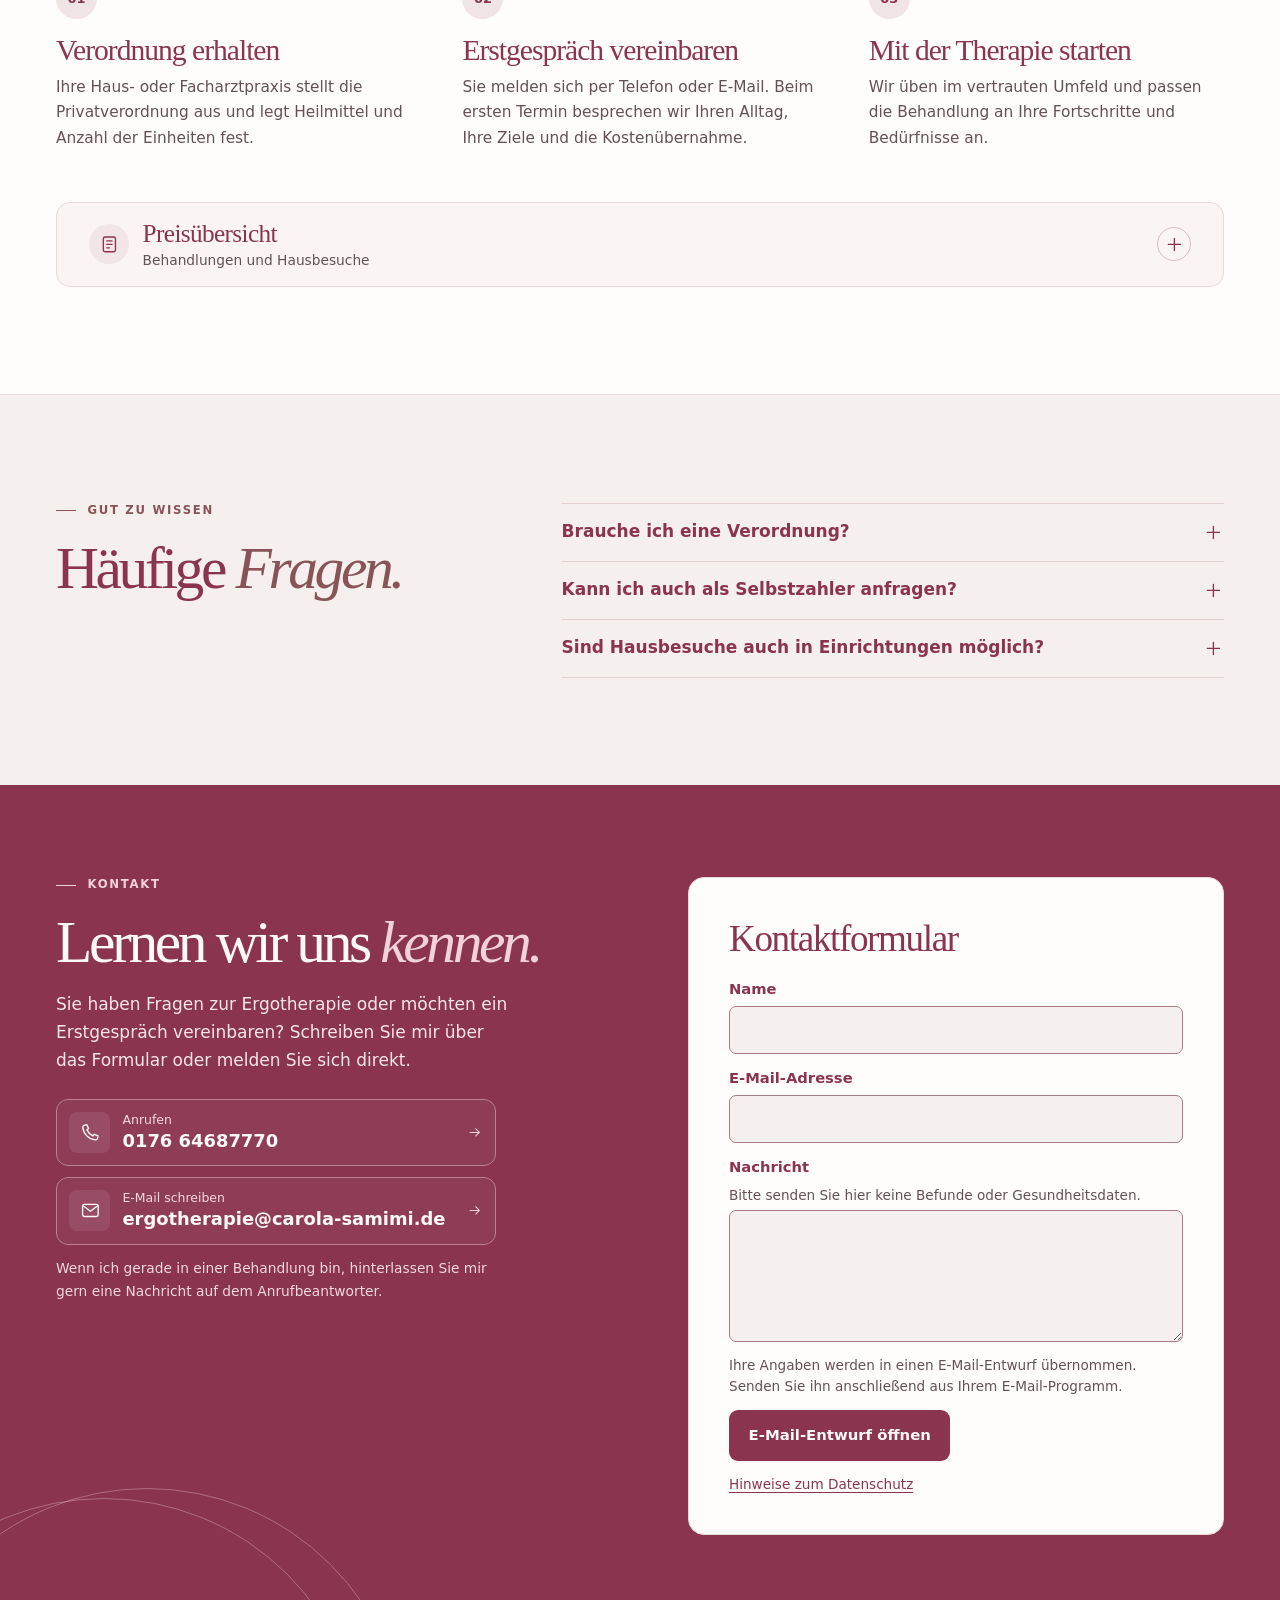
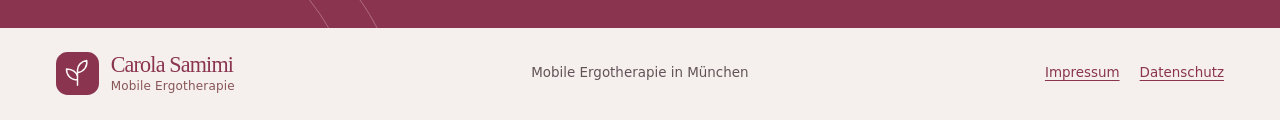
<file: ergotherapie-prototyp/leistungen/ablauf-und-kosten/index.html>
<!doctype html>
<html lang="de">
<head>
  <meta charset="utf-8">
  <meta name="viewport" content="width=device-width, initial-scale=1">
  <meta name="robots" content="noindex, follow">
  <meta http-equiv="refresh" content="0; url=../../index.html#ablauf">
  <title>Ablauf &amp; Kosten | Carola Samimi</title>
</head>
<body><main><p><a href="../../index.html#ablauf">Weiter zu Ablauf &amp; Kosten</a></p></main></body>
</html>
</file>
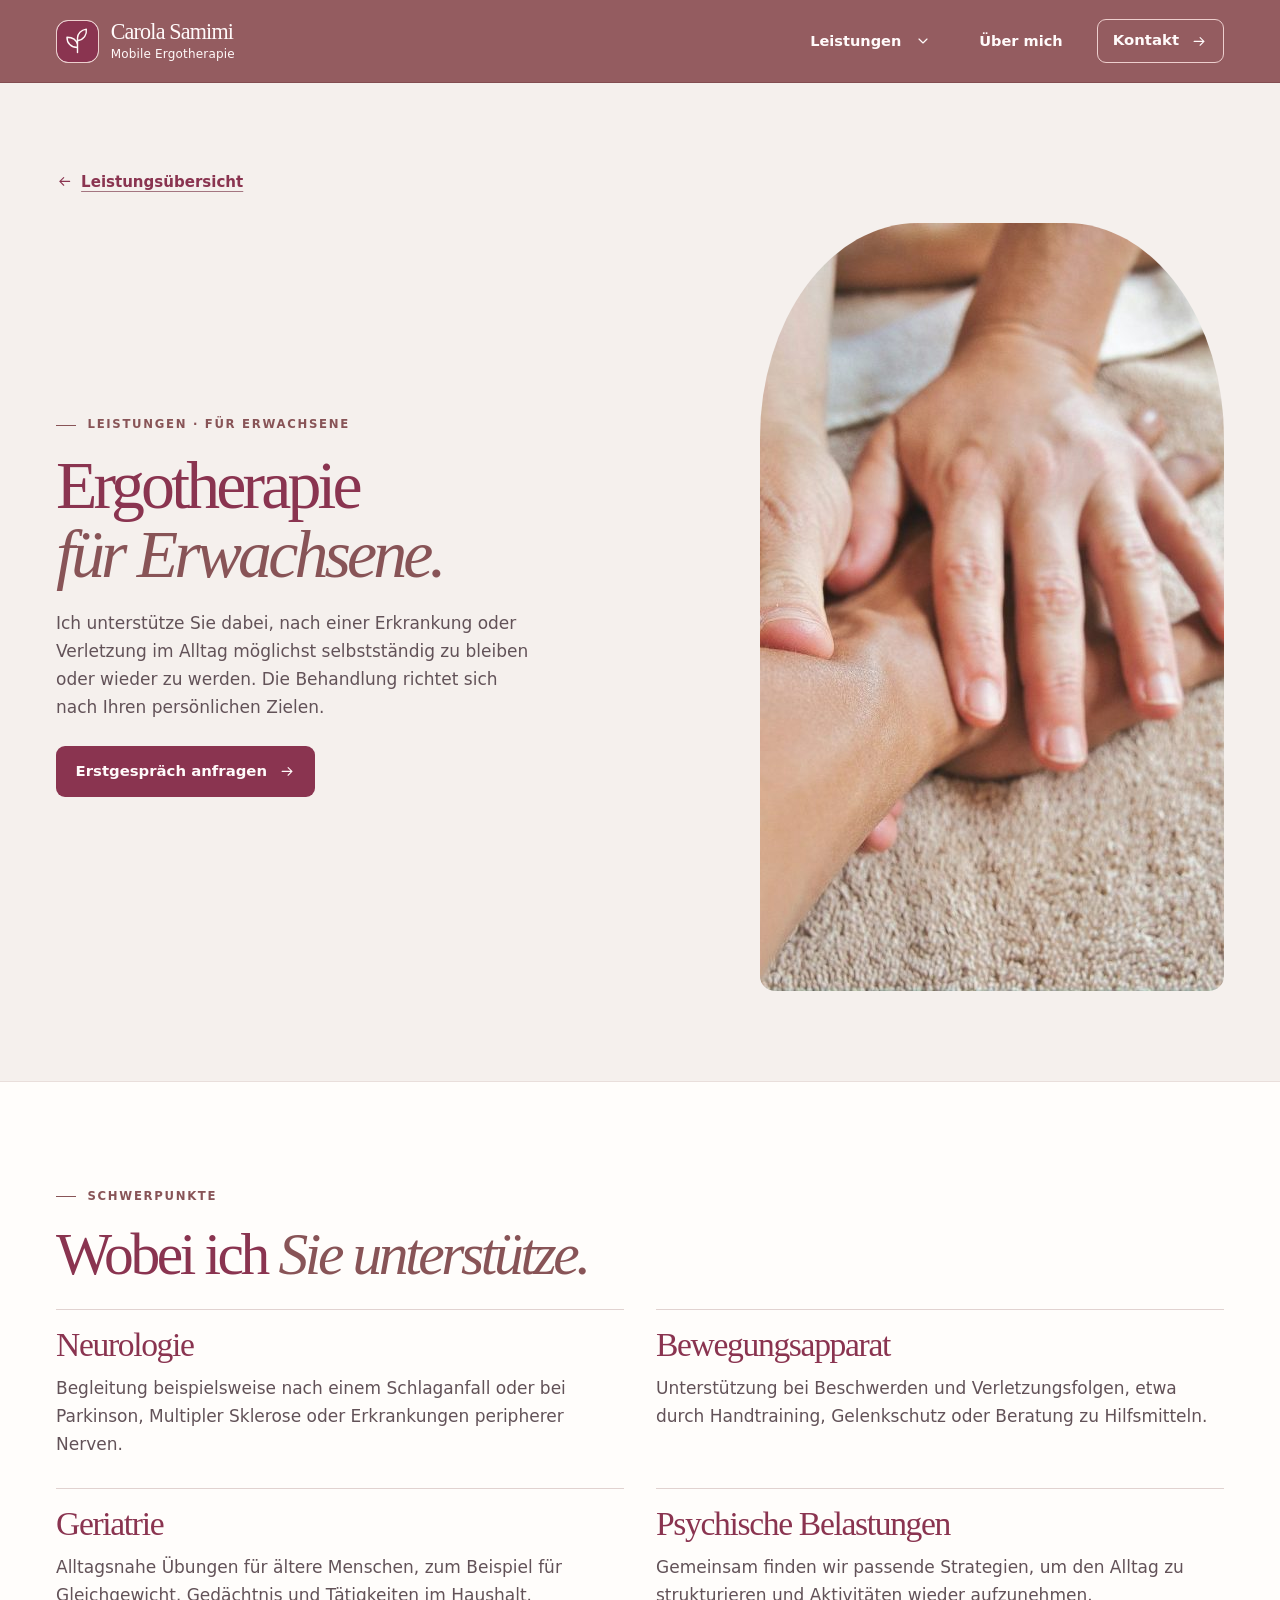
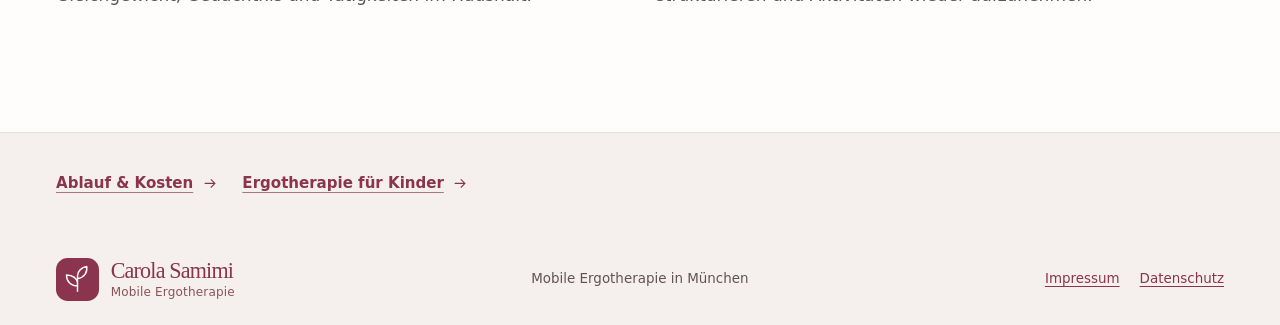
<file: ergotherapie-prototyp/leistungen/ergotherapie-bei-erwachsenen/index.html>
<!doctype html>
<html lang="de">
<head>
  <meta charset="utf-8">
  <meta name="viewport" content="width=device-width, initial-scale=1">
  <meta name="description" content="Ich unterstütze Sie dabei, nach einer Erkrankung oder Verletzung im Alltag möglichst selbstständig zu bleiben oder wieder zu werden. Die Behandlung richtet sich nach Ihren persönlichen Zielen.">
  <meta name="theme-color" content="#945c60">
  <meta name="robots" content="noindex, nofollow">
  <title>Ergotherapie für Erwachsene. | Carola Samimi</title>
  <link rel="icon" href="../../assets/mark.svg" type="image/svg+xml">
  <link rel="stylesheet" href="../../assets/site.css">
  <script src="../../assets/site.js" defer></script>
</head>
<body>
<a class="skip-link" href="#inhalt">Zum Inhalt springen</a>
<header class="site-header"><div class="container header-inner">
  <a class="brand" href="../../index.html" aria-label="Carola Samimi – Startseite"><img src="../../assets/mark.svg" width="44" height="44" alt=""><span class="brand-text"><strong>Carola Samimi</strong><span>Mobile Ergotherapie</span></span></a>
  <button type="button" class="menu-toggle" aria-expanded="false" aria-controls="hauptnavigation" data-menu-toggle hidden><span>Menü</span><svg class="icon menu-open" viewBox="0 0 24 24" fill="none" stroke="currentColor" stroke-width="1.55" stroke-linecap="round" stroke-linejoin="round" aria-hidden="true"><path d="M4 7h16M4 12h16M4 17h16"/></svg><svg class="icon menu-close" viewBox="0 0 24 24" fill="none" stroke="currentColor" stroke-width="1.55" stroke-linecap="round" stroke-linejoin="round" aria-hidden="true"><path d="m6 6 12 12M6 18 18 6"/></svg></button>
  <nav class="site-nav" id="hauptnavigation" aria-label="Hauptnavigation">
    <div class="nav-group">
      <a class="nav-group-link" href="../../index.html#leistungen">Leistungen</a>
      <details class="nav-submenu" data-service-menu>
        <summary aria-label="Untermenü Leistungen" title="Untermenü Leistungen">
          <svg class="icon" viewBox="0 0 24 24" fill="none" stroke="currentColor" stroke-width="1.75" stroke-linecap="round" stroke-linejoin="round" aria-hidden="true"><path d="m6 9 6 6 6-6"/></svg>
        </summary>
        <ul class="nav-submenu-links">
          <li><a href="../../leistungen/ergotherapie-bei-erwachsenen/index.html" aria-current="page">Ergotherapie bei Erwachsenen</a></li>
          <li><a href="../../leistungen/ergotherapie-bei-kindern/index.html">Ergotherapie bei Kindern</a></li>
          <li><a href="../../index.html#ablauf">Ablauf und Kosten</a></li>
        </ul>
      </details>
    </div>
    <a href="../../index.html#ueber-mich">Über mich</a>
    <a class="button button-nav" href="../../index.html#kontakt">Kontakt <svg class="icon " viewBox="0 0 24 24" fill="none" stroke="currentColor" stroke-width="1.55" stroke-linecap="round" stroke-linejoin="round" aria-hidden="true"><path d="M4.5 12h14m-5.5-5.5 5.5 5.5-5.5 5.5"/></svg></a>
  </nav>
</div></header>
<main id="inhalt" class="subpage" tabindex="-1">
  <section class="detail-hero">
    <div class="container">
      <a class="text-link" href="../../index.html#leistungen"><svg class="icon " viewBox="0 0 24 24" fill="none" stroke="currentColor" stroke-width="1.55" stroke-linecap="round" stroke-linejoin="round" aria-hidden="true"><path d="M19.5 12h-14M11 6.5 5.5 12l5.5 5.5"/></svg> Leistungsübersicht</a>
      <div class="detail-heading">
        <div><p class="eyebrow"><span aria-hidden="true"></span>Leistungen · Für Erwachsene</p><h1>Ergotherapie <em>für Erwachsene.</em></h1><p>Ich unterstütze Sie dabei, nach einer Erkrankung oder Verletzung im Alltag möglichst selbstständig zu bleiben oder wieder zu werden. Die Behandlung richtet sich nach Ihren persönlichen Zielen.</p><a class="button button-primary" href="../../index.html#kontakt">Erstgespräch anfragen <svg class="icon " viewBox="0 0 24 24" fill="none" stroke="currentColor" stroke-width="1.55" stroke-linecap="round" stroke-linejoin="round" aria-hidden="true"><path d="M4.5 12h14m-5.5-5.5 5.5 5.5-5.5 5.5"/></svg></a></div>
        <img src="../../assets/ergotherapie-erwachsene.jpg" width="768" height="768" alt="Hände bei einer manuellen Behandlung am Unterarm">
      </div>
    </div>
  </section>
  <section class="detail-topics section" aria-labelledby="schwerpunkte">
    <div class="container">
      <p class="eyebrow"><span aria-hidden="true"></span>Schwerpunkte</p>
      <h2 id="schwerpunkte">Wobei ich <em>Sie unterstütze.</em></h2>
      <ul class="detail-list"><li><h3>Neurologie</h3><p>Begleitung beispielsweise nach einem Schlaganfall oder bei Parkinson, Multipler Sklerose oder Erkrankungen peripherer Nerven.</p></li><li><h3>Bewegungsapparat</h3><p>Unterstützung bei Beschwerden und Verletzungsfolgen, etwa durch Handtraining, Gelenkschutz oder Beratung zu Hilfsmitteln.</p></li><li><h3>Geriatrie</h3><p>Alltagsnahe Übungen für ältere Menschen, zum Beispiel für Gleichgewicht, Gedächtnis und Tätigkeiten im Haushalt.</p></li><li><h3>Psychische Belastungen</h3><p>Gemeinsam finden wir passende Strategien, um den Alltag zu strukturieren und Aktivitäten wieder aufzunehmen.</p></li></ul>
    </div>
  </section>
  <div class="container detail-links"><a class="text-link" href="../../index.html#ablauf">Ablauf &amp; Kosten <svg class="icon " viewBox="0 0 24 24" fill="none" stroke="currentColor" stroke-width="1.55" stroke-linecap="round" stroke-linejoin="round" aria-hidden="true"><path d="M4.5 12h14m-5.5-5.5 5.5 5.5-5.5 5.5"/></svg></a><a class="text-link" href="../ergotherapie-bei-kindern/index.html">Ergotherapie für Kinder <svg class="icon " viewBox="0 0 24 24" fill="none" stroke="currentColor" stroke-width="1.55" stroke-linecap="round" stroke-linejoin="round" aria-hidden="true"><path d="M4.5 12h14m-5.5-5.5 5.5 5.5-5.5 5.5"/></svg></a></div>
</main>
<footer class="site-footer"><div class="container footer-inner">
  <a class="brand" href="../../index.html" aria-label="Carola Samimi – Startseite"><img src="../../assets/mark.svg" width="44" height="44" alt=""><span class="brand-text"><strong>Carola Samimi</strong><span>Mobile Ergotherapie</span></span></a>
  <p>Mobile Ergotherapie in München</p>
  <nav aria-label="Rechtliche Informationen"><a href="../../impressum/index.html">Impressum</a><a href="../../datenschutzvereinbarung/index.html">Datenschutz</a></nav>
</div></footer>
</body>
</html>
</file>
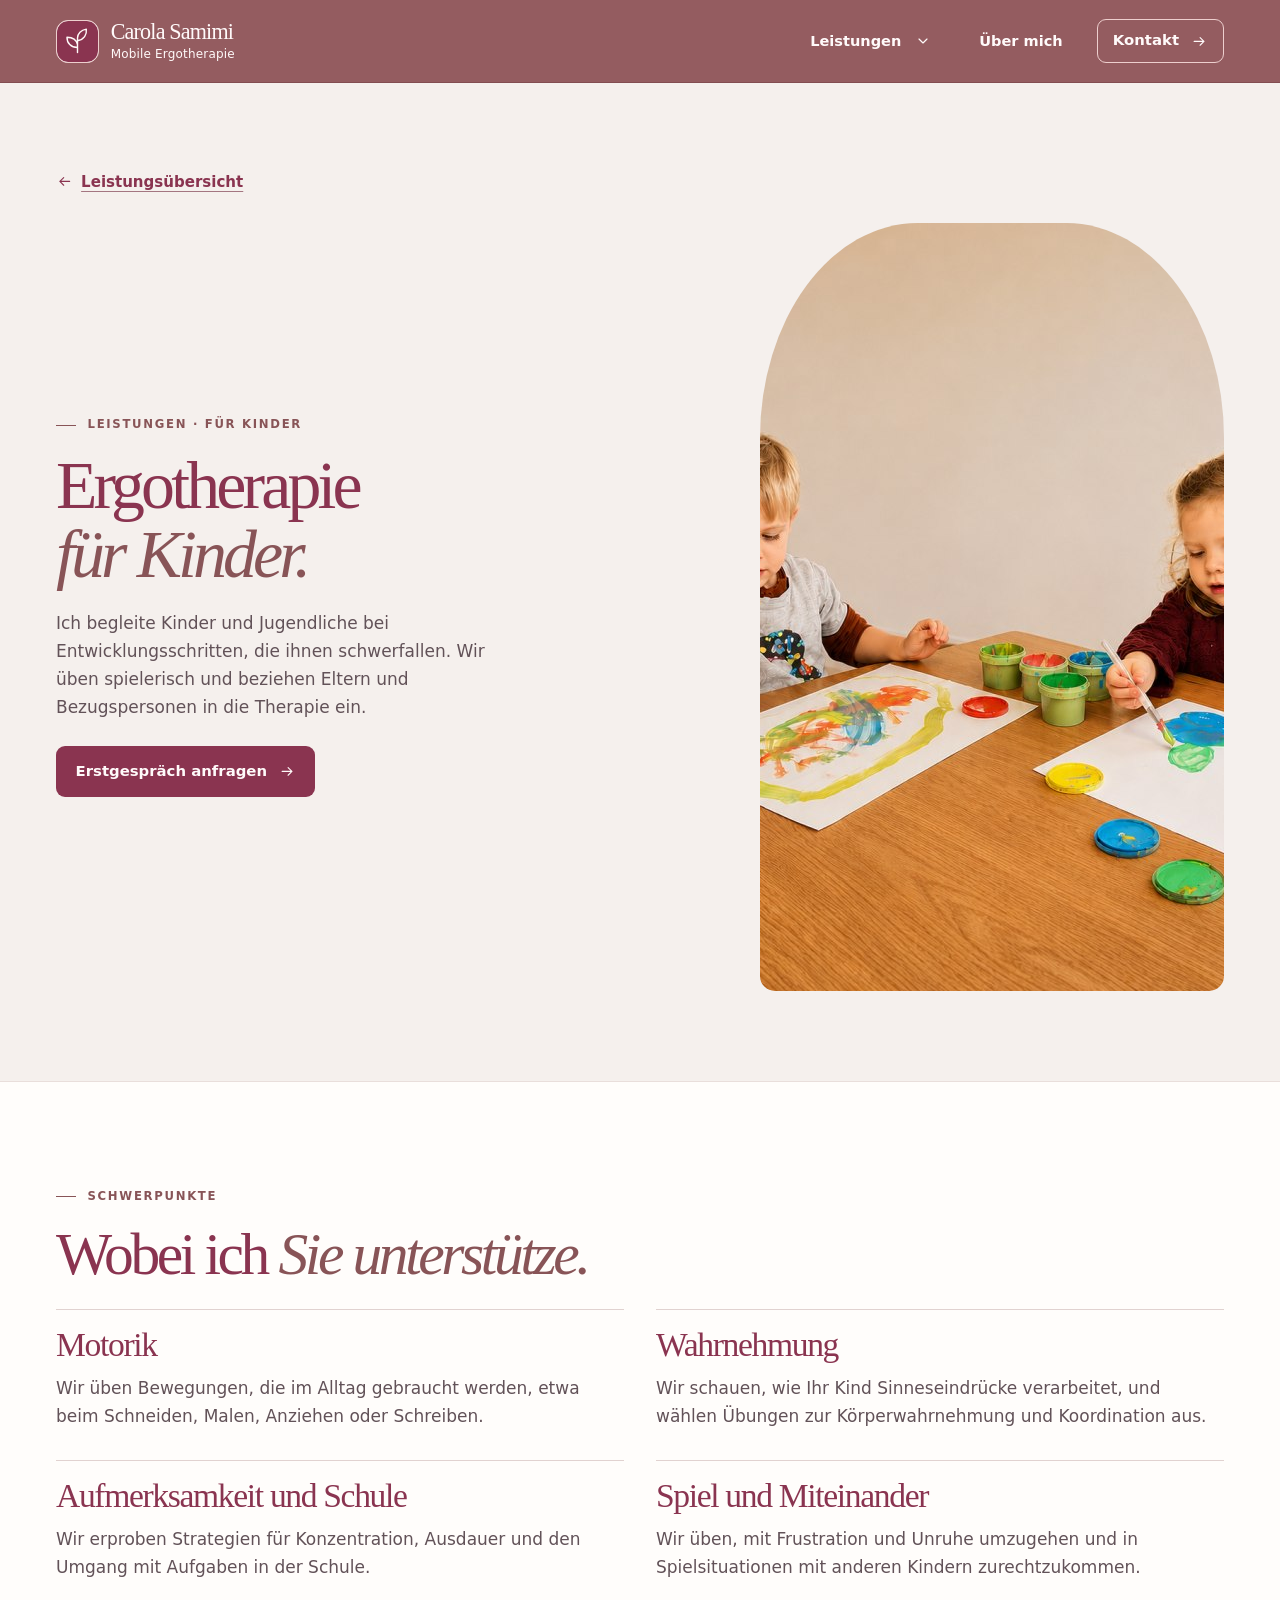
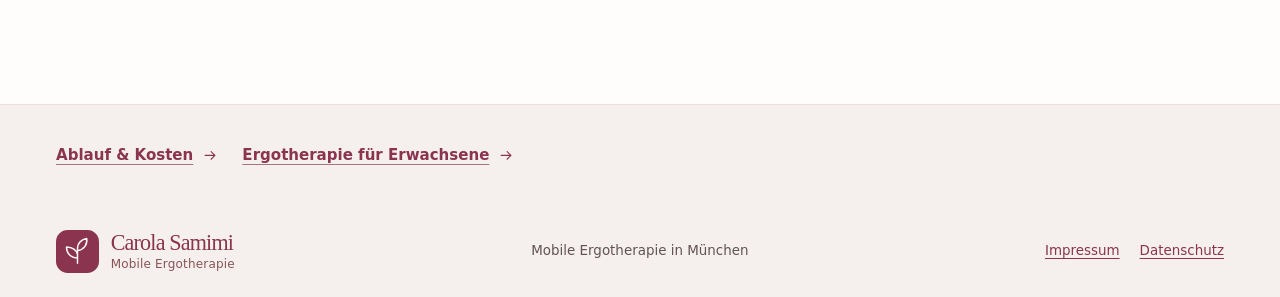
<file: ergotherapie-prototyp/leistungen/ergotherapie-bei-kindern/index.html>
<!doctype html>
<html lang="de">
<head>
  <meta charset="utf-8">
  <meta name="viewport" content="width=device-width, initial-scale=1">
  <meta name="description" content="Ich begleite Kinder und Jugendliche bei Entwicklungsschritten, die ihnen schwerfallen. Wir üben spielerisch und beziehen Eltern und Bezugspersonen in die Therapie ein.">
  <meta name="theme-color" content="#945c60">
  <meta name="robots" content="noindex, nofollow">
  <title>Ergotherapie für Kinder. | Carola Samimi</title>
  <link rel="icon" href="../../assets/mark.svg" type="image/svg+xml">
  <link rel="stylesheet" href="../../assets/site.css">
  <script src="../../assets/site.js" defer></script>
</head>
<body>
<a class="skip-link" href="#inhalt">Zum Inhalt springen</a>
<header class="site-header"><div class="container header-inner">
  <a class="brand" href="../../index.html" aria-label="Carola Samimi – Startseite"><img src="../../assets/mark.svg" width="44" height="44" alt=""><span class="brand-text"><strong>Carola Samimi</strong><span>Mobile Ergotherapie</span></span></a>
  <button type="button" class="menu-toggle" aria-expanded="false" aria-controls="hauptnavigation" data-menu-toggle hidden><span>Menü</span><svg class="icon menu-open" viewBox="0 0 24 24" fill="none" stroke="currentColor" stroke-width="1.55" stroke-linecap="round" stroke-linejoin="round" aria-hidden="true"><path d="M4 7h16M4 12h16M4 17h16"/></svg><svg class="icon menu-close" viewBox="0 0 24 24" fill="none" stroke="currentColor" stroke-width="1.55" stroke-linecap="round" stroke-linejoin="round" aria-hidden="true"><path d="m6 6 12 12M6 18 18 6"/></svg></button>
  <nav class="site-nav" id="hauptnavigation" aria-label="Hauptnavigation">
    <div class="nav-group">
      <a class="nav-group-link" href="../../index.html#leistungen">Leistungen</a>
      <details class="nav-submenu" data-service-menu>
        <summary aria-label="Untermenü Leistungen" title="Untermenü Leistungen">
          <svg class="icon" viewBox="0 0 24 24" fill="none" stroke="currentColor" stroke-width="1.75" stroke-linecap="round" stroke-linejoin="round" aria-hidden="true"><path d="m6 9 6 6 6-6"/></svg>
        </summary>
        <ul class="nav-submenu-links">
          <li><a href="../../leistungen/ergotherapie-bei-erwachsenen/index.html">Ergotherapie bei Erwachsenen</a></li>
          <li><a href="../../leistungen/ergotherapie-bei-kindern/index.html" aria-current="page">Ergotherapie bei Kindern</a></li>
          <li><a href="../../index.html#ablauf">Ablauf und Kosten</a></li>
        </ul>
      </details>
    </div>
    <a href="../../index.html#ueber-mich">Über mich</a>
    <a class="button button-nav" href="../../index.html#kontakt">Kontakt <svg class="icon " viewBox="0 0 24 24" fill="none" stroke="currentColor" stroke-width="1.55" stroke-linecap="round" stroke-linejoin="round" aria-hidden="true"><path d="M4.5 12h14m-5.5-5.5 5.5 5.5-5.5 5.5"/></svg></a>
  </nav>
</div></header>
<main id="inhalt" class="subpage" tabindex="-1">
  <section class="detail-hero">
    <div class="container">
      <a class="text-link" href="../../index.html#leistungen"><svg class="icon " viewBox="0 0 24 24" fill="none" stroke="currentColor" stroke-width="1.55" stroke-linecap="round" stroke-linejoin="round" aria-hidden="true"><path d="M19.5 12h-14M11 6.5 5.5 12l5.5 5.5"/></svg> Leistungsübersicht</a>
      <div class="detail-heading">
        <div><p class="eyebrow"><span aria-hidden="true"></span>Leistungen · Für Kinder</p><h1>Ergotherapie <em>für Kinder.</em></h1><p>Ich begleite Kinder und Jugendliche bei Entwicklungsschritten, die ihnen schwerfallen. Wir üben spielerisch und beziehen Eltern und Bezugspersonen in die Therapie ein.</p><a class="button button-primary" href="../../index.html#kontakt">Erstgespräch anfragen <svg class="icon " viewBox="0 0 24 24" fill="none" stroke="currentColor" stroke-width="1.55" stroke-linecap="round" stroke-linejoin="round" aria-hidden="true"><path d="M4.5 12h14m-5.5-5.5 5.5 5.5-5.5 5.5"/></svg></a></div>
        <img src="../../assets/ergotherapie-kinder.jpg" width="768" height="768" alt="Zwei Kinder malen an einem Tisch mit Fingerfarben">
      </div>
    </div>
  </section>
  <section class="detail-topics section" aria-labelledby="schwerpunkte">
    <div class="container">
      <p class="eyebrow"><span aria-hidden="true"></span>Schwerpunkte</p>
      <h2 id="schwerpunkte">Wobei ich <em>Sie unterstütze.</em></h2>
      <ul class="detail-list"><li><h3>Motorik</h3><p>Wir üben Bewegungen, die im Alltag gebraucht werden, etwa beim Schneiden, Malen, Anziehen oder Schreiben.</p></li><li><h3>Wahrnehmung</h3><p>Wir schauen, wie Ihr Kind Sinneseindrücke verarbeitet, und wählen Übungen zur Körperwahrnehmung und Koordination aus.</p></li><li><h3>Aufmerksamkeit und Schule</h3><p>Wir erproben Strategien für Konzentration, Ausdauer und den Umgang mit Aufgaben in der Schule.</p></li><li><h3>Spiel und Miteinander</h3><p>Wir üben, mit Frustration und Unruhe umzugehen und in Spielsituationen mit anderen Kindern zurechtzukommen.</p></li></ul>
    </div>
  </section>
  <div class="container detail-links"><a class="text-link" href="../../index.html#ablauf">Ablauf &amp; Kosten <svg class="icon " viewBox="0 0 24 24" fill="none" stroke="currentColor" stroke-width="1.55" stroke-linecap="round" stroke-linejoin="round" aria-hidden="true"><path d="M4.5 12h14m-5.5-5.5 5.5 5.5-5.5 5.5"/></svg></a><a class="text-link" href="../ergotherapie-bei-erwachsenen/index.html">Ergotherapie für Erwachsene <svg class="icon " viewBox="0 0 24 24" fill="none" stroke="currentColor" stroke-width="1.55" stroke-linecap="round" stroke-linejoin="round" aria-hidden="true"><path d="M4.5 12h14m-5.5-5.5 5.5 5.5-5.5 5.5"/></svg></a></div>
</main>
<footer class="site-footer"><div class="container footer-inner">
  <a class="brand" href="../../index.html" aria-label="Carola Samimi – Startseite"><img src="../../assets/mark.svg" width="44" height="44" alt=""><span class="brand-text"><strong>Carola Samimi</strong><span>Mobile Ergotherapie</span></span></a>
  <p>Mobile Ergotherapie in München</p>
  <nav aria-label="Rechtliche Informationen"><a href="../../impressum/index.html">Impressum</a><a href="../../datenschutzvereinbarung/index.html">Datenschutz</a></nav>
</div></footer>
</body>
</html>
</file>
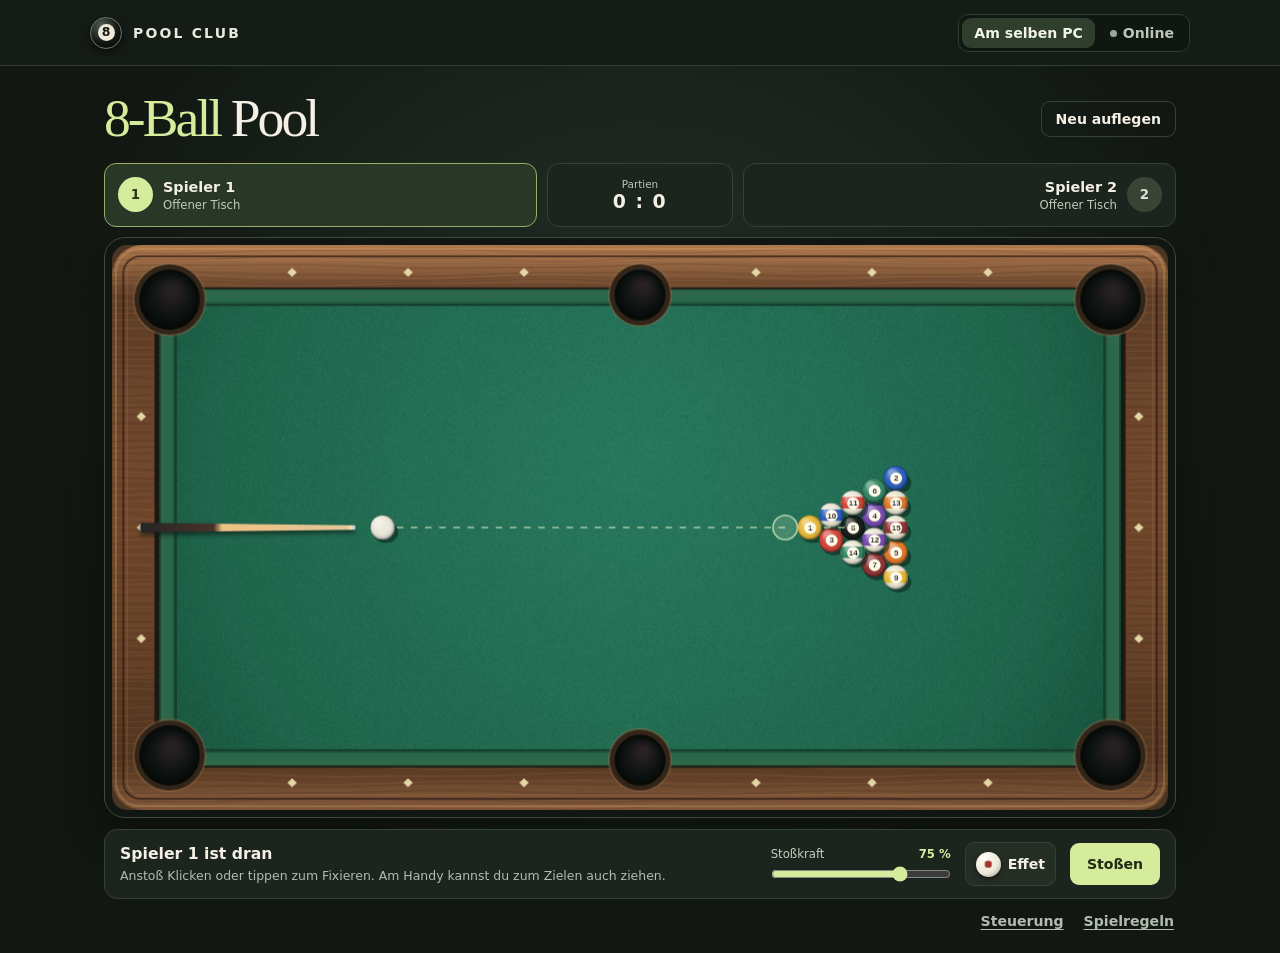
<file: pool/8-Ball-Pool.html>
<!doctype html>
<html lang="de">
<head>
<meta charset="utf-8">
<meta name="viewport" content="width=device-width, initial-scale=1">
<meta name="theme-color" content="#121712">
<title>8-Ball Pool</title>
<style>
:root{color-scheme:dark;--bg:#121712;--panel:#1c241d;--line:#344138;--text:#f4f0e5;--muted:#b2bcb0;--lime:#d6ec9d;--dark:#24311b;--gold:#d8ad77;font-family:Inter,system-ui,sans-serif}
*{box-sizing:border-box}body{margin:0;background:radial-gradient(ellipse at 50% 40%,#24332a 0,transparent 65%),var(--bg);color:var(--text);min-height:100vh}button,input,textarea{font:inherit}button{cursor:pointer}button:disabled{cursor:default;opacity:.48}button:focus-visible,input:focus-visible,textarea:focus-visible,canvas:focus-visible{outline:2px solid var(--lime);outline-offset:4px}button{border:1px solid var(--line);border-radius:9px;background:#252e25;color:var(--text);padding:9px 14px;font-weight:650;font-size:.88rem}button:hover:not(:disabled){background:#333f31}.accent{background:var(--lime);color:#202b15;border-color:transparent}.accent:hover:not(:disabled){background:#e6f4bf}.flat{background:none}.link{border:0;background:none;color:var(--muted);padding:4px 2px;text-decoration:underline;text-underline-offset:3px}.link:hover:not(:disabled){background:none;color:var(--text)}[hidden]{display:none!important}
.bar{border-bottom:1px solid #303d33;background:#151c16}.bar-inner{max-width:1144px;margin:auto;min-height:65px;padding:0 22px;display:flex;align-items:center;justify-content:space-between;gap:16px}.brand{display:flex;align-items:center;gap:11px;color:#e9eade;font-size:.87rem;font-weight:760;letter-spacing:.16em}.brand-ball,.title-ball{display:grid;place-items:center;border-radius:50%;background:radial-gradient(circle at 35% 26%,#515a52,#131712 56%,#050705);border:1px solid #687568;box-shadow:0 3px 8px #020302a0}.brand-ball{width:32px;height:32px}.brand-ball b,.title-ball b{display:grid;place-items:center;border-radius:50%;color:#171914;background:#eee9d7;line-height:1;letter-spacing:0}.brand-ball b{width:17px;height:17px;font-size:.78rem}.modes{display:flex;gap:3px;background:#101610;padding:3px;border:1px solid #303b31;border-radius:10px}.modes button{border:0;background:none;color:#bdc6b9;padding:7px 12px;white-space:nowrap}.modes button[aria-pressed=true]{background:#303e2d;color:#f1f4e8}.modes .dot{width:7px;height:7px;background:#9da798;border-radius:50%;display:inline-block;margin-right:6px;vertical-align:1px}.modes button[aria-pressed=true] .dot{background:var(--lime)}
main{max-width:1120px;margin:auto;padding:26px 24px 20px}.heading{display:flex;align-items:center;justify-content:space-between;gap:12px;margin-bottom:17px}.heading h1{font-family:Georgia,serif;font-weight:normal;font-size:clamp(2rem,5vw,3.35rem);letter-spacing:-.055em;line-height:1;margin:0}.heading h1 em{color:var(--lime);font-style:normal}.heading .flat{white-space:nowrap}.scoreboard{display:grid;grid-template-columns:1fr minmax(76px,.43fr) 1fr;gap:10px;margin-bottom:10px}.player,.score{min-width:0;border:1px solid var(--line);background:#1b241d;border-radius:12px;min-height:64px}.player{padding:9px 13px;display:flex;align-items:center;gap:10px}.player.active{border-color:#97ae69;background:#293826}.player:last-child{text-align:right;flex-direction:row-reverse}.avatar{display:grid;place-items:center;flex:none;width:35px;height:35px;background:#394437;color:#d9e2d5;border-radius:50%;font-size:.84rem;font-weight:800}.active .avatar{background:var(--lime);color:#26341a}.player strong{font-size:.9rem}.player .group{color:#becbb9;font-size:.73rem;margin-top:2px;min-height:15px}.balls{display:flex;gap:3px;margin-left:auto;flex-wrap:wrap;justify-content:flex-end}.player:last-child .balls{margin-left:0;margin-right:auto;justify-content:flex-start}.balls span{width:13px;height:13px;border:1px solid #0006;border-radius:50%;box-shadow:inset 0 2px 2px #fff4,inset 0 -2px 3px #0006}.balls span.stripe{background:linear-gradient(#f1edde 24%,var(--ball) 24% 73%,#e3e1d2 73%)}.balls span.sunk{opacity:.22}.score{display:grid;justify-items:center;align-content:center}.score small{font-size:.65rem;color:#bcc8b8}.score output{font-size:1.18rem;letter-spacing:.08em;font-weight:800}
.stage{padding:7px;border:1px solid #41483a;background:#101712;border-radius:21px;box-shadow:0 15px 35px #05080680}.table-surface{position:relative;border-radius:15px;overflow:hidden;background:#493522;aspect-ratio:1120/600}canvas{display:block;width:100%;height:100%;touch-action:none;cursor:crosshair}canvas:focus-visible{outline-offset:-3px}.win-banner{position:absolute;inset:0;display:grid;place-content:center;text-align:center;justify-items:center;gap:12px;background:#061a13a6;backdrop-filter:blur(3px);color:#fff}.title-ball{width:46px;height:46px}.title-ball b{width:23px;height:23px}.win-banner strong{font:normal clamp(1.4rem,4vw,3rem)/1.05 Georgia,serif}.win-banner .accent{min-height:39px}
.controls{display:grid;grid-template-columns:minmax(0,1fr) auto;gap:14px 24px;align-items:center;border:1px solid var(--line);background:#1b241d;border-radius:13px;margin-top:11px;padding:12px 15px}.status{margin:0;font-size:.98rem;font-weight:750}.hint{margin:4px 0 0;color:var(--muted);font-size:.78rem;line-height:1.45}.shot-controls{display:flex;align-items:center;gap:14px}.power{min-width:125px;width:clamp(125px,15vw,180px);display:grid;gap:5px;font-size:.73rem;color:#c6d1c1}.power span{display:flex;justify-content:space-between}.power output{color:var(--lime);font-weight:750;font-variant-numeric:tabular-nums}input[type=range]{accent-color:var(--lime);width:100%;margin:0;cursor:pointer}.shot-controls button{min-height:42px;min-width:90px}.foot{display:flex;justify-content:flex-end;margin-top:10px;font-size:.8rem}
dialog{border:1px solid #52634d;border-radius:17px;padding:0;width:min(500px,calc(100% - 30px));max-height:calc(100% - 30px);color:var(--text);background:#202a21;box-shadow:0 16px 55px #000a}dialog::backdrop{background:#07100bba;backdrop-filter:blur(3px)}.dialog-inner{padding:22px}.dialog-head{display:flex;align-items:center;justify-content:space-between;gap:12px}.dialog-head h2{font:normal 1.85rem Georgia,serif;margin:0}.close{width:36px;height:36px;font-size:1.2rem;padding:0}.dialog-inner p,.dialog-inner li{color:#d3ddcf;font-size:.91rem;line-height:1.5}.dialog-inner ul{padding-left:20px}.dialog-inner li+li{margin-top:8px}.actions{display:flex;gap:8px;flex-wrap:wrap;margin-top:13px}.connection-label{display:block;margin-top:13px;font-size:.82rem;font-weight:700;color:#e4ebdf}textarea{display:block;width:100%;resize:vertical;min-height:65px;margin-top:5px;background:#111a13;color:var(--text);border:1px solid #536653;border-radius:7px;padding:8px;overflow-wrap:anywhere;font: .78rem ui-monospace,monospace}.dialog-inner .net-status{margin:13px 0 0;color:var(--lime)}.dialog-inner .net-status.error{color:#ffbcaa}
@media(max-width:740px){.balls{display:none}.controls{gap:12px}.bar-inner{padding:0 14px}main{padding:19px 12px}.stage{padding:4px;border-radius:15px}.table-surface{border-radius:11px}}
@media(max-width:500px){.bar-inner{min-height:56px}.brand{letter-spacing:.08em;font-size:.72rem;gap:7px}.brand-ball{width:26px;height:26px}.modes button{font-size:.75rem;padding:7px 8px}.modes .dot{display:none}.heading{margin-bottom:13px}.scoreboard{gap:5px}.player{padding:6px;gap:5px}.player,.score{min-height:51px;border-radius:8px}.avatar{width:23px;height:23px;font-size:.68rem}.player strong{font-size:.74rem}.player .group{font-size:.65rem}.controls{grid-template-columns:1fr;padding:11px}.shot-controls{justify-content:space-between}.power{flex:1;width:auto}.heading .flat{font-size:.75rem;padding:7px 9px}}
.table-surface canvas{position:absolute;inset:0;user-select:none;-webkit-user-select:none;-webkit-touch-callout:none}
.foot{gap:16px}
.shot-controls .spin-control{display:flex;align-items:center;gap:7px;min-width:0;min-height:44px;padding:7px 10px}
.cue-face{position:relative;display:block;flex:none;width:25px;aspect-ratio:1;border-radius:50%;background:radial-gradient(circle at 34% 29%,#fffdf4 0%,#ede9da 58%,#9b9a89 95%);box-shadow:0 2px 5px #02040380}
.cue-face::after{content:"";position:absolute;top:var(--spin-top,50%);left:var(--spin-left,50%);width:22%;aspect-ratio:1;border-radius:50%;transform:translate(-50%,-50%);background:#a13729;border:1px solid #fff6}
.spin-control[data-active=true]{border-color:#97ae69;color:var(--lime)}
.spin-picker{position:relative;display:grid;place-items:center;width:148px;height:148px;margin:18px auto 12px;padding:0;border-radius:50%;touch-action:manipulation}
.spin-picker .cue-face{width:100%;pointer-events:none}
.spin-picker .cue-face::before{content:"";position:absolute;inset:16%;border:1px dashed #564c4480;border-radius:50%}
.spin-picker .cue-face::after{width:9%;border-width:2px}
#spin-description{text-align:center;min-height:1.5em;margin:0;color:var(--lime)}
@media(max-width:500px){.shot-controls{gap:8px}.shot-controls .power{min-width:0}.shot-controls #shoot{min-width:70px;padding-inline:9px}.shot-controls .spin-control{padding-inline:7px;gap:5px}}
</style>
</head>
<body>
<header class="bar">
  <div class="bar-inner">
    <div class="brand"><span class="brand-ball" aria-hidden="true"><b>8</b></span> POOL CLUB</div>
    <nav class="modes" aria-label="Spielmodus">
      <button id="local-mode" aria-pressed="true">Am selben PC</button>
      <button id="online-mode" aria-pressed="false"><span class="dot" aria-hidden="true"></span>Online</button>
    </nav>
  </div>
</header>
<main>
  <div class="heading"><h1><em>8-Ball</em> Pool</h1><button class="flat" id="restart">Neu auflegen</button></div>
  <section class="scoreboard" aria-label="Spielstand">
    <div class="player" id="player-0"><span class="avatar" aria-hidden="true">1</span><div><strong id="name-0">Spieler 1</strong><div class="group" id="group-0"></div></div><div class="balls" id="balls-0" aria-hidden="true"></div></div>
    <div class="score"><small>Partien</small><output id="score">0 : 0</output></div>
    <div class="player" id="player-1"><span class="avatar" aria-hidden="true">2</span><div><strong id="name-1">Spieler 2</strong><div class="group" id="group-1"></div></div><div class="balls" id="balls-1" aria-hidden="true"></div></div>
  </section>
  <section class="stage" aria-label="Billardtisch">
    <div class="table-surface">
      <canvas id="table" tabindex="0" aria-label="Billardtisch. Klicken oder tippen zum Fixieren und Lösen der Richtung. Pfeiltasten zum Zielen, Leertaste zum Stoßen."></canvas>
      <div class="win-banner" id="win-banner" hidden><span class="title-ball" aria-hidden="true"><b>8</b></span><strong id="win-text"></strong><button id="rematch" class="accent">Nächste Partie</button></div>
    </div>
  </section>
  <section class="controls" aria-label="Steuerung">
    <div aria-live="polite"><p class="status" id="status"></p><p class="hint" id="hint"></p></div>
    <div class="shot-controls">
      <label class="power"><span>Stoßkraft <output id="power-value" for="power">75 %</output></span><input id="power" type="range" min="5" max="100" value="75"></label>
      <button id="spin-button" class="spin-control" aria-haspopup="dialog"><span class="cue-face" aria-hidden="true"></span>Effet</button>
      <button class="accent" id="shoot">Stoßen</button>
    </div>
  </section>
  <div class="foot">
    <button class="link" id="controls-button" aria-haspopup="dialog">Steuerung</button>
    <button class="link" id="rules-button" aria-haspopup="dialog">Spielregeln</button>
  </div>
</main>
<dialog id="controls-help" aria-labelledby="controls-title">
  <div class="dialog-inner">
    <div class="dialog-head"><h2 id="controls-title">Steuerung</h2><form method="dialog"><button type="submit" class="close" aria-label="Schließen">×</button></form></div>
    <ul>
      <li><strong>Maus:</strong> Bewege den Zeiger über den Tisch, um zu zielen. Klicke, um die Richtung zu fixieren. Ein weiterer Klick oder Esc löst sie.</li>
      <li><strong>Touch:</strong> Tippe in die gewünschte Richtung oder ziehe den Finger über den Tisch, um zu zielen. Beim Loslassen bleibt die Richtung fixiert. Tippe erneut, um sie zu lösen.</li>
      <li><strong>Stoßen:</strong> Stell die Stoßkraft am Regler ein. Drücke die Leertaste oder wähle „Stoßen“.</li>
      <li><strong>Effet:</strong> Wähle den Treffpunkt auf der Weißen. Oben läuft sie nach einem Treffer weiter, unten kann sie zurücklaufen. Links oder rechts ändert sich der Abprall an der Bande.</li>
      <li><strong>Fein zielen:</strong> Bei freier Richtung kannst du am fokussierten Tisch mit den Pfeiltasten zielen. Halte Umschalt für kleinere Schritte.</li>
      <li><strong>Weiße platzieren:</strong> Klicke oder tippe nach einem Foul auf eine freie Stelle. Mit Tastatur verschiebst du die Weiße am Tisch mit den Pfeiltasten und legst sie mit Enter ab.</li>
    </ul>
  </div>
</dialog>
<dialog id="spin-dialog" aria-labelledby="spin-title">
  <div class="dialog-inner">
    <div class="dialog-head"><h2 id="spin-title">Effet</h2><form method="dialog"><button class="close" aria-label="Schließen">×</button></form></div>
    <p id="spin-help">Wähle den Treffpunkt auf der Weißen. Oben für Nachlauf, unten für Rücklauf, links oder rechts für Seiteneffet. Du kannst auch die Pfeiltasten benutzen.</p>
    <button class="spin-picker" id="spin-picker" aria-label="Treffpunkt auf der Weißen" aria-describedby="spin-help spin-description"><span class="cue-face" aria-hidden="true"></span></button>
    <p id="spin-description" role="status">Mitte · kein Effet</p>
    <div class="actions"><button id="spin-reset">Auf Mitte setzen</button><form method="dialog"><button class="accent">Fertig</button></form></div>
  </div>
</dialog>
<dialog id="rules">
  <div class="dialog-inner">
    <div class="dialog-head"><h2>Spielregeln</h2><form method="dialog"><button type="submit" class="close" aria-label="Schließen">×</button></form></div>
    <ul>
      <li>Der Tisch bleibt nach dem Anstoß offen. Die erste regulär versenkte Farbige danach legt fest, wer die Vollen und wer die Halben spielt.</li>
      <li>Wer korrekt eine eigene Kugel locht, bleibt am Tisch. Nach dem ersten Kugelkontakt muss eine Kugel eine Bande erreichen oder in eine Tasche fallen.</li>
      <li>Bei einem Foul darf die andere Person die Weiße frei platzieren. Mit den Pfeiltasten lässt sie sich verschieben, mit Enter ablegen.</li>
      <li>Sind alle eigenen Kugeln weg, gewinnt ein sauberer Stoß auf die Acht. Fällt die Acht zu früh oder bei einem Foul, gewinnt die andere Person. Beim Anstoß wird sie wieder aufgelegt.</li>
    </ul>
  </div>
</dialog>
<dialog id="online">
  <div class="dialog-inner">
    <div class="dialog-head"><h2>Online zu zweit</h2><form method="dialog"><button type="submit" class="close" aria-label="Schließen">×</button></form></div>
    <div id="network-choose">
      <p>Öffnet beide dieselbe Version der HTML-Datei. Eine Person erstellt die Einladung, die andere schickt einen Antwortcode zurück. Der Modus braucht eine direkte Verbindung zwischen euren Browsern.</p>
      <div class="actions"><button class="accent" id="host">Einladung erstellen</button><button id="join">Einladung annehmen</button></div>
    </div>
    <div id="network-exchange" hidden>
      <label class="connection-label" id="out-label" hidden><span id="out-title"></span><textarea id="out-code" readonly spellcheck="false"></textarea></label>
      <div class="actions" id="copy-row" hidden><button id="copy">Code kopieren</button></div>
      <label class="connection-label" id="in-label" hidden><span id="in-title"></span><textarea id="in-code" spellcheck="false" autocomplete="off"></textarea></label>
      <div class="actions" id="connect-row" hidden><button class="accent" id="connect"></button></div>
    </div>
    <div id="network-live" hidden><p>Ihr seid direkt verbunden.</p><button id="disconnect">Verbindung trennen</button></div>
    <p class="net-status" id="net-status" role="status" hidden></p>
    <div class="actions" id="retry-row" hidden><button id="retry">Neue Verbindung</button></div>
  </div>
</dialog>
<script>
"use strict";

const WIDTH = 1120;
const HEIGHT = 600;
const RADIUS = 13;
const LEFT = 68;
const RIGHT = 1052;
const TOP = 64;
const BOTTOM = 536;
const MIDDLE = WIDTH / 2;
const STEP = 1 / 240;
const FOOT = 740;
const SPIN_GRIP_TIME = 0.18;
const BALL_COLORS = ["#eae7db", "#e6b838", "#295ebc", "#cf4338", "#754aaf", "#df7728", "#328663", "#8d3435", "#171b1c"];
const POCKETS = [
  { x: LEFT + 1, y: TOP + 1, radius: 25 }, { x: MIDDLE, y: TOP - 4, radius: 23 }, { x: RIGHT - 1, y: TOP + 1, radius: 25 },
  { x: LEFT + 1, y: BOTTOM - 1, radius: 25 }, { x: MIDDLE, y: BOTTOM + 4, radius: 23 }, { x: RIGHT - 1, y: BOTTOM - 1, radius: 25 }
];
const RAILS = [
  [99, TOP, 534, TOP], [586, TOP, 1021, TOP],
  [99, BOTTOM, 534, BOTTOM], [586, BOTTOM, 1021, BOTTOM],
  [LEFT, 95, LEFT, 505], [RIGHT, 95, RIGHT, 505]
];

function clamp(value, low, high) {
  return Math.min(high, Math.max(low, value));
}

function ballGroup(id) {
  if (id >= 1 && id <= 7) return "full";
  if (id >= 9 && id <= 15) return "stripe";
  return null;
}

function ballColor(id) {
  return BALL_COLORS[id > 8 ? id - 8 : id];
}

function newBall(id, x, y) {
  return { id, x, y, vx: 0, vy: 0, sunk: false };
}

function rack(score = [0, 0], starter = 0, sequence = 0) {
  const order = [1, 10, 3, 11, 8, 14, 6, 4, 12, 7, 2, 13, 15, 5, 9];
  const balls = [newBall(0, 287, HEIGHT / 2)];
  const spacing = 2 * RADIUS + 0.32;
  for (let row = 0, index = 0; row < 5; row++) {
    for (let spot = 0; spot <= row; spot++) {
      balls.push(newBall(order[index++], FOOT + row * spacing * Math.sqrt(3) / 2, HEIGHT / 2 + (spot - row / 2) * spacing));
    }
  }
  return {
    balls: balls.sort((a, b) => a.id - b.id), score: [...score], groups: [null, null],
    turn: starter, starter, sequence, phase: "aim", winner: null, breaking: true,
    note: "Anstoß", shot: null
  };
}

function groupIsCleared(state, group) {
  return group !== null && state.balls.every(ball => ballGroup(ball.id) !== group || ball.sunk);
}

function canPlace(state, x, y) {
  if (!Number.isFinite(x) || !Number.isFinite(y)) return false;
  if (x < LEFT + RADIUS || x > RIGHT - RADIUS || y < TOP + RADIUS || y > BOTTOM - RADIUS) return false;
  if (POCKETS.some(pocket => Math.hypot(x - pocket.x, y - pocket.y) < pocket.radius + 3)) return false;
  return state.balls.every(ball => ball.id === 0 || ball.sunk || Math.hypot(x - ball.x, y - ball.y) >= 2 * RADIUS + 0.3);
}

function placeCue(state, x, y) {
  if (state.phase !== "place" || !canPlace(state, x, y)) return false;
  Object.assign(state.balls[0], newBall(0, x, y));
  state.phase = "aim";
  state.note = "Die Weiße ist platziert.";
  state.sequence++;
  return true;
}

function startShot(state, angle, power, spinX = 0, spinY = 0) {
  if (state.phase !== "aim" || !Number.isFinite(angle) || !Number.isFinite(power) || power < 5 || power > 100) return false;
  if (!Number.isFinite(spinX) || !Number.isFinite(spinY) || Math.hypot(spinX, spinY) > 1.000001) return false;
  const cue = state.balls[0];
  const speed = 75 + 1350 * Math.pow(power / 100, 1.55);
  cue.vx = Math.cos(angle) * speed;
  cue.vy = Math.sin(angle) * speed;
  state.shot = {
    first: null, potted: [], rail: false, elapsed: 0,
    spin: { side: spinX * speed, vertical: spinY, gripX: 0, gripY: 0, gripTime: 0 },
    targetEight: groupIsCleared(state, state.groups[state.turn])
  };
  state.sequence++;
  state.phase = "rolling";
  return true;
}

function collideBalls(a, b, state) {
  const dx = b.x - a.x;
  const dy = b.y - a.y;
  const distanceSquared = dx * dx + dy * dy;
  const diameter = 2 * RADIUS;
  if (distanceSquared >= diameter * diameter) return;
  const distance = Math.sqrt(distanceSquared);
  const nx = distance ? dx / distance : 1;
  const ny = distance ? dy / distance : 0;
  const overlap = (diameter - distance) / 2 + 0.001;
  a.x -= nx * overlap;
  a.y -= ny * overlap;
  b.x += nx * overlap;
  b.y += ny * overlap;
  const approach = (a.vx - b.vx) * nx + (a.vy - b.vy) * ny;
  if (approach <= 0) return;
  const shot = state.shot;
  if (shot.first === null && a.id === 0) {
    shot.first = b.id;
    // The cloth converts the remaining top or backspin into motion after contact.
    const speed = Math.hypot(a.vx, a.vy);
    if (shot.spin.vertical && speed > 0) {
      const grip = shot.spin.vertical * Math.min(0.68, 0.76 * approach / speed);
      shot.spin.gripX = a.vx * grip / SPIN_GRIP_TIME;
      shot.spin.gripY = a.vy * grip / SPIN_GRIP_TIME;
      shot.spin.gripTime = SPIN_GRIP_TIME;
    }
  }
  const impulse = approach * 0.975;
  a.vx -= impulse * nx;
  a.vy -= impulse * ny;
  b.vx += impulse * nx;
  b.vy += impulse * ny;
}

function collideRails(ball, shot) {
  for (const [x1, y1, x2, y2] of RAILS) {
    const x = clamp(ball.x, x1, x2);
    const y = clamp(ball.y, y1, y2);
    const dx = ball.x - x;
    const dy = ball.y - y;
    const distance = Math.hypot(dx, dy);
    if (distance >= RADIUS) continue;
    const nx = distance ? dx / distance : (x === LEFT ? 1 : x === RIGHT ? -1 : 0);
    const ny = distance ? dy / distance : (y === TOP ? 1 : y === BOTTOM ? -1 : 0);
    ball.x = x + nx * (RADIUS + 0.001);
    ball.y = y + ny * (RADIUS + 0.001);
    const approach = ball.vx * nx + ball.vy * ny;
    if (approach >= 0) continue;
    ball.vx -= 1.81 * approach * nx;
    ball.vy -= 1.81 * approach * ny;
    if (ball.id === 0 && shot.spin.side) {
      // Side spin changes the velocity along the cushion.
      const limit = -approach * 0.38;
      const sideways = clamp(shot.spin.side * 0.32, -limit, limit);
      ball.vx += sideways * ny;
      ball.vy -= sideways * nx;
      shot.spin.side *= 0.62;
    }
    if (shot.first !== null) shot.rail = true;
  }
}

function settle(state) {
  const shot = state.shot;
  const player = state.turn;
  const other = 1 - player;
  const assigned = state.groups[player];
  const colored = shot.potted.filter(id => ballGroup(id));
  const eightDown = shot.potted.includes(8);
  const firstGroup = ballGroup(shot.first);
  const legalContact = shot.targetEight ? shot.first === 8 : Boolean(firstGroup && (!assigned || assigned === firstGroup));
  let foul = "";
  if (shot.potted.includes(0)) foul = "Weiße versenkt";
  else if (!legalContact) foul = shot.first === null ? "Keine Kugel getroffen" : "Falsche Kugel zuerst getroffen";
  else if (!shot.rail && !shot.potted.length) foul = "Keine Bande und keine Kugel versenkt";

  state.shot = null;
  if (eightDown && !state.breaking) {
    state.winner = !foul && shot.targetEight ? player : other;
    state.score[state.winner]++;
    state.phase = "over";
    state.note = foul ? foul + "." : shot.targetEight ? "Die Acht ist gefallen." : "Die Acht ist zu früh gefallen.";
    return;
  }

  const wasBreak = state.breaking;
  state.breaking = false;
  if (eightDown) {
    for (let x = FOOT; x <= RIGHT - RADIUS; x += 1) {
      if (!canPlace(state, x, HEIGHT / 2)) continue;
      const cue = state.balls[0];
      if (!cue.sunk && Math.hypot(cue.x - x, cue.y - HEIGHT / 2) < 2 * RADIUS + 0.3) continue;
      Object.assign(state.balls[8], newBall(8, x, HEIGHT / 2));
      break;
    }
  }
  if (foul) {
    state.turn = other;
    state.phase = "place";
    state.note = foul + ". Freie Lage für die Weiße.";
    return;
  }
  if (!wasBreak && !assigned && colored.length) {
    state.groups[player] = ballGroup(colored[0]);
    state.groups[other] = state.groups[player] === "full" ? "stripe" : "full";
  }
  const scored = colored.some(id => !assigned || ballGroup(id) === assigned);
  state.phase = "aim";
  if (!scored) state.turn = other;
  if (eightDown) state.note = "Die Acht wurde wieder aufgelegt.";
  else if (scored) state.note = "Versenkt. Du bleibst am Tisch.";
  else state.note = "Aufnahme beendet.";
}

function tick(state) {
  if (state.phase !== "rolling") return;
  const shot = state.shot;
  for (const ball of state.balls) {
    if (ball.sunk) continue;
    ball.x += ball.vx * STEP;
    ball.y += ball.vy * STEP;
    const pocket = POCKETS.find(hole => Math.hypot(ball.x - hole.x, ball.y - hole.y) < hole.radius);
    const outside = ball.x < LEFT - 20 || ball.x > RIGHT + 20 || ball.y < TOP - 20 || ball.y > BOTTOM + 20;
    if (pocket || outside) {
      shot.potted.push(ball.id);
      ball.sunk = true;
      ball.vx = ball.vy = 0;
    } else {
      collideRails(ball, shot);
    }
  }
  const live = state.balls.filter(ball => !ball.sunk);
  for (let a = 0; a < live.length; a++) {
    for (let b = a + 1; b < live.length; b++) collideBalls(live[a], live[b], state);
  }
  const cue = state.balls[0];
  const spin = shot.spin;
  if (spin.gripTime > 0 && !cue.sunk) {
    const duration = Math.min(STEP, spin.gripTime);
    cue.vx += spin.gripX * duration;
    cue.vy += spin.gripY * duration;
    spin.gripTime -= duration;
  }
  spin.side *= 1 - 0.65 * STEP;
  spin.vertical *= 1 - 0.85 * STEP;
  let moving = false;
  for (const ball of live) {
    const speed = Math.hypot(ball.vx, ball.vy);
    if (speed <= 5) {
      if (ball.id === 0 && spin.gripTime > 0) {
        moving = true;
        continue;
      }
      ball.vx = ball.vy = 0;
      continue;
    }
    const factor = Math.max(0, 1 - (105 / speed + 0.29) * STEP);
    ball.vx *= factor;
    ball.vy *= factor;
    moving = true;
  }
  shot.elapsed += STEP;
  if (!moving || shot.elapsed > 16) {
    for (const ball of live) ball.vx = ball.vy = 0;
    settle(state);
  }
}

const canvas = document.getElementById("table");
const context = canvas.getContext("2d");
const surface = document.createElement("canvas");
surface.width = WIDTH;
surface.height = HEIGHT;

function tableArt(ctx) {
  const wood = ctx.createLinearGradient(0, 0, 0, HEIGHT);
  for (const [offset, color] of [[0,"#ac774d"],[.09,"#624029"],[.49,"#71482c"],[.91,"#563822"],[1,"#805739"]]) wood.addColorStop(offset, color);
  ctx.beginPath();
  ctx.roundRect(0, 0, WIDTH, HEIGHT, 32);
  ctx.fillStyle = wood;
  ctx.fill();
  ctx.save();
  ctx.clip();

  for (let y = 1; y < HEIGHT; y += 2.7) {
    ctx.beginPath();
    ctx.moveTo(0, y);
    for (let x = 0; x <= WIDTH; x += 10) {
      ctx.lineTo(x, y + Math.sin(x * .013 + y * .13) * 2 + Math.sin(x * .033 - y * .11) * .65);
    }
    ctx.strokeStyle = y % 8 > 4 ? "#35241734" : "#eab17a1b";
    ctx.lineWidth = .85;
    ctx.stroke();
  }
  for (const [inset, color, width] of [[4,"#deac7155",2],[12,"#2b1b15af",2],[16,"#c086525d",1],[47,"#201811",4],[50,"#0b1e17",3]]) {
    ctx.beginPath();
    ctx.roundRect(inset, inset, WIDTH - 2 * inset, HEIGHT - 2 * inset, Math.max(6, 30 - inset));
    ctx.strokeStyle = color;
    ctx.lineWidth = width;
    ctx.stroke();
  }

  const felt = ctx.createRadialGradient(550, 232, 22, 550, 262, 715);
  felt.addColorStop(0, "#28785d");
  felt.addColorStop(.6, "#20664d");
  felt.addColorStop(1, "#124431");
  ctx.fillStyle = felt;
  ctx.fillRect(50, 48, WIDTH - 100, HEIGHT - 96);
  const nap = ctx.getImageData(50, 48, WIDTH - 100, HEIGHT - 96);
  let seed = 32451;
  for (let i = 0; i < nap.data.length; i += 4) {
    seed = (Math.imul(seed, 1664525) + 1013904223) >>> 0;
    const shade = ((seed >>> 24) - 128) * .047;
    for (let channel = 0; channel < 3; channel++) nap.data[i + channel] += shade;
  }
  ctx.putImageData(nap, 50, 48);

  for (const [x1, y1, x2, y2] of RAILS) {
    const nx = x1 === x2 ? (x1 === LEFT ? -1 : 1) : 0;
    const ny = y1 === y2 ? (y1 === TOP ? -1 : 1) : 0;
    const dx = x1 === x2 ? 0 : 10;
    const dy = y1 === y2 ? 0 : 10;
    const bevel = ctx.createLinearGradient(x1, y1, x1 + nx * 16, y1 + ny * 16);
    bevel.addColorStop(0, "#12392b");
    bevel.addColorStop(.26, "#29684a");
    bevel.addColorStop(1, "#32674a");
    ctx.beginPath();
    ctx.moveTo(x1, y1);
    ctx.lineTo(x2, y2);
    ctx.lineTo(x2 + nx * 17 + dx, y2 + ny * 17 + dy);
    ctx.lineTo(x1 + nx * 17 - dx, y1 + ny * 17 - dy);
    ctx.closePath();
    ctx.fillStyle = bevel;
    ctx.fill();
    ctx.strokeStyle = "#143425";
    ctx.lineWidth = 1.1;
    ctx.stroke();
  }

  for (const p of POCKETS) {
    const corner = p.x !== MIDDLE;
    const x = corner ? p.x + (p.x < MIDDLE ? -8 : 8) : p.x;
    const y = p.y + (p.y < HEIGHT / 2 ? -7 : 7);
    const radius = p.radius + (corner ? 7 : 4);
    ctx.beginPath();
    ctx.arc(x, y, radius + 6, 0, 2 * Math.PI);
    ctx.fillStyle = "#312418";
    ctx.fill();
    ctx.lineWidth = 2;
    ctx.strokeStyle = "#ae84575c";
    ctx.stroke();
    const hole = ctx.createRadialGradient(x + 4, y - 10, 4, x, y, radius);
    hole.addColorStop(0, "#292223");
    hole.addColorStop(.7, "#0c1210");
    hole.addColorStop(1, "#060906");
    ctx.beginPath();
    ctx.arc(x, y, radius, 0, 2 * Math.PI);
    ctx.fillStyle = hole;
    ctx.fill();
  }

  ctx.fillStyle = "#e5d6a6";
  for (let i = 1; i < 8; i++) {
    if (i === 4) continue;
    const x = LEFT + i * (RIGHT - LEFT) / 8;
    diamond(ctx, x, 29);
    diamond(ctx, x, HEIGHT - 29);
  }
  for (let i = 1; i < 4; i++) {
    const y = TOP + i * (BOTTOM - TOP) / 4;
    diamond(ctx, 31, y);
    diamond(ctx, WIDTH - 31, y);
  }
  ctx.fillStyle = "#bbdec3a0";
  for (const x of [287, FOOT]) {
    ctx.beginPath();
    ctx.arc(x, HEIGHT / 2, 2.7, 0, Math.PI * 2);
    ctx.fill();
  }
  ctx.restore();
}

function diamond(ctx, x, y) {
  ctx.beginPath();
  ctx.moveTo(x, y - 4.7);
  ctx.lineTo(x + 5, y);
  ctx.lineTo(x, y + 4.7);
  ctx.lineTo(x - 5, y);
  ctx.closePath();
  ctx.fill();
}

function drawBall(ctx, ball) {
  const {id, x, y} = ball;
  ctx.beginPath();
  ctx.ellipse(x + 3, y + 5, RADIUS * 1.04, RADIUS * .88, .1, 0, Math.PI * 2);
  ctx.fillStyle = "#081d168a";
  ctx.fill();
  ctx.save();
  ctx.beginPath();
  ctx.arc(x, y, RADIUS, 0, Math.PI * 2);
  ctx.clip();
  ctx.fillStyle = id > 8 ? "#ebe7d5" : ballColor(id);
  ctx.fillRect(x - RADIUS, y - RADIUS, 2 * RADIUS, 2 * RADIUS);
  if (id > 8) {
    ctx.fillStyle = ballColor(id);
    ctx.fillRect(x - RADIUS, y - 6.1, 2 * RADIUS, 12.2);
  }
  if (id) {
    ctx.beginPath();
    ctx.arc(x + .5, y + .5, 6.35, 0, Math.PI * 2);
    ctx.fillStyle = "#fffae9";
    ctx.fill();
    ctx.font = "bold 8.5px Arial, sans-serif";
    ctx.textAlign = "center";
    ctx.textBaseline = "middle";
    ctx.fillStyle = "#141714";
    ctx.fillText(id, x + .5, y + .8);
  }
  const depth = ctx.createRadialGradient(x - 4.5, y - 6, 3, x, y, RADIUS);
  depth.addColorStop(0, "#ffffff65");
  depth.addColorStop(.55, "#fff0d500");
  depth.addColorStop(.86, "#0000001e");
  depth.addColorStop(1, "#00000089");
  ctx.fillStyle = depth;
  ctx.fillRect(x - RADIUS, y - RADIUS, 2 * RADIUS, 2 * RADIUS);
  ctx.restore();
}

function drawAim(ctx, state, angle, power, locked) {
  const cue = state.balls[0];
  const dx = Math.cos(angle);
  const dy = Math.sin(angle);
  let length = Infinity;
  if (dx) length = (dx > 0 ? RIGHT - RADIUS - cue.x : LEFT + RADIUS - cue.x) / dx;
  if (dy) length = Math.min(length, (dy > 0 ? BOTTOM - RADIUS - cue.y : TOP + RADIUS - cue.y) / dy);
  let target = null;
  for (const ball of state.balls) {
    if (!ball.id || ball.sunk) continue;
    const ox = ball.x - cue.x;
    const oy = ball.y - cue.y;
    const forward = ox * dx + oy * dy;
    const crossing = 4 * RADIUS * RADIUS - (ox * ox + oy * oy - forward * forward);
    if (forward <= 0 || crossing <= 0) continue;
    const hit = forward - Math.sqrt(crossing);
    if (hit >= 0 && hit < length) {
      length = hit;
      target = ball;
    }
  }
  const x = cue.x + length * dx;
  const y = cue.y + length * dy;
  ctx.save();
  ctx.beginPath();
  ctx.rect(25, 22, WIDTH - 50, HEIGHT - 44);
  ctx.clip();
  ctx.beginPath();
  ctx.moveTo(cue.x, cue.y);
  ctx.lineTo(x, y);
  ctx.setLineDash([7, 8]);
  ctx.lineWidth = locked ? 2.5 : 1.7;
  ctx.strokeStyle = locked ? "#e8ef9b" : "#e7f6cdac";
  ctx.stroke();
  if (target) {
    ctx.beginPath();
    ctx.moveTo(target.x, target.y);
    ctx.lineTo(target.x + 2 * (target.x - x), target.y + 2 * (target.y - y));
    ctx.stroke();
  }
  ctx.setLineDash([]);
  ctx.beginPath();
  ctx.arc(x, y, target ? RADIUS : 4, 0, Math.PI * 2);
  ctx.fillStyle = "#e6f5d32d";
  ctx.fill();
  ctx.stroke();
  ctx.translate(cue.x, cue.y);
  ctx.rotate(angle);
  const pull = 13 + power * .21;
  const shaft = ctx.createLinearGradient(-228 - pull, 0, -pull, 0);
  shaft.addColorStop(0,"#252626");
  shaft.addColorStop(.34,"#483328");
  shaft.addColorStop(.38,"#f0c282");
  shaft.addColorStop(.96,"#e3c598");
  shaft.addColorStop(.98,"#f3e2b9");
  shaft.addColorStop(1,"#a1c8cf");
  ctx.beginPath();
  ctx.moveTo(-228 - pull, -5);
  ctx.lineTo(-pull, -2.3);
  ctx.lineTo(-pull, 2.3);
  ctx.lineTo(-228 - pull, 5);
  ctx.closePath();
  ctx.fillStyle = shaft;
  ctx.shadowColor = "#081711b0";
  ctx.shadowBlur = 5;
  ctx.shadowOffsetY = 3;
  ctx.fill();
  ctx.restore();
}

tableArt(surface.getContext("2d"));

const byId = id => document.getElementById(id);
const powerInput = byId("power");
const shootButton = byId("shoot");
const restartButton = byId("restart");
const onlineDialog = byId("online");
const spinButton = byId("spin-button");
const spinDialog = byId("spin-dialog");
const spinPicker = byId("spin-picker");
const connection = { peer: null, channel: null, role: null, ready: false, pending: false, timer: null };
let game = rack();
let angle = 0;
let aimLocked = false;
let tableTouch = null;
let tip = { x: 0, y: 0 };
let cursor = { x: 287, y: HEIGHT / 2 };
let accumulator = 0;
let previous = performance.now();

function playerName(player) {
  if (!connection.ready) return `Spieler ${player + 1}`;
  return player === localPlayer() ? "Du" : "Gegenüber";
}

function localPlayer() {
  return connection.role === "host" ? 0 : 1;
}

function mayPlay() {
  return !connection.ready || (!connection.pending && localPlayer() === game.turn);
}

function mayRestart() {
  return !connection.ready || (!connection.pending && connection.role === "host");
}

function updateUI() {
  if (game.phase !== "aim" || !mayPlay()) aimLocked = false;
  for (let player = 0; player < 2; player++) {
    const group = game.groups[player];
    byId(`player-${player}`).classList.toggle("active", player === game.turn && game.phase !== "over");
    byId(`name-${player}`).textContent = playerName(player);
    byId(`group-${player}`).textContent = group === "full" ? "Volle" : group === "stripe" ? "Halbe" : "Offener Tisch";
    byId(`balls-${player}`).replaceChildren(...(group ? game.balls.filter(ball => ballGroup(ball.id) === group).map(ball => {
      const icon = document.createElement("span");
      icon.style.setProperty("--ball", ballColor(ball.id));
      icon.style.backgroundColor = ballColor(ball.id);
      icon.classList.toggle("stripe", group === "stripe");
      icon.classList.toggle("sunk", ball.sunk);
      return icon;
    }) : []));
  }
  byId("score").textContent = game.score.join(" : ");
  byId("online-mode").setAttribute("aria-pressed", String(connection.ready));
  byId("local-mode").setAttribute("aria-pressed", String(!connection.ready));
  let status = connection.ready ? (game.turn === localPlayer() ? "Du bist dran" : "Dein Gegenüber ist dran") : `${playerName(game.turn)} ist dran`;
  let hint = game.note;
  if (game.phase === "rolling" || connection.pending) {
    status = "Der Stoß läuft …";
    hint = "Der nächste Zug beginnt, sobald die Kugeln liegen.";
  } else if (game.phase === "place" && mayPlay()) {
    hint += " Tippe oder klicke auf eine freie Stelle.";
  } else if (game.phase === "aim" && mayPlay()) {
    hint += " " + (aimLocked
      ? "Ziel fixiert. Erneut klicken oder tippen zum Lösen."
      : "Klicken oder tippen zum Fixieren. Am Handy kannst du zum Zielen auch ziehen.");
  } else if (game.phase === "over") {
    status = connection.ready && game.winner === localPlayer() ? "Du hast gewonnen!" : `${playerName(game.winner)} gewinnt!`;
  }
  byId("status").textContent = status;
  byId("hint").textContent = hint;
  byId("win-banner").hidden = game.phase !== "over";
  byId("win-text").textContent = game.phase === "over" ? status : "";
  byId("rematch").hidden = !mayRestart();
  restartButton.disabled = !mayRestart() || game.phase === "rolling";
  if (!mayRestart()) restartButton.title = "Die Person, die eingeladen hat, kann neu auflegen.";
  else restartButton.removeAttribute("title");
  const canShoot = mayPlay() && game.phase === "aim";
  shootButton.disabled = powerInput.disabled = spinButton.disabled = !canShoot;
  if (!canShoot) {
    tableTouch = null;
    if (tip.x || tip.y) setTip(0, 0);
    if (spinDialog.open) spinDialog.close();
  }
}

function updatePower() {
  byId("power-value").textContent = `${powerInput.value} %`;
}

function newGame(resetScore = false) {
  const next = game.phase === "over" ? 1 - game.starter : game.starter;
  game = rack(resetScore ? [0, 0] : game.score, resetScore ? 0 : next, game.sequence + 1);
  angle = 0;
  aimLocked = false;
  tableTouch = null;
  setTip(0, 0);
  updateUI();
  if (connection.ready && connection.role === "host") send({ type: "state", state: game });
}

function applyAction(action, player) {
  if (player !== game.turn || action.sequence !== game.sequence) return;
  if (action.type === "shot") {
    if (!startShot(game, action.angle, action.power, action.spinX, action.spinY)) return;
    if (connection.ready) send({ ...action, type: "animate" });
  } else if (action.type === "place") {
    if (!placeCue(game, action.x, action.y)) return;
    if (connection.ready) send({ type: "state", state: game });
  }
  updateUI();
}

function play(action) {
  if (!mayPlay()) return false;
  action.sequence = game.sequence;
  if (connection.ready && connection.role === "guest") {
    if (!send(action)) return false;
    connection.pending = true;
    updateUI();
  } else {
    applyAction(action, game.turn);
  }
  return true;
}

function shoot() {
  if (game.phase === "aim") play({ type: "shot", angle, power: Number(powerInput.value), spinX: tip.x, spinY: tip.y });
}

function setTip(x, y) {
  const scale = Math.max(1, Math.hypot(x, y));
  tip = { x: x / scale, y: y / scale };
  if (Math.hypot(tip.x, tip.y) < 0.06) tip = { x: 0, y: 0 };
  for (const control of [spinButton, spinPicker]) {
    control.style.setProperty("--spin-left", `${50 + 34 * tip.x}%`);
    control.style.setProperty("--spin-top", `${50 - 34 * tip.y}%`);
  }
  spinButton.dataset.active = Boolean(tip.x || tip.y);
  const parts = [];
  if (tip.y) parts.push(`${tip.y > 0 ? "Nachlauf" : "Rücklauf"} ${Math.round(100 * Math.abs(tip.y))} %`);
  if (tip.x) parts.push(`Seiteneffet ${tip.x > 0 ? "rechts" : "links"} ${Math.round(100 * Math.abs(tip.x))} %`);
  byId("spin-description").textContent = parts.join(" · ") || "Mitte · kein Effet";
}

spinButton.addEventListener("click", () => {
  spinDialog.showModal();
  spinPicker.focus();
});
spinDialog.addEventListener("close", () => {
  if (!shootButton.disabled) shootButton.focus({ preventScroll: true });
});
byId("spin-reset").addEventListener("click", () => setTip(0, 0));
spinPicker.addEventListener("click", event => {
  if (!event.detail) return;
  const bounds = spinPicker.getBoundingClientRect();
  setTip((event.clientX - bounds.left - bounds.width / 2) / (bounds.width * .34),
    (bounds.top + bounds.height / 2 - event.clientY) / (bounds.height * .34));
});
spinPicker.addEventListener("keydown", event => {
  if (!["ArrowLeft", "ArrowRight", "ArrowUp", "ArrowDown", "Home"].includes(event.key)) return;
  event.preventDefault();
  const dx = event.key === "ArrowLeft" ? -.1 : event.key === "ArrowRight" ? .1 : 0;
  const dy = event.key === "ArrowDown" ? -.1 : event.key === "ArrowUp" ? .1 : 0;
  if (event.key === "Home") setTip(0, 0);
  else setTip(tip.x + dx, tip.y + dy);
});

function movePointer(point) {
  const rect = canvas.getBoundingClientRect();
  cursor = { x: (point.clientX - rect.left) * WIDTH / rect.width, y: (point.clientY - rect.top) * HEIGHT / rect.height };
  if (game.phase === "aim" && !aimLocked) {
    const cue = game.balls[0];
    if (Math.hypot(cursor.x - cue.x, cursor.y - cue.y) > 1) angle = Math.atan2(cursor.y - cue.y, cursor.x - cue.x);
  }
}

function activateTable(point) {
  if (game.phase === "aim") {
    if (!aimLocked) movePointer(point);
    aimLocked = !aimLocked;
    updateUI();
  } else if (game.phase === "place") {
    movePointer(point);
    if (canPlace(game, cursor.x, cursor.y)) play({ type: "place", ...cursor });
  }
}

canvas.addEventListener("pointermove", event => {
  if (event.pointerType !== "touch" && event.isPrimary && mayPlay()) movePointer(event);
});
canvas.addEventListener("pointerdown", event => {
  if (event.pointerType === "touch" || !event.isPrimary || event.button !== 0 || !mayPlay()) return;
  canvas.focus({ preventScroll: true });
  activateTable(event);
});

// Touch has no hover. Preview the aim as the finger moves and commit once on release.
canvas.addEventListener("touchstart", event => {
  event.preventDefault();
  if (tableTouch || !mayPlay() || !["aim", "place"].includes(game.phase)) return;
  const point = event.changedTouches[0];
  tableTouch = { id: point.identifier, sequence: game.sequence };
  movePointer(point);
}, { passive: false });
canvas.addEventListener("touchmove", event => {
  event.preventDefault();
  const point = Array.from(event.changedTouches).find(touch => touch.identifier === tableTouch?.id);
  if (point && mayPlay() && tableTouch.sequence === game.sequence) movePointer(point);
}, { passive: false });
canvas.addEventListener("touchend", event => {
  event.preventDefault();
  const point = Array.from(event.changedTouches).find(touch => touch.identifier === tableTouch?.id);
  if (!point) return;
  const { sequence } = tableTouch;
  tableTouch = null;
  if (mayPlay() && sequence === game.sequence) activateTable(point);
}, { passive: false });
canvas.addEventListener("touchcancel", event => {
  if (Array.from(event.changedTouches).some(touch => touch.identifier === tableTouch?.id)) tableTouch = null;
});

document.addEventListener("keydown", event => {
  if (event.defaultPrevented || (event.key !== " " && event.key !== "Escape")) return;
  if (!mayPlay() || game.phase !== "aim" || document.querySelector("dialog[open]")) return;
  if (event.key === "Escape") {
    if (!aimLocked) return;
    aimLocked = false;
    updateUI();
  } else {
    if (event.ctrlKey || event.altKey || event.metaKey || event.shiftKey) return;
    if (![document.body, document.documentElement, canvas, powerInput].includes(event.target)) return;
    if (!event.repeat) shoot();
  }
  event.preventDefault();
});

canvas.addEventListener("keydown", event => {
  if (!mayPlay() || !["aim", "place"].includes(game.phase)) return;
  const arrow = ["ArrowUp", "ArrowDown", "ArrowLeft", "ArrowRight"].includes(event.key);
  if (!arrow && event.key !== "Enter" && !(game.phase === "place" && event.key === " ")) return;
  event.preventDefault();
  if (game.phase === "aim") {
    if (!arrow && !event.repeat) shoot();
    if (arrow && !aimLocked) angle += (event.key === "ArrowLeft" || event.key === "ArrowUp" ? -1 : 1) * (event.shiftKey ? .003 : .02);
  } else if (game.phase === "place") {
    if (event.key === "Enter" || event.key === " ") {
      if (!event.repeat && canPlace(game, cursor.x, cursor.y)) play({ type: "place", ...cursor });
    } else {
      const dx = event.key === "ArrowLeft" ? -1 : event.key === "ArrowRight" ? 1 : 0;
      const dy = event.key === "ArrowUp" ? -1 : event.key === "ArrowDown" ? 1 : 0;
      cursor.x = clamp(cursor.x + 6 * dx, LEFT + RADIUS, RIGHT - RADIUS);
      cursor.y = clamp(cursor.y + 6 * dy, TOP + RADIUS, BOTTOM - RADIUS);
    }
  }
});
powerInput.addEventListener("input", updatePower);
shootButton.addEventListener("click", shoot);
restartButton.addEventListener("click", () => { if (mayRestart()) newGame(); });
byId("rematch").addEventListener("click", () => { if (mayRestart()) newGame(); });
byId("rules-button").addEventListener("click", () => byId("rules").showModal());
byId("controls-button").addEventListener("click", () => byId("controls-help").showModal());

function resizeCanvas() {
  const bounds = canvas.getBoundingClientRect();
  const resolution = Math.max(1, window.devicePixelRatio || 1);
  canvas.width = Math.max(1, Math.round(bounds.width * resolution));
  canvas.height = Math.max(1, Math.round(bounds.height * resolution));
  context.setTransform(canvas.width / WIDTH, 0, 0, canvas.height / HEIGHT, 0, 0);
  draw();
}

function draw() {
  context.clearRect(0, 0, WIDTH, HEIGHT);
  context.drawImage(surface, 0, 0);
  const placing = game.phase === "place" && mayPlay();
  const aiming = game.phase === "aim" && mayPlay();
  for (const ball of game.balls) {
    if (!ball.sunk && (ball.id || (game.phase !== "place" && !aiming))) drawBall(context, ball);
  }
  if (aiming) {
    drawAim(context, game, angle, Number(powerInput.value), aimLocked);
    drawBall(context, game.balls[0]);
  }
  if (placing && cursor.x >= LEFT && cursor.x <= RIGHT && cursor.y >= TOP && cursor.y <= BOTTOM) {
    context.save();
    context.globalAlpha = canPlace(game, cursor.x, cursor.y) ? .9 : .28;
    drawBall(context, { id: 0, ...cursor });
    context.restore();
  }
}

function advanceGame(now) {
  if (game.phase === "rolling") {
    accumulator += clamp((now - previous) / 1000, 0, 16);
    while (accumulator >= STEP && game.phase === "rolling") {
      tick(game);
      accumulator -= STEP;
    }
    if (game.phase !== "rolling") {
      if (connection.ready && connection.role === "host") send({ type: "state", state: game });
      if (connection.ready && connection.role === "guest") connection.pending = true;
      updateUI();
    }
  } else {
    accumulator = 0;
  }
  previous = now;
}

function advanceFrame(now) {
  advanceGame(now);
  draw();
  requestAnimationFrame(advanceFrame);
}

new ResizeObserver(resizeCanvas).observe(canvas);
updateUI();
requestAnimationFrame(advanceFrame);
setInterval(() => {
  if (document.hidden) advanceGame(performance.now());
}, 200);

const networkFields = ["network-choose", "network-exchange", "network-live", "out-label", "copy-row", "in-label", "connect-row", "retry-row"];
const inCode = byId("in-code");
const outCode = byId("out-code");
const connect = byId("connect");
const codePrefix = "POOL2.";
let networkStep = "choose";

function showNetworkStep(step, notice = "", error = false) {
  networkStep = step;
  for (const field of networkFields) byId(field).hidden = true;
  const message = byId("net-status");
  message.hidden = !notice;
  message.textContent = notice;
  message.classList.toggle("error", error);
  if (step === "choose") {
    byId("network-choose").hidden = false;
    return;
  }
  if (step === "live") {
    byId("network-live").hidden = false;
    return;
  }
  byId("network-exchange").hidden = false;
  byId("retry-row").hidden = false;
  if (["host-answer", "guest-return"].includes(step)) {
    byId("out-title").textContent = step === "host-answer" ? "Einladungscode" : "Antwortcode";
    byId("out-label").hidden = byId("copy-row").hidden = false;
  }
  if (["host-answer", "guest-invite"].includes(step)) {
    byId("in-title").textContent = step === "host-answer" ? "Antwortcode einfügen" : "Einladungscode einfügen";
    connect.textContent = step === "host-answer" ? "Verbinden" : "Antwortcode erstellen";
    byId("in-label").hidden = byId("connect-row").hidden = false;
  }
  connect.disabled = false;
}

function closeConnection() {
  const { peer, channel } = connection;
  if (connection.ready) aimLocked = false;
  clearTimeout(connection.timer);
  Object.assign(connection, { peer: null, channel: null, role: null, ready: false, pending: false, timer: null });
  channel?.close();
  peer?.close();
  updateUI();
}

function resetNetwork() {
  closeConnection();
  inCode.value = outCode.value = "";
  showNetworkStep("choose");
}

function failNetwork(message) {
  const wasPlaying = connection.ready;
  closeConnection();
  if (wasPlaying) {
    game.note = "Die Verbindung wurde getrennt. Ihr könnt lokal weiterspielen.";
    updateUI();
  }
  showNetworkStep("error", message, true);
  if (!onlineDialog.open) onlineDialog.showModal();
}

function waitForPeer(peer) {
  clearTimeout(connection.timer);
  connection.timer = setTimeout(() => {
    if (connection.peer === peer && !connection.ready) failNetwork("Die Verbindung ist abgelaufen. Prüft die Codes oder versucht es in einem anderen Netz.");
  }, 45000);
}

function encodeDescription(description) {
  return codePrefix + btoa(JSON.stringify({ type: description.type, sdp: description.sdp }));
}

function readDescription(value, expectedType) {
  const cleaned = value.replace(/\s+/g, "");
  if (!cleaned.startsWith(codePrefix) || cleaned.length > 48000) throw new Error("Code ungültig");
  const description = JSON.parse(atob(cleaned.slice(codePrefix.length)));
  if (!description || description.type !== expectedType || typeof description.sdp !== "string") throw new Error("Code ungültig");
  return description;
}

function getLocalDescription(peer) {
  if (peer.iceGatheringState === "complete") return Promise.resolve(peer.localDescription);
  return new Promise(resolve => {
    const done = () => {
      clearTimeout(timer);
      peer.removeEventListener("icegatheringstatechange", onChange);
      resolve(peer.localDescription);
    };
    const onChange = () => { if (peer.iceGatheringState === "complete") done(); };
    const timer = setTimeout(done, 9000);
    peer.addEventListener("icegatheringstatechange", onChange);
  });
}

function send(message) {
  const channel = connection.channel;
  if (!channel || channel.readyState !== "open") return false;
  try {
    channel.send(JSON.stringify(message));
    return true;
  } catch {
    failNetwork("Der Browser konnte die Nachricht nicht senden. Erstellt eine neue Verbindung.");
    return false;
  }
}

function bindChannel(channel, peer) {
  connection.channel = channel;
  const active = () => connection.peer === peer && connection.channel === channel;
  const connected = () => {
    if (!active() || connection.ready) return;
    clearTimeout(connection.timer);
    connection.ready = true;
    connection.pending = connection.role === "guest";
    if (connection.role === "host") newGame(true);
    showNetworkStep("live");
    if (onlineDialog.open) onlineDialog.close();
    updateUI();
  };
  channel.addEventListener("close", () => {
    if (active()) failNetwork("Die Verbindung wurde getrennt. Erstellt eine neue Einladung, um wieder online zu spielen.");
  });
  channel.addEventListener("message", event => {
    if (!active() || !connection.ready || typeof event.data !== "string" || event.data.length > 12000) return;
    let message;
    try { message = JSON.parse(event.data); } catch { return; }
    if (!message || typeof message !== "object") return;
    if (connection.role === "host") {
      if (message.type === "shot" || message.type === "place") applyAction(message, 1);
    } else if (message.type === "animate" && message.sequence === game.sequence) {
      if (!startShot(game, message.angle, message.power, message.spinX, message.spinY)) return;
      connection.pending = false;
      updateUI();
    } else if (message.type === "state" && isGameState(message.state)) {
      accumulator = 0;
      game = message.state;
      aimLocked = false;
      tableTouch = null;
      if (game.breaking) angle = 0;
      connection.pending = false;
      updateUI();
    }
  });
  channel.addEventListener("open", connected, { once: true });
  if (channel.readyState === "open") connected();
}

function isGameState(state) {
  if (!state || !["aim", "place", "over"].includes(state.phase) || ![0, 1].includes(state.turn) || ![null, 0, 1].includes(state.winner)) return false;
  if (!Array.isArray(state.groups) || state.groups.length !== 2 || !state.groups.every(group => [null, "full", "stripe"].includes(group))) return false;
  if (!Array.isArray(state.score) || state.score.length !== 2 || !state.score.every(Number.isSafeInteger)) return false;
  return Number.isSafeInteger(state.sequence) && Array.isArray(state.balls) && state.balls.length === 16 &&
    state.balls.every((ball, id) => ball && ball.id === id && [ball.x, ball.y, ball.vx, ball.vy].every(Number.isFinite));
}

function makePeer(role) {
  const peer = new RTCPeerConnection({ iceServers: [{ urls: "stun:stun.l.google.com:19302" }] });
  connection.peer = peer;
  connection.role = role;
  peer.addEventListener("connectionstatechange", () => {
    if (connection.peer !== peer) return;
    if (peer.connectionState === "failed") failNetwork("Die Browser konnten sich nicht direkt erreichen. Andere WLANs oder ein Hotspot können helfen.");
    else if (peer.connectionState === "disconnected") {
      clearTimeout(connection.timer);
      connection.timer = setTimeout(() => {
        if (connection.peer === peer && peer.connectionState === "disconnected") failNetwork("Die Verbindung wurde unterbrochen. Erstellt eine neue Einladung.");
      }, 12000);
    } else if (peer.connectionState === "connected" && connection.ready) clearTimeout(connection.timer);
  });
  if (role === "host") bindChannel(peer.createDataChannel("8-ball"), peer);
  else peer.addEventListener("datachannel", event => {
    if (connection.peer === peer && !connection.channel && event.channel.label === "8-ball") bindChannel(event.channel, peer);
  });
  return peer;
}

byId("online-mode").addEventListener("click", () => {
  if (typeof RTCPeerConnection !== "function") showNetworkStep("error", "Dieser Browser unterstützt die Direktverbindung nicht. Öffnet die Datei in einem aktuellen Browser.", true);
  onlineDialog.showModal();
});
byId("local-mode").addEventListener("click", resetNetwork);
byId("disconnect").addEventListener("click", () => { resetNetwork(); onlineDialog.close(); });
byId("retry").addEventListener("click", resetNetwork);
byId("join").addEventListener("click", () => {
  showNetworkStep("guest-invite", "Füge den Code der Person ein, die zur Partie eingeladen hat.");
  inCode.focus();
});
byId("host").addEventListener("click", async () => {
  showNetworkStep("working", "Einladung wird erstellt …");
  let peer;
  try {
    peer = makePeer("host");
    await peer.setLocalDescription(await peer.createOffer());
    const description = await getLocalDescription(peer);
    if (connection.peer !== peer) return;
    outCode.value = encodeDescription(description);
    showNetworkStep("host-answer", "Schick die Einladung an dein Gegenüber. Füge danach den erhaltenen Antwortcode ein.");
  } catch {
    if (!peer || connection.peer === peer) failNetwork("Die Einladung konnte nicht erstellt werden. Versucht es erneut.");
  }
});
connect.addEventListener("click", async () => {
  const inviting = networkStep === "host-answer";
  const step = networkStep;
  let description;
  try {
    description = readDescription(inCode.value, inviting ? "answer" : "offer");
  } catch {
    const outdated = inCode.value.trim().startsWith("POOL1.");
    showNetworkStep(step, outdated ? "Der Code stammt aus einer älteren Version. Öffnet beide die aktuelle Datei." : "Der Code ist ungültig. Kopiere den vollständigen Code.", true);
    return;
  }
  let peer;
  connect.disabled = true;
  try {
    if (inviting) {
      peer = connection.peer;
      await peer.setRemoteDescription(description);
      if (connection.peer !== peer || connection.ready) return;
      showNetworkStep("working", "Verbindung wird aufgebaut …");
      waitForPeer(peer);
    } else {
      peer = makePeer("guest");
      await peer.setRemoteDescription(description);
      await peer.setLocalDescription(await peer.createAnswer());
      const answer = await getLocalDescription(peer);
      if (connection.peer !== peer || connection.ready) return;
      outCode.value = encodeDescription(answer);
      showNetworkStep("guest-return", "Schick den Antwortcode zurück. Sobald er eingefügt wurde, startet die Partie.");
    }
  } catch {
    if (peer && connection.peer !== peer) return;
    if (!inviting) closeConnection();
    showNetworkStep(step, "Der Browser konnte den Code nicht verwenden. Prüft, dass beide Codes zur selben Einladung gehören.", true);
  }
});
byId("copy").addEventListener("click", async () => {
  outCode.focus();
  outCode.select();
  const message = byId("net-status");
  try {
    if (navigator.clipboard?.writeText) await navigator.clipboard.writeText(outCode.value);
    else if (!document.execCommand("copy")) throw new Error("Zwischenablage nicht verfügbar");
    message.textContent = "Code kopiert. Schick ihn an dein Gegenüber.";
  } catch {
    message.textContent = "Code markiert. Kopiere ihn mit Strg+C (Mac: ⌘C).";
  }
  message.classList.remove("error");
  message.hidden = false;
});

</script>
</body>
</html>
</file>
<file: ergotherapie-prototyp/assets/site.css>
:root {
  color-scheme: light;
  --paper: #f5f0ed;
  --white: #fffdfb;
  --ink: #232022;
  --brand: #945c60;
  --on-brand: #fffafa;
  --accent: #8a3450;
  --accent-hover: #6d253d;
  --accent-muted: #885457;
  --muted: #625258;
  --line: #e1d2d0;
  --pale: #f0e4e4;
  --sand: #f0eae6;
  --serif: Georgia, "Times New Roman", serif;
  --sans: "Segoe UI", system-ui, -apple-system, BlinkMacSystemFont, sans-serif;
  --max: 1200px;
}

*, *::before, *::after { box-sizing: border-box; }
html { scroll-behavior: smooth; scroll-padding-top: 100px; }
body { margin: 0; color: var(--ink); background: var(--paper); font: 400 1.0625rem/1.65 var(--sans); }
img { display: block; max-width: 100%; }
figure, h1, h2, h3, p, ol, ul, dl, dd { margin: 0; }
h1, h2, h3 { text-wrap: balance; }
h1, h2 { color: var(--accent); font: 400 clamp(2.65rem, 4.65vw, 4.75rem)/1.01 var(--serif); letter-spacing: -.057em; }
h1 { font-size: clamp(3rem, 5.6vw, 5.35rem); }
h1 em, h2 em { color: var(--accent-muted); font-weight: 400; }
p { color: var(--muted); }
a { color: inherit; }
button, summary { font: inherit; }
[hidden] { display: none !important; }
:focus-visible { outline: 3px solid #8a3450; outline-offset: 5px; }
main:focus { outline: none; }
.icon { width: 1.3rem; height: 1.3rem; flex: none; }
.container { width: min(var(--max), calc(100% - 112px)); margin-inline: auto; }
.section { padding-block: clamp(72px, 8.4vw, 119px); }
.sr-only { position: absolute; width: 1px; height: 1px; padding: 0; margin: -1px; overflow: hidden; clip-path: inset(50%); white-space: nowrap; border: 0; }
.skip-link { position: fixed; z-index: 10; top: 12px; left: 12px; padding: 10px 16px; background: var(--white); color: var(--accent); transform: translateY(-160%); }
.skip-link:focus { transform: translateY(0); }
.eyebrow { display: flex; align-items: center; gap: .72rem; margin-bottom: 1.2rem; color: var(--accent-muted); font-size: .73rem; line-height: 1.35; font-weight: 750; text-transform: uppercase; letter-spacing: .145em; }
.eyebrow > span { width: 20px; height: 1px; flex: none; background: currentColor; }
.button { min-height: 51px; display: inline-flex; align-items: center; justify-content: center; gap: .75rem; padding: .7rem 1.16rem; border: 1px solid transparent; border-radius: 9px; text-decoration: none; font-size: .93rem; line-height: 1.3; font-weight: 680; transition: background-color .18s, color .18s; }
.button-primary { background: var(--accent); color: #fffafa; }
.button-primary:hover { background: var(--accent-hover); }
.text-link { display: inline-flex; width: fit-content; min-height: 44px; align-items: center; gap: .52rem; color: var(--accent); font-size: .94rem; line-height: 1.35; font-weight: 680; text-decoration-thickness: 1px; text-decoration-color: #a47681; text-underline-offset: .24em; }
.text-link:hover { color: #6d253d; text-decoration-color: currentColor; }
.text-link .icon, .button .icon { width: 1.05rem; height: 1.05rem; }

.site-header { position: sticky; z-index: 5; top: 0; border-bottom: 1px solid #824d51; background: var(--brand); }
.site-header :focus-visible { outline-color: var(--on-brand); }
.header-inner { min-height: 82px; display: flex; align-items: center; justify-content: space-between; gap: 1.5rem; }
.brand { flex: none; display: inline-flex; align-items: center; gap: .73rem; color: var(--accent); text-decoration: none; }
.brand img { width: 43px; height: 43px; }
.brand-text { display: grid; gap: .18rem; }
.brand-text strong { font: 400 1.38rem/1.05 var(--serif); letter-spacing: -.037em; }
.brand-text > span { color: var(--accent-muted); font-size: .75rem; line-height: 1.25; letter-spacing: .015em; }
.site-header .brand, .site-header .brand-text > span { color: var(--on-brand); }
.site-header .brand img { background: var(--white); border: 1px solid #edcfce; border-radius: 12px; }
.site-nav { display: flex; align-items: center; gap: clamp(1.15rem, 2.65vw, 2.55rem); }
.site-nav > a:not(.button), .nav-group-link { display: flex; min-height: 44px; align-items: center; color: var(--on-brand); font-size: .91rem; font-weight: 620; text-decoration: none; }
.site-nav > a:not(.button):hover, .nav-group-link:hover { text-decoration: underline; text-underline-offset: .32em; }
.nav-group { position: relative; display: grid; grid-template-columns: auto auto; align-items: center; color: var(--on-brand); }
.nav-submenu > summary { display: grid; place-items: center; width: 44px; min-height: 44px; border-radius: 8px; }
.nav-submenu > summary:hover, .nav-submenu[open] > summary { background: var(--accent-hover); }
.nav-submenu > summary .icon { width: 1rem; height: 1rem; }
.nav-submenu[open] > summary .icon { transform: rotate(180deg); }
.nav-submenu-links {
  position: absolute;
  top: calc(100% + .45rem);
  inset-inline-start: 0;
  min-width: max-content;
  margin: 0;
  padding: .37rem;
  list-style: none;
  background: var(--white);
  color: var(--accent);
  border: 1px solid var(--line);
  border-radius: 12px;
  box-shadow: 0 9px 24px #46262f1a;
}
.nav-submenu-links a { display: flex; min-height: 44px; align-items: center; padding: .5rem .72rem; border-radius: 7px; font-size: .91rem; font-weight: 620; text-decoration: none; }
.nav-submenu-links a:hover, .nav-submenu-links a[aria-current="page"] { background: var(--pale); }
.site-header .nav-submenu-links :focus-visible { outline-color: var(--accent); outline-offset: -2px; }
.button-nav { min-height: 43px; padding-inline: .95rem; border-color: #edcfce; color: var(--on-brand); }
.button-nav:hover { background: var(--accent-hover); }
.menu-toggle { display: none; }

.hero { position: relative; overflow: clip; }
.hero-layout { min-height: 610px; display: grid; grid-template-columns: 1.13fr .87fr; gap: clamp(32px, 5vw, 76px); align-items: center; padding-block: 52px 60px; }
.hero-copy { position: relative; z-index: 1; padding-bottom: 7px; }
.hero h1 em { display: block; }
.hero-intro { max-width: 35ch; margin-top: 1.55rem; font-size: clamp(1.06rem, 1.55vw, 1.26rem); line-height: 1.6; }
.hero-actions { display: flex; align-items: center; flex-wrap: wrap; gap: .7rem 1.45rem; margin-top: 1.8rem; }
.hero-figure { position: relative; margin: 0 29px 2px 6px; min-width: 0; }
.hero-photo { position: relative; overflow: hidden; aspect-ratio: .98; border-radius: 48% 48% 20px 20px / 44% 44% 20px 20px; background: #ecdfdc; }
.hero-photo img { width: 100%; height: 100%; object-fit: cover; object-position: 50% 47%; }
.hero-outline { position: absolute; inset: -13px -14px 13px 14px; border: 1px solid #ba9094; border-radius: 48% 48% 20px 20px / 44% 44% 20px 20px; }
.hero-botanical { position: absolute; width: min(30%, 129px); right: -42px; bottom: -13px; z-index: 1; color: #b2878a; transform: rotate(9deg); }
.hero-figure figcaption { position: absolute; z-index: 2; bottom: 18px; left: -20px; display: flex; align-items: center; gap: .68rem; max-width: calc(100% + 12px); padding: .68rem 1.05rem .68rem .68rem; border: 1px solid #ecdeda; border-radius: 12px; background: var(--white); box-shadow: 0 8px 26px #46262f19; }
.hero-figure figcaption strong, .hero-figure figcaption small { display: block; }
.hero-figure figcaption strong { color: var(--accent); font: 400 1.22rem/1.16 var(--serif); letter-spacing: -.02em; }
.hero-figure figcaption small { margin-top: .18rem; color: var(--muted); font-size: .72rem; line-height: 1.3; }
.signature-mark { display: grid; place-items: center; width: 38px; height: 38px; color: var(--accent-muted); background: var(--pale); border-radius: 8px; }

.facts { border-block: 1px solid #eadcda; background: var(--pale); }
.facts-inner { display: grid; grid-template-columns: repeat(3, minmax(0, 1fr)); padding-block: 24px; }
.fact { display: flex; gap: .85rem; align-items: center; }
.fact + .fact { border-left: 1px solid #ddcccc; padding-left: clamp(14px, 3vw, 45px); }
.fact-icon { display: grid; flex: none; place-items: center; width: 43px; height: 43px; border: 1px solid #ceafb2; border-radius: 50%; color: var(--accent); }
.fact strong, .fact div > span { display: block; line-height: 1.35; }
.fact strong { color: var(--accent); font-size: .96rem; font-weight: 690; }
.fact div > span { margin-top: .25rem; color: var(--muted); font-size: .81rem; }

.services { background: var(--white); }
.section-heading { margin-bottom: clamp(30px, 4.3vw, 58px); }
.split-heading { display: grid; grid-template-columns: 1.15fr .85fr; align-items: end; gap: 1rem 4rem; }
.split-heading > p { max-width: 40ch; padding-bottom: .24rem; }
.service-grid { display: grid; grid-template-columns: repeat(2, minmax(0, 1fr)); gap: clamp(18px, 2.6vw, 36px); }
.service-card { display: flex; flex-direction: column; overflow: hidden; border: 1px solid #e7d8d4; border-radius: 18px; background: var(--paper); }
.service-image { height: clamp(180px, 21vw, 288px); display: block; overflow: hidden; background: var(--sand); }
.service-image img { width: 100%; height: 100%; object-fit: cover; transition: transform .35s ease; }
.service-image:hover img { transform: scale(1.035); }
.service-erwachsenen img { object-position: 50% 47%; }
.service-kindern img { object-position: 50% 53%; }
.service-body { display: flex; flex: 1; flex-direction: column; align-items: flex-start; padding: clamp(21px, 3.4vw, 42px); }
.service-kicker { color: var(--accent-muted); font-size: .74rem; font-weight: 750; text-transform: uppercase; letter-spacing: .12em; }
.service-kicker span { margin-right: .38rem; font-variant-numeric: tabular-nums; }
.service-body h3, .detail-list h3 { color: var(--accent); margin: .48rem 0 .65rem; font: 400 clamp(1.7rem, 3vw, 2.48rem)/1.12 var(--serif); letter-spacing: -.04em; }
.service-topics { display: flex; flex-wrap: wrap; gap: .4rem; padding: 0; margin: 1.1rem 0 1.05rem; list-style: none; }
.service-topics li { padding: .18rem .56rem; border: 1px solid #eadad9; border-radius: 5px; background: #f4e9e9; color: #754557; font-size: .8rem; }
.service-body .text-link { margin-top: auto; }

.home-visit { padding: 0 0 clamp(68px, 7.5vw, 105px); background: var(--white); }
.visit-panel { display: grid; grid-template-columns: 1fr 1fr; min-height: 347px; overflow: hidden; background: var(--pale); border-radius: 20px; }
.visit-visual { min-height: 100%; position: relative; }
.visit-visual img { position: absolute; inset: 0; width: 100%; height: 100%; object-fit: cover; object-position: 50% 58%; }
.visit-copy { padding: clamp(26px, 4.65vw, 66px); align-self: center; }
.visit-copy h2 { font-size: clamp(2.2rem, 3.7vw, 3.7rem); }
.visit-copy > p:not(.eyebrow) { margin-top: 1rem; }
.visit-copy .text-link { margin-top: .58rem; }

.about { border-block: 1px solid #e9dedb; }
.about-grid { display: grid; grid-template-columns: 1.05fr .95fr; gap: 2rem clamp(30px, 7.7vw, 106px); align-items: start; }
.about-intro > p:not(.eyebrow) { margin-top: 1.25rem; max-width: 47ch; }
.credentials { border: 1px solid #e5d7d3; border-radius: 17px; padding: clamp(19px, 3.1vw, 39px); background: var(--white); }
.credentials h3 { font: 400 clamp(1.5rem, 2.4vw, 2rem)/1.2 var(--serif); color: var(--accent); letter-spacing: -.03em; margin-bottom: .8rem; }
.credentials dl > div { display: grid; grid-template-columns: 56px 1fr; gap: .6rem; padding: .8rem 0; border-top: 1px solid var(--line); }
.credentials dt { color: var(--accent-muted); font-variant-numeric: tabular-nums; font-weight: 700; }
.credentials dd { color: var(--muted); line-height: 1.45; }

.process { background: var(--white); }
.steps { display: grid; grid-template-columns: repeat(3, minmax(0, 1fr)); gap: clamp(22px, 4vw, 57px); padding: 0; list-style: none; }
.steps li { border-top: 1px solid #ddcccc; padding-top: 1.25rem; }
.step-number { display: inline-grid; place-items: center; width: 41px; height: 41px; border-radius: 50%; background: var(--pale); color: var(--accent); font-size: .81rem; font-weight: 710; font-variant-numeric: tabular-nums; }
.steps h3 { margin: .85rem 0 .45rem; color: var(--accent); font: 400 clamp(1.3rem, 2.4vw, 1.85rem)/1.18 var(--serif); letter-spacing: -.034em; }
.steps p { font-size: .96rem; }
summary { list-style: none; cursor: pointer; }
summary::-webkit-details-marker { display: none; }
.price-panel { margin-top: clamp(28px, 4vw, 55px); border: 1px solid #e8dad6; border-radius: 14px; background: #faf4f2; }
.price-panel > summary { display: flex; min-height: 82px; align-items: center; gap: .85rem; padding: 1rem clamp(13px, 3vw, 32px); color: var(--accent); border-radius: 14px; }
.price-panel > summary:hover { background: var(--pale); }
.price-symbol, .price-toggle { display: inline-grid; place-items: center; flex: none; width: 40px; height: 40px; border-radius: 50%; background: #f2e5e5; }
.price-toggle { margin-left: auto; width: 34px; height: 34px; background: transparent; border: 1px solid #dabfc4; }
.price-caption strong, .price-caption > span { display: block; line-height: 1.28; }
.price-caption strong { font: 400 1.58rem/1.18 var(--serif); letter-spacing: -.025em; }
.price-caption > span { margin-top: .2rem; color: var(--muted); font-size: .86rem; }
.price-content { padding: 0 clamp(13px, 3vw, 32px) 1.3rem; }
.price-content > p { margin-top: 1rem; font-size: .89rem; }
.price-content table { width: 100%; border-collapse: collapse; font-size: .95rem; }
.price-content th, .price-content td { padding: .68rem .2rem; border-bottom: 1px solid var(--line); text-align: left; overflow-wrap: anywhere; }
.price-content thead th { color: var(--accent); font-weight: 720; }
.price-content tbody th { font-weight: 560; }
.price-content td, .price-content thead th:last-child { text-align: right; white-space: nowrap; padding-left: .55rem; }
.price-content th span { display: inline-block; margin-left: .5rem; color: var(--muted); font-size: .83rem; font-weight: 400; }

.faq { border-top: 1px solid #e7dcd8; }
.faq-grid { display: grid; grid-template-columns: .8fr 1.2fr; gap: 1.55rem 4rem; }
.faq-list { border-top: 1px solid #e1d2d0; }
.faq-item { border-bottom: 1px solid #e1d2d0; }
.faq-item summary { min-height: 57px; display: flex; justify-content: space-between; align-items: center; gap: .85rem; padding-block: .78rem; color: var(--accent); font-weight: 660; line-height: 1.4; }
.faq-item summary:hover { text-decoration: underline; text-underline-offset: .25em; }
.faq-item p { padding: 0 1.5rem .95rem 0; font-size: .95rem; }
.faq-item[open] summary .icon, .price-panel[open] .price-toggle .icon { transform: rotate(45deg); }
.credential-details { border-top: 1px solid var(--line); border-bottom: 0; }
.credential-details > summary { min-height: 44px; padding-bottom: 0; font-size: .91rem; }
.credential-details[open] > summary { margin-bottom: .7rem; }
.credential-details p:last-child { padding-bottom: 0; }

.contact-section { position: relative; isolation: isolate; overflow: clip; padding-block: clamp(62px, 7.2vw, 103px); background: var(--accent); }
.contact-section::before, .contact-section::after { content: ""; position: absolute; z-index: -1; pointer-events: none; border: 1px solid #e8b8c76b; border-radius: 50%; width: 520px; height: 520px; bottom: -390px; left: -156px; }
.contact-section::after { left: -113px; bottom: -380px; }
.contact-inner { display: grid; grid-template-columns: 1fr 1fr; gap: 2rem clamp(28px, 7.5vw, 102px); align-items: start; }
.contact-copy h2 { color: #fff9f8; }
.contact-copy h2 em { color: #f2d2da; }
.contact-copy .eyebrow { color: #f4d2d8; }
.contact-copy > p:not(.eyebrow) { max-width: 42ch; margin-top: 1.12rem; color: #f7e6e8; }
.contact-actions { min-width: 0; display: grid; gap: .65rem; max-width: 440px; margin-top: 1.5rem; }
.contact-link { min-width: 0; display: grid; grid-template-columns: auto minmax(0, 1fr) auto; gap: .75rem; align-items: center; padding: .78rem; border: 1px solid #b98192; border-radius: 12px; background: #ffffff0a; color: #fff9f8; text-decoration: none; }
.contact-link:hover { background: #ffffff22; }
.contact-link:focus-visible { outline-color: #f4d2d8; }
.contact-symbol { display: grid; width: 41px; height: 41px; place-items: center; background: #ffffff15; border-radius: 8px; }
.contact-link small, .contact-link strong { display: block; line-height: 1.35; }
.contact-link small { color: #f4d8df; font-size: .78rem; }
.contact-link strong { font-size: clamp(.93rem, 1.42vw, 1.12rem); font-weight: 650; overflow-wrap: anywhere; }
.contact-arrow { width: 1rem; color: #f2d2da; }
.contact-actions p { margin-top: .14rem; color: #f1d9e0; font-size: .86rem; }
.contact-form {
  min-width: 0;
  padding: clamp(18px, 3.4vw, 40px);
  border: 1px solid #e7d8d4;
  border-radius: 16px;
  background: var(--white);
}
.contact-form h3 {
  margin-bottom: 1.05rem;
  color: var(--accent);
  font: 400 clamp(1.7rem, 2.9vw, 2.4rem)/1.12 var(--serif);
  letter-spacing: -.037em;
}
.contact-fields { display: grid; gap: .32rem; }
.contact-fields label { color: var(--accent); font-size: .92rem; font-weight: 680; }
.contact-fields label:not(:first-child) { margin-top: .42rem; }
.contact-fields input, .contact-fields textarea {
  width: 100%;
  min-height: 44px;
  padding: .56rem .68rem;
  border: 1px solid #a87d84;
  border-radius: 7px;
  background: var(--paper);
  color: var(--ink);
  font: inherit;
}
.contact-fields textarea { resize: vertical; }
.contact-form .form-note, .contact-fields p { font-size: .85rem; line-height: 1.5; }
.contact-form .form-note { margin-top: .83rem; }
.contact-form .button { margin-top: .85rem; cursor: pointer; }
.form-note a { color: var(--accent); text-underline-offset: .22em; }
.site-footer { padding-block: 24px; }
.footer-inner { display: flex; flex-wrap: wrap; gap: 1rem 2rem; align-items: center; justify-content: space-between; }
.footer-inner > p, .footer-inner > nav { font-size: .84rem; }
.footer-inner nav { display: flex; flex-wrap: wrap; gap: .25rem 1.25rem; }
.footer-inner nav a { display: inline-flex; min-height: 44px; align-items: center; color: var(--accent); text-underline-offset: .25em; }

.subpage { min-height: 64vh; }
.detail-hero { padding: clamp(44px, 6vw, 82px) 0 clamp(55px, 7vw, 90px); }
.detail-heading { display: grid; grid-template-columns: 1.15fr .85fr; align-items: center; gap: clamp(25px, 6vw, 80px); margin-top: 1.2rem; }
.detail-heading h1, .legal-container h1 { font-size: clamp(2.7rem, 5.3vw, 4.9rem); }
.detail-heading h1 em { display: block; }
.detail-heading p:not(.eyebrow) { margin: 1.23rem 0 1.55rem; max-width: 44ch; }
.detail-heading > img { width: 100%; aspect-ratio: 1.19; object-fit: cover; object-position: center; border-radius: 34% 34% 15px 15px / 28% 28% 15px 15px; }
.detail-topics { background: var(--white); border-block: 1px solid #e9dedb; }
.detail-topics h2 { margin-bottom: 1.55rem; }
.detail-list { display: grid; grid-template-columns: repeat(2, minmax(0, 1fr)); gap: .85rem 2rem; list-style: none; padding: 0; }
.detail-list li { border-top: 1px solid var(--line); padding: 1rem 0; }
.detail-list h3 { font-size: clamp(1.55rem, 2.7vw, 2.1rem); margin-top: 0; }
.detail-links { display: flex; gap: .65rem 1.5rem; flex-wrap: wrap; padding-block: 28px; }
.legal-container { max-width: 740px; margin-inline: auto; }
.legal-container h1 { margin: 1rem 0 1.45rem; }
.legal-container h2 { font-size: clamp(1.6rem, 3vw, 2.3rem); margin: 1.8rem 0 .6rem; }
.legal-container p + p { margin-top: .75rem; }
.legal-container address { margin-top: .85rem; font-style: normal; color: var(--muted); }
.legal-container a { overflow-wrap: anywhere; }
.legal-note { border-left: 2px solid #a47681; background: var(--pale); padding: .95rem 1rem; }

@media (max-width: 1100px) {
  .container { width: min(var(--max), calc(100% - 80px)); }
  .hero-layout { min-height: 538px; }
  .hero-figure { margin-right: 17px; }
  .hero-botanical { right: -32px; }
}
@media (max-width: 960px) {
  html { scroll-padding-top: 83px; }
  .container { width: min(var(--max), calc(100% - 56px)); }
  .header-inner { min-height: 69px; flex-wrap: wrap; gap: 0 1rem; }
  .brand img { width: 39px; height: 39px; }
  .menu-toggle { display: inline-flex; min-height: 44px; align-items: center; gap: .48rem; padding: .45rem .7rem; background: transparent; color: var(--on-brand); border: 1px solid #edcfce; border-radius: 8px; font-size: .89rem; font-weight: 650; cursor: pointer; }
  .menu-toggle[aria-expanded="false"] .menu-close, .menu-toggle[aria-expanded="true"] .menu-open { display: none; }
  .menu-toggle[aria-expanded="false"]:not([hidden]) + .site-nav { display: none; }
  .site-nav { flex-basis: 100%; display: grid; justify-items: start; gap: 0; padding: .5rem 0 .8rem; }
  .nav-group { display: block; width: 100%; }
  .nav-group-link { width: fit-content; padding-inline-end: .42rem; }
  .nav-submenu > summary { position: absolute; top: 0; inset-inline-start: 5.05rem; }
  .nav-submenu-links { position: static; min-width: 0; margin: .17rem 0 .4rem; box-shadow: none; }
  .site-nav .button { margin-top: .4rem; }
  .hero-layout { min-height: 0; gap: 27px; }
  .hero h1 { font-size: clamp(3rem, 6.8vw, 4.2rem); }
  .hero-figure { margin-left: 15px; }
  .hero-actions { gap: .3rem 1rem; }
  .fact + .fact { padding-left: 13px; }
  .fact { gap: .5rem; }
  .fact-icon { width: 34px; height: 34px; }
  .fact-icon .icon { width: 1rem; height: 1rem; }
  .split-heading { column-gap: 2rem; }
}
@media (max-width: 700px) {
  .container { width: calc(100% - 36px); }
  .section { padding-block: 59px; }
  .desktop-only { display: none; }
  .hero-layout { display: block; padding-block: 45px 36px; }
  .hero-copy { padding-bottom: 0; }
  .hero h1 { font-size: clamp(2.9rem, 10vw, 4.3rem); }
  .eyebrow { margin-bottom: .95rem; }
  .hero-intro { margin-top: 1.02rem; }
  .hero-actions { margin-top: 1.3rem; }
  .hero-figure { width: min(calc(100% - 40px), 390px); margin: 36px auto 0; }
  .hero-photo { aspect-ratio: 1.06; }
  .hero-outline { inset: -8px -9px 8px 9px; }
  .hero-figure figcaption { left: -12px; bottom: 12px; }
  .hero-botanical { right: -24px; bottom: -9px; }
  .facts-inner { grid-template-columns: 1fr; padding-block: 6px; }
  .fact { gap: .7rem; padding: .74rem 0; }
  .fact + .fact { border-left: 0; border-top: 1px solid #ddcccc; padding-left: 0; }
  .split-heading, .service-grid, .visit-panel, .about-grid, .steps, .faq-grid, .contact-inner, .detail-heading, .detail-list { grid-template-columns: 1fr; }
  .split-heading > p { padding: 0; }
  .service-image { height: clamp(165px, 44vw, 277px); }
  .visit-visual { min-height: 212px; }
  .home-visit { padding-bottom: 56px; }
  .footer-inner { column-gap: 1.1rem; }
  .footer-inner > p { display: none; }
  .detail-heading > img { max-width: 420px; }
}
@media (max-width: 370px) {
  .container { width: calc(100% - 28px); }
  .hero h1 { font-size: 2.63rem; }
  .hero-actions .button { padding-inline: .85rem; }
  .contact-link { gap: .5rem; }
  .contact-symbol { width: 33px; height: 33px; }
}
@media (prefers-reduced-motion: reduce) {
  html { scroll-behavior: auto; }
  *, *::before, *::after { transition: none !important; }
}
</file>
<file: halloanna/styles.css>
/* München-Mission · Annas Theaterkarten */

:root {
  --papier: #fff8ec;
  --karte: #ffffff;
  --tinte: #2b2420;
  --tinte-leise: #6b5f57;
  --linie: #e6d9c3;
  --orange: #f08a24;
  --orange-dunkel: #c96a0c;
  --gruen: #2e8b4a;
  --gruen-hell: #e3f5e8;
  --blau: #2f6fd6;
  --blau-hell: #e6efff;
  --rot: #d9372b;
  --rot-hell: #fde7e4;
  --gelb-hell: #fff3c4;
  --grau: #b9b0a6;
  --schatten: 0 4px 14px rgba(70, 40, 10, 0.12);
  --rund: 18px;
  --fokus: 0 0 0 4px #fff, 0 0 0 7px var(--blau);
}

*, *::before, *::after { box-sizing: border-box; }

[hidden] { display: none !important; }

html { background: var(--papier); }

body {
  margin: 0;
  font-family: "Segoe UI", "Trebuchet MS", system-ui, sans-serif;
  font-size: 1.125rem;
  line-height: 1.55;
  color: var(--tinte);
  background: var(--papier);
  min-height: 100vh;
}

h1, h2, h3 { line-height: 1.2; margin: 0 0 0.5em; }
h1 { font-size: clamp(1.5rem, 1.2rem + 1.5vw, 2.1rem); }
h2 { font-size: 1.35rem; }
h3 { font-size: 1.15rem; }
p { margin: 0 0 0.75em; }

:focus-visible { outline: none; box-shadow: var(--fokus); }
h1[tabindex="-1"]:focus-visible { box-shadow: none; }

.sr-only {
  position: absolute; width: 1px; height: 1px; padding: 0; margin: -1px;
  overflow: hidden; clip: rect(0 0 0 0); white-space: nowrap; border: 0;
}

.sprunglink {
  position: absolute; left: 0; top: -3rem; padding: 0.5rem 1rem;
  background: var(--tinte); color: #fff; z-index: 100; border-radius: 0 0 8px 0;
}
.sprunglink:focus { top: 0; }

/* Kopfzeile */
.kopf {
  background: var(--karte);
  border-bottom: 3px solid var(--linie);
  position: sticky; top: 0; z-index: 10;
}
.kopf-innen {
  max-width: 64rem; margin: 0 auto; padding: 0.5rem 1rem;
  display: flex; align-items: center; gap: 0.5rem 1rem;
}
.marke { margin: 0; display: flex; align-items: center; gap: 0.5rem; font-weight: 700; white-space: nowrap; }
.marke-bild { width: 40px; height: 30px; flex: none; }
.fortschritt {
  margin: 0 0 0 auto; padding: 0.3rem 0.8rem; border-radius: 999px;
  background: var(--gelb-hell); font-weight: 700; font-size: 1rem; white-space: nowrap;
}
@media (max-width: 640px) {
  .kopf-innen { padding: 0.4rem 0.75rem; gap: 0.5rem; }
  .marke span { display: none; }
  .fortschritt { font-size: 0.85rem; padding: 0.25rem 0.6rem; }
  .kopf .knopf { padding: 0.4rem 0.7rem; min-height: 44px; font-size: 1.3rem; }
}
.kopf-knopf-text { margin-left: 0.3rem; }
@media (max-width: 640px) {
  .kopf .kopf-knopf-text {
    position: absolute; width: 1px; height: 1px; padding: 0; margin: -1px;
    overflow: hidden; clip: rect(0 0 0 0); white-space: nowrap; border: 0;
  }
}

/* Bühne */
.buehne { max-width: 64rem; margin: 0 auto; padding: 1rem 1rem 3rem; }

/* Knöpfe */
.knopf {
  font: inherit; font-weight: 700; cursor: pointer;
  min-height: 48px; padding: 0.55rem 1.2rem; border-radius: 999px;
  border: 3px solid transparent; display: inline-flex; align-items: center; gap: 0.4rem;
  text-decoration: none; transition: transform 0.08s ease, background 0.15s ease;
}
.knopf:active { transform: scale(0.97); }
.knopf-haupt { background: var(--orange); color: #fff; border-color: var(--orange-dunkel); font-size: 1.2rem; padding: 0.7rem 1.6rem; }
.knopf-haupt:hover { background: var(--orange-dunkel); }
.knopf-neben { background: #fff; color: var(--tinte); border-color: var(--linie); }
.knopf-neben:hover { background: var(--gelb-hell); }
.knopf-leise { background: transparent; color: var(--tinte-leise); border-color: transparent; text-decoration: underline; }
.knopf-leise:hover { color: var(--tinte); background: var(--gelb-hell); }
.knopf-gefahr { background: var(--rot); color: #fff; border-color: #a9281e; }
.knopfzeile { display: flex; flex-wrap: wrap; gap: 0.75rem; align-items: center; margin-top: 1rem; }

/* Leiste über der Karte */
.leiste {
  background: var(--karte); border-radius: var(--rund); box-shadow: var(--schatten);
  padding: 1rem 1.5rem; margin-bottom: 1rem; scroll-margin-top: 4.5rem;
}
.leiste h1 { font-size: clamp(1.3rem, 1.1rem + 1vw, 1.7rem); }
.leiste-text p:last-child { margin-bottom: 0; }
.leiste .knopfzeile { margin-top: 0.75rem; }
.leiste.ist-suche { border: 3px solid var(--orange); }
.zitat {
  margin: 0.4rem 0 0.6rem; padding: 0.5rem 1rem; border-left: 5px solid var(--orange);
  background: var(--gelb-hell); border-radius: 0 12px 12px 0; font-size: 1.15rem;
}
.ziel { color: var(--orange-dunkel); font-weight: 800; }
.suche-zeile { display: flex; gap: 1rem 1.5rem; align-items: flex-start; flex-wrap: wrap; }
.suche-text { flex: 1 1 16rem; min-width: 0; }
.finde { font-size: 1.3rem; font-weight: 800; margin: 0.25rem 0 0.5rem; }
.suche-hinweis { color: var(--tinte-leise); font-size: 1rem; margin: 0; }
.suchbild-rahmen { flex: none; margin: 0; }
.suchbild {
  display: block; width: 160px; height: 128px; border-radius: 12px;
  border: 3px solid var(--orange); background: #e9f3d9; box-shadow: var(--schatten);
}
.suchbild-beschriftung { font-size: 0.85rem; color: var(--tinte-leise); text-align: center; margin: 0.3rem 0 0; }

/* Wegweiser im Szenenfenster */
.wegweiser { display: flex; gap: 0.4rem; align-items: baseline; margin: 0.25rem 0 0.75rem; font-size: 1.15rem; font-weight: 700; }
.wegweiser-satz { margin: 0; }

/* Karte */
.karte { margin: 0 0 0.5rem; }
.karte-scroll { overflow: hidden; border-radius: var(--rund); }
.karte-rahmen {
  position: relative; width: 100%; aspect-ratio: 1000 / 700;
  border-radius: var(--rund); box-shadow: var(--schatten); background: #e9f3d9;
}
.karte-bild { display: block; width: 100%; height: 100%; border-radius: var(--rund); }
.karte-beschriftung { color: var(--tinte-leise); font-size: 1rem; margin-top: 0.6rem; text-align: center; }
.karte-status { min-height: 1.5em; text-align: center; color: var(--tinte-leise); font-weight: 700; }
.karte-status.ist-falsch { color: var(--rot); }
.karte-status.ist-richtig { color: var(--gruen); }

/* Auf schmalen Bildschirmen ist die Karte breiter als der Schirm und lässt sich schieben. */
@media (max-width: 640px) {
  .karte-scroll { overflow-x: auto; overflow-y: hidden; -webkit-overflow-scrolling: touch; touch-action: pan-x pan-y pinch-zoom; }
  .karte-rahmen { width: 170%; }
}

/* Interaktive Ebene in Kartenkoordinaten */
.karte-ebene { position: absolute; inset: 0; width: 100%; height: 100%; overflow: visible; font-family: "Segoe UI", "Trebuchet MS", system-ui, sans-serif; }
.spur { fill: none; stroke: var(--orange); stroke-width: 5; stroke-linecap: round; stroke-linejoin: round; stroke-dasharray: 1 11; opacity: 0.9; }
#spur-fertig { opacity: 0.55; }

.ort { cursor: pointer; outline: none; }
.ort-flaeche { fill: #fff; fill-opacity: 0; stroke: var(--orange); stroke-width: 0; stroke-dasharray: 10 7; transition: fill-opacity 0.15s ease, stroke-width 0.15s ease; }
.ort:hover .ort-flaeche, .ort:focus-visible .ort-flaeche, .ort:focus .ort-flaeche { fill-opacity: 0.35; stroke-width: 4; }
.ort-kreis { fill: #fff; stroke: var(--grau); stroke-width: 3; }
.ort-nummer { font-size: 18px; font-weight: 800; fill: var(--tinte-leise); text-anchor: middle; dominant-baseline: central; pointer-events: none; }
.ort-name { font-size: 15px; font-weight: 700; fill: var(--tinte); paint-order: stroke; stroke: #fff; stroke-width: 6; stroke-linejoin: round; pointer-events: none; }
.ort-halo { fill: var(--orange); opacity: 0; }

.ort.ist-geloest .ort-kreis { fill: var(--gruen); stroke: #1f6a36; }
.ort.ist-geloest .ort-nummer { fill: #fff; }
.ort.ist-aktuell .ort-kreis { fill: var(--orange); stroke: var(--orange-dunkel); }
.ort.ist-aktuell .ort-nummer { fill: #fff; }
.ort.ist-aktuell .ort-name { fill: var(--orange-dunkel); }
.ort.ist-aktuell .ort-halo { animation: halo 1.4s ease-out infinite; transform-box: fill-box; transform-origin: center; }
.ort.ist-zwischenhalt .ort-nummer { font-size: 14px; }
.ort.ist-zwischenhalt.ist-passiert .ort-kreis { stroke: var(--gruen); }
.ort.ist-zwischenhalt.ist-passiert .ort-nummer { fill: var(--gruen); }
.ort.ist-gewackelt { animation: wackeln 0.4s ease; transform-box: fill-box; transform-origin: center; }
/* Hilfe nach zwei Fehlversuchen: das Ziel blinkt */
.ort.ist-hinweis .ort-halo { animation: halo 0.9s ease-out infinite; transform-box: fill-box; transform-origin: center; }
.ort.ist-hinweis .ort-kreis { fill: var(--gelb-hell); stroke: var(--orange-dunkel); }
.ort.ist-hinweis .ort-nummer { fill: var(--orange-dunkel); }
.ort.ist-hinweis .ort-flaeche { fill-opacity: 0.3; stroke-width: 4; }
.orte-liste .ist-hinweis { border-color: var(--orange); background: var(--gelb-hell); animation: blinken 0.9s ease-in-out infinite; }
@keyframes blinken { 50% { box-shadow: 0 0 0 6px rgba(240, 138, 36, 0.35); } }
@keyframes halo { 0% { opacity: 0.6; transform: scale(1); } 100% { opacity: 0; transform: scale(2.2); } }
@keyframes wackeln { 0%, 100% { transform: translateX(0); } 25% { transform: translateX(-6px); } 75% { transform: translateX(6px); } }

/* Anna */
.anna { pointer-events: none; }
.anna-koerper { transform-box: fill-box; transform-origin: 50% 90%; }
.anna.nach-links .anna-koerper { transform: scaleX(-1); }
.anna.laeuft .anna-koerper { animation: tapsen 0.36s ease-in-out infinite; }
.anna.laeuft.nach-links .anna-koerper { animation-name: tapsen-links; }
@keyframes tapsen { 0%, 100% { transform: translateY(0) rotate(-3deg); } 50% { transform: translateY(-5px) rotate(3deg); } }
@keyframes tapsen-links { 0%, 100% { transform: scaleX(-1) translateY(0) rotate(3deg); } 50% { transform: scaleX(-1) translateY(-5px) rotate(-3deg); } }
.anna-blase rect, .anna-blase path { fill: #fff; stroke: var(--tinte); stroke-width: 2.5; }
.anna-blase path { stroke-linejoin: round; }
.anna-blase text { font-size: 17px; font-weight: 700; fill: var(--tinte); }
@media (prefers-reduced-motion: reduce) {
  .anna.laeuft .anna-koerper, .ort.ist-aktuell .ort-halo, .ort.ist-gewackelt, .ort.ist-hinweis .ort-halo, .orte-liste .ist-hinweis { animation: none; }
}

/* Ortsknöpfe unter der Karte */
.orte { margin-top: 1rem; }
.orte-titel { font-size: 1.1rem; color: var(--tinte-leise); margin-bottom: 0.4rem; }
.orte-liste { list-style: none; margin: 0; padding: 0; display: flex; flex-wrap: wrap; gap: 0.5rem; }
.orte-liste .knopf { min-height: 44px; padding: 0.35rem 0.9rem 0.35rem 0.5rem; font-size: 1rem; }
.ort-knopf-nummer {
  width: 1.7rem; height: 1.7rem; border-radius: 50%; display: grid; place-items: center;
  font-size: 0.9rem; background: #fff; border: 2px solid var(--grau); color: var(--tinte-leise);
}
.orte-liste .ist-geloest .ort-knopf-nummer { background: var(--gruen); border-color: #1f6a36; color: #fff; }
.orte-liste .ist-aktuell { border-color: var(--orange); }
.orte-liste .ist-aktuell .ort-knopf-nummer { background: var(--orange); border-color: var(--orange-dunkel); color: #fff; }

.legende { list-style: none; display: flex; flex-wrap: wrap; gap: 0.5rem 1.5rem; padding: 0; margin: 1rem 0 0; font-size: 1rem; color: var(--tinte-leise); }
.legende li { display: flex; align-items: center; gap: 0.4rem; }
.legende-punkt { width: 1.1rem; height: 1.1rem; border-radius: 50%; border: 3px solid var(--grau); background: #fff; display: inline-block; }
.legende-punkt.ist-aktuell { background: var(--orange); border-color: var(--orange-dunkel); }
.legende-punkt.ist-geloest { background: var(--gruen); border-color: #1f6a36; }
.fusszeile { margin-top: 1.5rem; text-align: center; }

/* Fenster über der Karte */
.fenster {
  border: 0; border-radius: var(--rund); padding: 0;
  width: min(54rem, 96vw); max-height: calc(100vh - 2rem); max-height: calc(100dvh - 2rem);
  color: var(--tinte); background: var(--papier); box-shadow: 0 16px 50px rgba(0, 0, 0, 0.35);
  overflow: auto;
}
.fenster::backdrop { background: rgba(43, 36, 32, 0.55); }
.fenster-leiste {
  display: flex; align-items: center; gap: 0.75rem; flex-wrap: wrap;
  padding: 0.75rem 1rem; background: var(--karte); border-bottom: 3px solid var(--linie);
  position: sticky; top: 0; z-index: 2;
}
.fenster-ort { margin: 0 auto 0 0; font-weight: 700; color: var(--tinte-leise); }
.fenster-ort:not(:empty)::before { content: "📍 "; }
.fenster > section { padding: 1rem; }
@media (max-width: 640px) {
  .fenster { width: 100vw; max-width: 100vw; max-height: 100vh; max-height: 100dvh; border-radius: 0; margin: 0; }
  .fenster > section { padding: 0.75rem; }
}

.tafel {
  background: var(--karte); border-radius: var(--rund); box-shadow: var(--schatten);
  padding: 1.25rem 1.5rem 1.5rem;
}
.tafel-oben { color: var(--tinte-leise); font-weight: 700; font-size: 0.95rem; text-transform: uppercase; letter-spacing: 0.04em; margin-bottom: 0.25rem; }
.tafel-titel { margin-bottom: 0.75rem; }

.erzaehlung p { max-width: 42rem; }
.rede {
  display: grid; grid-template-columns: auto 1fr; gap: 0.25rem 0.6rem; align-items: start;
  margin: 0 0 0.6em; max-width: 42rem;
}
.rede-wer { font-weight: 800; color: var(--blau); white-space: nowrap; }
.rede-wer::after { content: ":"; }
.rede-text { margin: 0; background: var(--blau-hell); padding: 0.35em 0.8em; border-radius: 14px; border-top-left-radius: 4px; }

.frage { margin-top: 1.25rem; padding-top: 1rem; border-top: 3px dashed var(--linie); }
.frage::before { content: "❓ "; }

/* Antworten */
.antworten { display: grid; gap: 0.75rem; margin-top: 0.5rem; }
.antworten.ist-bild { grid-template-columns: repeat(3, minmax(0, 1fr)); }
@media (max-width: 640px) { .antworten.ist-bild { grid-template-columns: 1fr; } }

.antwort {
  font: inherit; text-align: left; cursor: pointer; color: var(--tinte);
  background: #fff; border: 3px solid var(--linie); border-radius: 14px;
  padding: 0.75rem 1rem; min-height: 56px;
  display: flex; align-items: center; gap: 0.8rem;
  transition: border-color 0.15s ease, background 0.15s ease, transform 0.08s ease;
}
.antwort:hover { border-color: var(--blau); background: var(--blau-hell); }
.antwort:active { transform: scale(0.99); }
.antwort-marke {
  flex: none; width: 2rem; height: 2rem; border-radius: 50%; display: grid; place-items: center;
  font-weight: 800; background: var(--gelb-hell); border: 2px solid var(--linie);
}
.antwort-text { flex: 1; }

.antwort.ist-bild { flex-direction: column; align-items: stretch; padding: 0.6rem; gap: 0.5rem; }
.antwort.ist-bild img { display: block; width: 100%; height: auto; aspect-ratio: 4 / 3; border-radius: 10px; background: #f7f3ea; max-width: 360px; margin: 0 auto; }
.antwort.ist-bild .antwort-marke { align-self: center; }

.antwort[aria-disabled="true"] { cursor: default; }
.antwort[aria-disabled="true"]:hover { border-color: var(--linie); background: #fff; }
.antwort.ist-richtig, .antwort.ist-richtig[aria-disabled="true"]:hover { border-color: var(--gruen); background: var(--gruen-hell); }
.antwort.ist-falsch { border-color: var(--rot); border-style: dashed; background: var(--rot-hell); }
.antwort.ist-richtig .antwort-marke { background: var(--gruen); color: #fff; border-color: #1f6a36; }
.antwort.ist-falsch .antwort-marke { background: var(--rot); color: #fff; border-color: #a9281e; }
.antwort.ist-gedimmt { opacity: 0.55; }

/* Tipp, Rückmeldung, Danach */
.tipp { margin-top: 1rem; }
.tipp-text { background: var(--gelb-hell); border-radius: 12px; padding: 0.6rem 1rem; margin: 0.5rem 0 0; max-width: 42rem; }
.tipp-text::before { content: "💡 "; }

.rueckmeldung { margin: 1rem 0 0; font-weight: 700; min-height: 1.5em; }
.rueckmeldung.ist-falsch { color: var(--rot); }
.rueckmeldung.ist-richtig { color: var(--gruen); font-size: 1.25rem; }

.danach {
  margin-top: 1rem; padding: 1rem 1.25rem; border-radius: 14px;
  background: var(--gruen-hell); border: 3px solid var(--gruen);
}
.danach-text { font-size: 1.15rem; }
.notiz-hinweis { color: var(--tinte-leise); font-size: 1rem; }

/* Rückschau */
.rueckschau-titel { margin: 0.25rem 0 1rem; }
.rueckschau-szene { margin-bottom: 1rem; }
.rueckschau-szene h2 { margin-bottom: 0.5rem; }
.rueckschau-loesung {
  display: flex; align-items: center; gap: 0.8rem; flex-wrap: wrap;
  background: var(--gruen-hell); border-radius: 12px; padding: 0.6rem 1rem; margin: 0.5rem 0 0.75rem;
}
.rueckschau-loesung img { width: 160px; max-width: 100%; height: auto; border-radius: 10px; }
.rueckschau-notiz { color: var(--tinte-leise); margin: 0; }
.rueckschau-notiz::before { content: "📓 "; }

/* Finale */
.finale { text-align: center; }
.finale .erzaehlung p { margin-left: auto; margin-right: auto; font-size: 1.2rem; }
.finale-bild { display: flex; justify-content: center; align-items: center; gap: 1rem; margin: 1rem 0; flex-wrap: wrap; }
.finale-bild img { width: 200px; max-width: 45%; height: auto; }
.finale .knopfzeile { justify-content: center; }

/* Kleine Dialoge */
.dialog {
  border: 0; border-radius: var(--rund); padding: 1.25rem 1.5rem; max-width: min(36rem, 92vw);
  width: 100%; color: var(--tinte); background: var(--karte); box-shadow: 0 12px 40px rgba(0, 0, 0, 0.3);
}
.dialog::backdrop { background: rgba(43, 36, 32, 0.5); }
.dialog-kopf { display: flex; justify-content: space-between; align-items: center; gap: 1rem; margin-bottom: 0.5rem; }
.dialog-kopf h2 { margin: 0; }
.notizbuch { background: #fffdf5; background-image: repeating-linear-gradient(transparent 0 31px, #efe4cf 31px 32px); }
.notizen { list-style: none; margin: 0; padding: 0; max-height: 60vh; overflow: auto; }
.notizen li { padding: 0.5rem 0 0.5rem 0.75rem; border-left: 4px solid var(--orange); margin-bottom: 0.75rem; }
.notizen-ort { display: block; font-size: 0.9rem; color: var(--tinte-leise); font-weight: 700; }
.notizen-text { margin: 0; }
.notizen-leer { color: var(--tinte-leise); }

@media (max-width: 480px) {
  body { font-size: 1.05rem; }
  .buehne { padding: 0.75rem 0.75rem 3rem; }
  .tafel, .leiste { padding: 1rem; }
}
</file>
